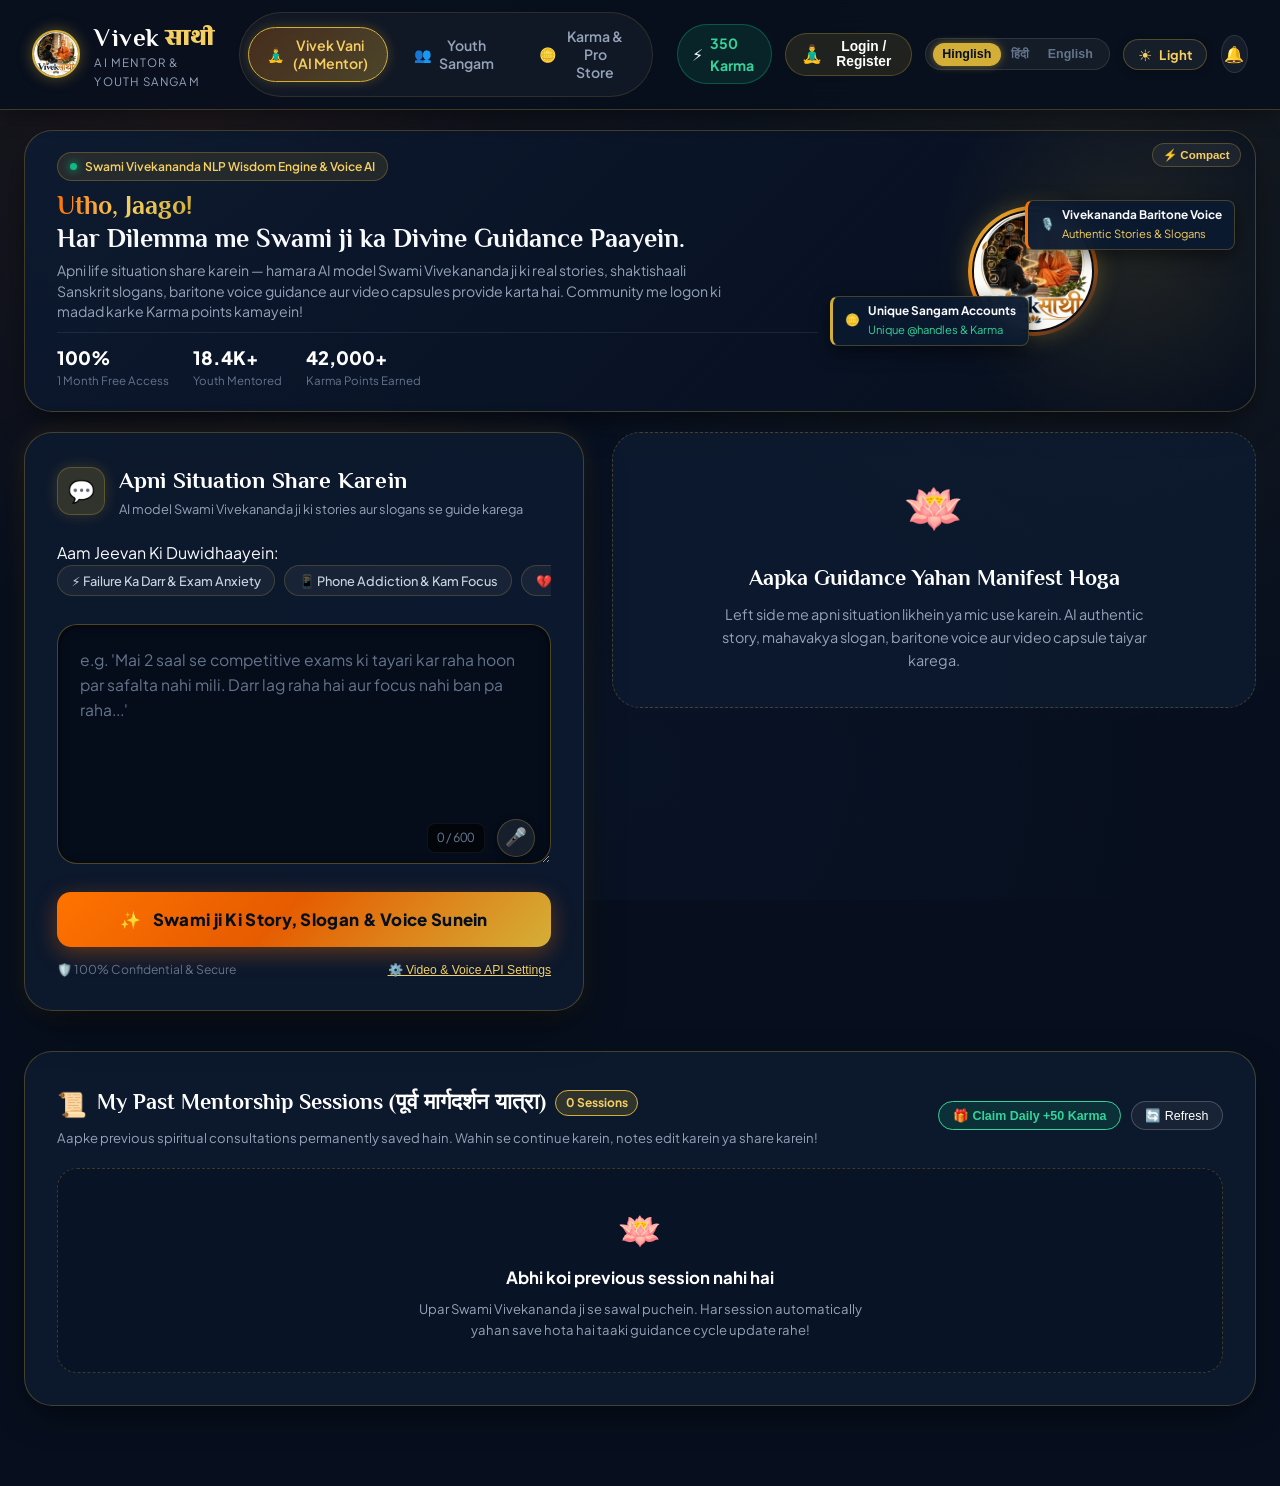
<file: index.html>
<!DOCTYPE html>
<html lang="en">
<head>
  <meta charset="UTF-8">
  <meta name="viewport" content="width=device-width, initial-scale=1.0">
  <title>Vivek साथी - AI Mentorship, Stories &amp; Youth Community</title>
  <meta name="description" content="AI Mentorship powered by Swami Vivekananda's eternal stories, slogans, and baritone voice. Pure email verification, unique handles, and peer community support.">
  
  <!-- Google Fonts -->
  <link rel="preconnect" href="https://fonts.googleapis.com">
  <link rel="preconnect" href="https://fonts.gstatic.com" crossorigin>
  <link href="https://fonts.googleapis.com/css2?family=Cinzel:wght@600;700;800&family=Philosopher:ital,wght@0,400;0,700;1,400&family=Plus+Jakarta+Sans:wght@300;400;500;600;700;800&family=Rozha+One&family=Yatra+One&display=swap" rel="stylesheet">
  
  <!-- Stylesheet -->
  <link rel="stylesheet" href="style.css">
  <script>
    (function() {
      const savedTheme = localStorage.getItem('vivek_theme') || 'dark';
      document.documentElement.setAttribute('data-theme', savedTheme);
    })();
  </script>
</head>
<body>

  <!-- Navigation Bar -->
  <header class="navbar" id="topNavbar">
    <div class="brand" id="brandLogo" onclick="switchTab('mentorship')">
      <img src="assets/logo.jpg" alt="Vivek साथी Official Logo" class="brand-logo-img" id="mainBrandLogo">
      <div class="brand-text">
        <h1 id="brandTitle">
          <span class="title-latin" data-i18n="brand_title_latin">Vivek</span>
          <span class="title-hindi" data-i18n="brand_title_hindi">साथी</span>
        </h1>
        <p id="brandSubtitle" data-i18n="brand_subtitle">AI Mentor &amp; Youth Sangam</p>
      </div>
    </div>

    <!-- Navigation Tabs -->
    <nav class="nav-tabs" aria-label="Main Navigation">
      <button class="nav-tab-btn active" id="tabBtnMentorship" onclick="switchTab('mentorship')">
        <span>🧘‍♂️</span> <span data-i18n="nav_mentorship">Vivek Vani (AI Mentor)</span>
      </button>
      <button class="nav-tab-btn" id="tabBtnCommunity" onclick="switchTab('community')">
        <span>👥</span> <span data-i18n="nav_community">Youth Sangam</span>
      </button>
      <button class="nav-tab-btn" id="tabBtnStore" onclick="switchTab('store')">
        <span>🪙</span> <span data-i18n="nav_store">Karma &amp; Pro Store</span>
      </button>
    </nav>

    <!-- Header Actions -->
    <div class="header-actions">
      <!-- Karma Badge -->
      <div class="karma-badge" id="userKarmaBadge" onclick="switchTab('store')" title="Click to view Karma wallet">
        <span>⚡</span>
        <span class="karma-points" id="headerKarmaPoints">350 Karma</span>
      </div>

      <!-- Auth / User Portal Pill Button -->
      <button class="auth-user-btn" id="authPortalNavBtn" onclick="handleAuthPortalClick()">
        <span class="auth-user-avatar" id="navUserAvatar">🧘‍♂️</span>
        <span id="navUserName" data-i18n="auth_btn_login">Login / Register</span>
      </button>

      <!-- Language Selector -->
      <div class="lang-selector" id="langSelector">
        <button class="lang-btn active" id="langBtnHinglish" onclick="setLanguage('hinglish')">Hinglish</button>
        <button class="lang-btn" id="langBtnHindi" onclick="setLanguage('hindi')">हिंदी</button>
        <button class="lang-btn" id="langBtnEnglish" onclick="setLanguage('english')">English</button>
      </div>

      <!-- Theme Toggle (Vedic Saffron & Gold Light / Cosmic Dark) -->
      <button class="theme-toggle-btn" id="themeToggleBtn" onclick="toggleTheme()" title="Switch Saffron & Gold Light / Cosmic Dark Theme">
        <span class="theme-icon" id="themeToggleIcon">☀️</span>
        <span class="theme-label" id="themeToggleLabel">Light</span>
      </button>

      <!-- Ambient Sound Toggle -->
      <button class="sound-toggle-btn" id="ambientSoundBtn" onclick="toggleAmbientSound()" title="Toggle Meditative Ambient Sound">
        🔔
      </button>
    </div>
  </header>

  <!-- Main Container -->
  <main class="main-wrapper">

    <!-- Hero Banner with Official Logo Graphic & Slogan -->
    <section class="hero-banner" id="heroBanner">
      <button class="hero-collapse-toggle-btn" id="heroCollapseToggleBtn" onclick="toggleHeroCollapse()" title="Toggle Hero Banner View">⚡ Compact</button>
      <div class="hero-content">
        <div class="hero-pill">
          <span class="dot"></span>
          <span data-i18n="hero_pill">Swami Vivekananda NLP Wisdom Engine &amp; Voice AI</span>
        </div>
        <h2 class="hero-title" id="heroHeading">
          <span class="gradient-text" data-i18n="hero_title_1">Arise, Awake!</span><br>
          <span data-i18n="hero_title_2">Discover Divine Guidance for Every Dilemma.</span>
        </h2>
        <p class="hero-desc" data-i18n="hero_desc">
          Share your life situation — our AI model provides authentic stories from Swami Vivekananda's life, empowering Sanskrit slogans, baritone voice guidance, and custom video storyboards. Help peers in the community to earn Karma points!
        </p>

        <div class="hero-stats">
          <div class="stat-item">
            <h4>100%</h4>
            <p data-i18n="stat_free">1 Month Free Access</p>
          </div>
          <div class="stat-item">
            <h4>18.4K+</h4>
            <p data-i18n="stat_youth">Youth Mentored</p>
          </div>
          <div class="stat-item">
            <h4>42,000+</h4>
            <p data-i18n="stat_karma">Karma Points Earned</p>
          </div>
        </div>
      </div>

      <div class="hero-visual">
        <div class="hero-portrait-frame">
          <img src="assets/logo.jpg" alt="Vivek साथी Official Emblem" class="hero-portrait-img" id="heroImage">
        </div>
        <div class="floating-badge badge-top">
          <span>🎙️</span>
          <div>
            <strong data-i18n="badge_voice_title">Vivekananda Baritone Voice</strong>
            <p style="font-size: 0.7rem; color: var(--gold-light);" data-i18n="badge_voice_sub">Authentic Stories &amp; Slogans</p>
          </div>
        </div>
        <div class="floating-badge badge-bottom">
          <span>🪙</span>
          <div>
            <strong data-i18n="badge_sangam_title">Unique Sangam Accounts</strong>
            <p style="font-size: 0.7rem; color: var(--emerald-glow);" data-i18n="badge_sangam_sub">Unique @handles &amp; Karma</p>
          </div>
        </div>
      </div>
    </section>

    <!-- TAB 1: AI MENTORSHIP STUDIO (VIVEK VANI) -->
    <section class="tab-content active" id="tabContentMentorship">
      <div class="mentorship-grid">
        
        <!-- Input Form Card -->
        <div class="input-card">
          <div class="card-header-styled">
            <div class="card-header-icon">💬</div>
            <div>
              <h3 data-i18n="form_title">Share Your Situation</h3>
              <p style="font-size: 0.8rem; color: var(--text-muted);" data-i18n="form_subtitle">AI model provides guidance from Swami Vivekananda's stories &amp; slogans</p>
            </div>
          </div>

          <!-- Quick Suggestion Chips -->
          <div class="quick-prompts-label" data-i18n="quick_topics_label">Common Life Dilemmas:</div>
          <div class="chips-cloud" id="quickChipsContainer">
            <button class="prompt-chip" id="chip_fear" onclick="applyPresetPrompt('fear')" data-i18n="chip_fear">⚡ Fear of Failure &amp; Exam Anxiety</button>
            <button class="prompt-chip" id="chip_discipline" onclick="applyPresetPrompt('discipline')" data-i18n="chip_discipline">📱 Phone Addiction / Low Focus</button>
            <button class="prompt-chip" id="chip_breakup" onclick="applyPresetPrompt('breakup')" data-i18n="chip_breakup">💔 Rejection / Low Self-Esteem</button>
            <button class="prompt-chip" id="chip_strength" onclick="applyPresetPrompt('strength')" data-i18n="chip_strength">🏋️ Physical &amp; Mental Weakness</button>
            <button class="prompt-chip" id="chip_purpose" onclick="applyPresetPrompt('purpose')" data-i18n="chip_purpose">🧭 Finding Life Purpose &amp; Direction</button>
          </div>

          <!-- Situation Input Box -->
          <div class="input-box-wrapper">
            <textarea 
              id="userSituationInput" 
              class="situation-textarea" 
              placeholder="e.g. 'I have been preparing for competitive exams for 2 years without success. Feeling overwhelmed by fear of failure and losing focus...'"
              maxlength="600"
              oninput="handleCharCount()"
            ></textarea>
            
            <div class="input-actions-bar">
              <span class="char-counter" id="charCountLabel">0 / 600</span>
              <button class="mic-btn" id="voiceInputMicBtn" onclick="toggleSpeechRecognition()" title="Voice Input (Speech-to-Text)">
                🎤
              </button>
            </div>
          </div>

          <!-- Submit CTA Button -->
          <button class="action-cta-btn" id="generateGuidanceBtn" onclick="processSituationMentorship()">
            <span>✨</span> <span data-i18n="btn_generate">Hear Swami ji's Story, Slogan &amp; Voice</span>
          </button>

          <div style="display: flex; justify-content: space-between; align-items: center; margin-top: 0.85rem;">
            <div class="guidance-guarantee" style="font-size: 0.76rem; color: var(--text-dim);">
              <span>🛡️</span> <span data-i18n="guarantee_text">100% Confidential</span>
            </div>
            <button onclick="openVideoSettingsModal()" style="background: none; border: none; color: var(--gold-light); font-size: 0.76rem; cursor: pointer; text-decoration: underline;" data-i18n="api_settings_link">
              ⚙️ Video &amp; Voice API Settings
            </button>
          </div>
        </div>

        <!-- Mentorship Output Showcase -->
        <div class="output-card-wrapper" id="outputCardWrapper">
          
          <!-- State 1: Empty Initial Placeholder -->
          <div class="empty-state-card" id="emptyGuidanceState" style="background: var(--bg-card); border: 1px dashed var(--border-gold); border-radius: var(--radius-xl); padding: 2.2rem 1.75rem; text-align: center;">
            <div style="font-size: 3rem; margin-bottom: 1rem;">🪷</div>
            <h4 style="font-family: var(--font-heading); font-size: 1.35rem; color: #fff; margin-bottom: 0.5rem;" data-i18n="empty_title">
              Your Guidance Will Manifest Here
            </h4>
            <p style="font-size: 0.9rem; color: var(--text-muted); max-width: 440px; margin: 0 auto;" data-i18n="empty_desc">
              Type your situation on the left or use the microphone. AI will generate an authentic story, Mahavakra slogan, baritone voice, and matched video capsule.
            </p>
          </div>

          <!-- State 2: Processing State -->
          <div class="processing-card" id="processingGuidanceState" style="display: none; background: var(--bg-card); border: 1px solid var(--border-gold); border-radius: var(--radius-xl); padding: 3rem 2rem; text-align: center; flex-direction: column; align-items: center; justify-content: center; gap: 1.5rem;">
            <div style="width: 68px; height: 68px; border-radius: 50%; border: 3px solid rgba(212,175,55,0.2); border-top-color: var(--gold-primary); animation: spin 1.2s infinite linear; display: flex; align-items: center; justify-content: center;">
              <span style="font-size: 1.8rem; color: var(--gold-light);">ॐ</span>
            </div>
            <div>
              <h4 style="font-family: var(--font-heading); font-size: 1.25rem; color: #fff;" id="processingTitle" data-i18n="processing_title">
                Consulting Swami Vivekananda's Teachings...
              </h4>
              <p style="font-size: 0.85rem; color: var(--text-muted); margin-top: 0.4rem;" id="processingSubtitle" data-i18n="processing_desc">
                NLP model running • Matching authentic story • Synthesizing baritone voice • Preparing video storyboard
              </p>
            </div>
          </div>

          <!-- State 3: Active Result Card -->
          <div class="guidance-result-card" id="activeGuidanceResult">
            
            <div style="display: flex; justify-content: space-between; align-items: center; margin-bottom: 1rem;">
              <div class="result-badge" style="background: rgba(212, 175, 55, 0.15); border: 1px solid var(--border-gold); color: var(--gold-light); font-size: 0.75rem; font-weight: 700; padding: 0.25rem 0.7rem; border-radius: var(--radius-full);">
                <span>🔥</span> <span data-i18n="result_badge">Vivek Saarthi Guidance Capsule</span>
              </div>
              <span style="font-size: 0.76rem; color: var(--emerald-glow);" data-i18n="karma_awarded_tag">⚡ +10 Karma Awarded</span>
            </div>

            <!-- Swami Vivekananda's Matched Story Capsule -->
            <div class="story-capsule-box">
              <span class="story-badge" data-i18n="story_badge">📖 Swami Vivekananda's Real Story</span>
              <h4 class="story-title-h4" id="resultStoryTitle">The Monkeys of Varanasi (Face the Brutes!)</h4>
              <p class="story-body-p" id="resultStoryBody">Loading story...</p>
              <div class="story-lesson-p" id="resultStoryLesson">
                💡 <strong data-i18n="lesson_prefix">Life Lesson:</strong> Running away from fear only magnifies it. Confront challenges boldly!
              </div>
            </div>

            <!-- Slogan & Mantra Box -->
            <div class="slogan-highlight-box">
              <div class="sanskrit-quote" id="resultSanskritQuote">
                "नायमात्मा बलहीनेन लभ्यः। निर्भय बनो!"
              </div>
              <div class="translation-quote" id="resultTranslationQuote">
                "Strength is life, weakness is death! Stand and face the storm fearlessly."
              </div>
            </div>

            <!-- Audio Player Module -->
            <div class="audio-capsule-module">
              <div class="audio-header">
                <div class="audio-meta">
                  <img src="assets/logo.jpg" alt="Swami ji" class="swami-mini-avatar">
                  <div>
                    <h4 data-i18n="voice_title">Listen in Swami Vivekananda's Baritone Voice</h4>
                    <p data-i18n="voice_subtitle">Deep Baritone AI Voice • Story Narration &amp; Slogan</p>
                  </div>
                </div>
                <div class="audio-time-label" id="audioTimerDisplay">00:00 / 00:36</div>
              </div>

              <div class="audio-controls">
                <button class="play-pause-circle-btn" id="voicePlayPauseBtn" onclick="toggleSwamiVoicePlayback()">
                  ▶
                </button>
                <div class="canvas-waveform-container">
                  <canvas id="audioVisualizerCanvas"></canvas>
                </div>
              </div>

              <div class="subtitles-box" id="audioSubtitleTrack" style="background: rgba(255, 255, 255, 0.03); padding: 0.75rem 1rem; border-radius: var(--radius-sm); font-size: 0.85rem; color: var(--gold-light); font-style: italic; border-left: 2px solid var(--gold-primary);">
                <span>🔊</span> <span id="activeSubtitleText">"Face the brutes! Confront your fears like a lion..."</span>
              </div>
            </div>

            <!-- Vivek Vani Multi-Language HD Video Player Module -->
            <div class="video-capsule-module" id="vivekVaniVideoModule">
              
              <!-- Video Topbar with Discourse Title, Language Audio Selector & Mode Toggle -->
              <div class="video-capsule-topbar">
                <div class="video-topbar-left">
                  <span class="video-badge-pill">🎬 <strong id="videoThemeBadgeTitle">Vivek Vani HD Video</strong></span>
                  <span class="video-topic-tag" id="videoTopicTag">⚡ Fear of Failure &amp; Tiger Courage</span>
                </div>
                <div class="video-topbar-right">
                  <!-- Language Selector for Video Voiceover / Audio -->
                  <div class="video-lang-pill-group" title="Select Video Voiceover Language">
                    <span class="video-lang-icon">🎙️ Audio:</span>
                    <button class="vlang-pill-btn active" id="vlangBtnHing" onclick="switchVideoLang('hinglish')">Hinglish</button>
                    <button class="vlang-pill-btn" id="vlangBtnHi" onclick="switchVideoLang('hindi')">हिंदी</button>
                    <button class="vlang-pill-btn" id="vlangBtnEn" onclick="switchVideoLang('english')">English</button>
                  </div>
                  <!-- Mode Switcher (Real HD Video vs Canvas Storyboard) -->
                  <button class="video-mode-toggle-btn" id="videoModeToggleBtn" onclick="toggleVideoPlayerMode()" title="Toggle Real HD Video or Generative Canvas">
                    <span id="videoModeIcon">🎨</span> <span id="videoModeLabel">Canvas Mode</span>
                  </button>
                </div>
              </div>

              <!-- Main Video Stage (HTML5 Real MP4 Video + Canvas Fallback) -->
              <div class="video-player-container" id="videoPlayerContainer">
                <!-- 1. Real MP4 Video Element (with audio tracks) -->
                <video id="vivekVaniRealVideo" 
                       playsinline 
                       preload="metadata" 
                       controls 
                       controlsList="nodownload"
                       style="width: 100%; max-height: 330px; aspect-ratio: 16/9; background: #000; display: block; object-fit: contain;">
                  <source id="realVideoSource" src="assets/videos/confidence_tiger_01_hing.mp4" type="video/mp4">
                  Your browser does not support the video tag.
                </video>

                <!-- 2. Generative Kinetic Canvas (Accessible via Mode Switch) -->
                <canvas id="aiVideoCanvas" style="display: none; width: 100%; max-height: 330px; aspect-ratio: 16/9; background: #000; object-fit: contain;"></canvas>

                <!-- Canvas Control Bar (Active when in canvas mode) -->
                <div class="video-control-bar" id="canvasControlBar" style="display: none;">
                  <button class="video-btn" id="videoPlayPauseBtn" onclick="toggleVideoPlayback()">▶</button>
                  <div class="video-progress-bar" id="videoProgressTrack" onclick="seekVideoProgress(event)">
                    <div class="video-progress-filled" id="videoProgressFill"></div>
                  </div>
                  <span style="font-size: 0.75rem; color: #cbd5e1; font-family: monospace;" id="videoTimeTag">0:00 / 0:36</span>
                  <button class="video-btn active-toggle" id="videoVoiceToggleBtn" onclick="toggleVideoVoiceNarration()" title="Mute/Unmute Swami Vivekananda Baritone Dictation">🔊 Voice ON</button>
                  <button class="video-btn" onclick="restartVideoAnimation()" title="Replay">↺</button>
                  <button class="video-btn" onclick="toggleVideoFullscreen()" title="Fullscreen">⛶</button>
                </div>
              </div>

              <!-- Video Themes / Discourse Playlist Carousel -->
              <div class="video-discourse-carousel-wrapper">
                <div class="carousel-label">
                  <span>📜 <strong>Wisdom Discourses (8 Multi-Lingual MP4 Katha Videos):</strong></span>
                </div>
                <div class="video-discourse-carousel" id="videoDiscourseCarousel">
                  <button class="vdisc-chip active" id="vchip_fear_courage" onclick="selectVideoTheme('fear_courage')">
                    ⚡ Fear &amp; Courage
                  </button>
                  <button class="vdisc-chip" id="vchip_focus_discipline" onclick="selectVideoTheme('focus_discipline')">
                    📱 Focus &amp; Study
                  </button>
                  <button class="vdisc-chip" id="vchip_stress_calm" onclick="selectVideoTheme('stress_calm')">
                    🧘 Stress &amp; Calm
                  </button>
                  <button class="vdisc-chip" id="vchip_rejection_heartbreak" onclick="selectVideoTheme('rejection_heartbreak')">
                    💔 Heartbreak &amp; Healing
                  </button>
                  <button class="vdisc-chip" id="vchip_anger_patience" onclick="selectVideoTheme('anger_patience')">
                    🔥 Anger &amp; Patience
                  </button>
                  <button class="vdisc-chip" id="vchip_health_vitality" onclick="selectVideoTheme('health_vitality')">
                    🏋️ Health &amp; Vitality
                  </button>
                  <button class="vdisc-chip" id="vchip_money_growth" onclick="selectVideoTheme('money_growth')">
                    💰 Career &amp; Wealth
                  </button>
                  <button class="vdisc-chip" id="vchip_loneliness_connection" onclick="selectVideoTheme('loneliness_connection')">
                    🌌 Loneliness &amp; Grief
                  </button>
                </div>
              </div>

            </div>

            <!-- Result Actions -->
            <div style="display: flex; gap: 0.85rem; margin-top: 1.5rem;">
              <button class="secondary-pill-btn" onclick="saveWisdomToJournal()" style="flex: 1; background: rgba(255, 255, 255, 0.05); border: 1px solid var(--border-gold); color: #fff; padding: 0.65rem 1rem; border-radius: var(--radius-md); font-weight: 600; cursor: pointer;">
                <span>🔖</span> <span data-i18n="btn_save_journal">Save to Journal</span>
              </button>
              <button class="secondary-pill-btn" onclick="shareWisdomToSangam()" style="flex: 1; background: rgba(212, 175, 55, 0.15); border: 1px solid var(--gold-primary); color: var(--gold-light); padding: 0.65rem 1rem; border-radius: var(--radius-md); font-weight: 600; cursor: pointer;">
                <span>🌐</span> <span data-i18n="btn_share_community">Share in Youth Sangam</span>
              </button>
              <button class="secondary-pill-btn" onclick="copyWisdomQuote()" style="flex: 1; background: rgba(255, 255, 255, 0.05); border: 1px solid rgba(255,255,255,0.15); color: #fff; padding: 0.65rem 1rem; border-radius: var(--radius-md); font-weight: 600; cursor: pointer;">
                <span>📋</span> <span data-i18n="btn_copy">Copy Slogan</span>
              </button>
            </div>

            <!-- ========================================== -->
            <!-- 🎯 PERSONALIZED ACTION PLAN & COGNITIVE SHIFT -->
            <!-- ========================================== -->
            <div class="action-plan-container" id="actionPlanContainer" style="margin-top: 1.75rem; background: rgba(11, 26, 48, 0.7); border: 1px solid var(--border-gold); border-radius: var(--radius-lg); padding: 1.5rem;">
              <div style="display: flex; justify-content: space-between; align-items: center; margin-bottom: 1rem; flex-wrap: wrap; gap: 0.5rem;">
                <div style="display: flex; align-items: center; gap: 0.5rem;">
                  <span style="font-size: 1.25rem;">🎯</span>
                  <h4 style="font-family: var(--font-heading); color: #fff; margin: 0; font-size: 1.15rem;" data-i18n="action_plan_heading">Personalized Guidance &amp; Action Plan</h4>
                </div>
                <span style="font-size: 0.75rem; background: rgba(212, 175, 55, 0.15); border: 1px solid var(--border-gold); color: var(--gold-light); padding: 0.2rem 0.6rem; border-radius: var(--radius-full); font-weight: 700;">VivekSaarthi Action Engine</span>
              </div>

              <!-- Mindset Shift Banner -->
              <div class="mindset-shift-box" id="mindsetShiftBox" style="background: linear-gradient(135deg, rgba(255, 115, 0, 0.12), rgba(212, 175, 55, 0.12)); border-left: 3px solid var(--saffron-primary); padding: 1rem 1.2rem; border-radius: var(--radius-sm); margin-bottom: 1.25rem;">
                <div style="font-size: 0.78rem; text-transform: uppercase; letter-spacing: 0.05em; color: var(--gold-light); font-weight: 700; margin-bottom: 0.25rem;">🧠 Cognitive Reframing</div>
                <p id="mindsetShiftText" style="color: #f1f5f9; font-size: 0.95rem; font-weight: 500; margin: 0; line-height: 1.5;">
                  "Failure ko identity mat banao. Galti identify karo aur action par wapas aao."
                </p>
              </div>

              <!-- 5 Concrete Action Steps Grid -->
              <div style="margin-bottom: 1.5rem;">
                <div style="font-size: 0.85rem; font-weight: 700; color: #fff; margin-bottom: 0.75rem; display: flex; align-items: center; gap: 0.4rem;">
                  <span>⚡</span> <span>What You Should Do Right Now (5 Concrete Steps):</span>
                </div>
                <div class="action-steps-grid" id="actionStepsGrid" style="display: grid; grid-template-columns: repeat(auto-fit, minmax(280px, 1fr)); gap: 0.75rem;">
                  <!-- Dynamically populated -->
                </div>
              </div>

              <!-- Your Next 24 Hours Interactive Checklist -->
              <div class="next-24h-box" style="background: rgba(5, 11, 22, 0.6); border: 1px solid rgba(212, 175, 55, 0.25); border-radius: var(--radius-md); padding: 1.25rem;">
                <div style="display: flex; justify-content: space-between; align-items: center; margin-bottom: 0.75rem; flex-wrap: wrap; gap: 0.5rem;">
                  <div style="display: flex; align-items: center; gap: 0.4rem;">
                    <span>🧭</span>
                    <h5 style="color: var(--gold-light); margin: 0; font-size: 0.95rem; font-weight: 700;">Your Next 24 Hours Checklist</h5>
                  </div>
                  <span id="next24ProgressBadge" style="font-size: 0.75rem; color: #cbd5e1; font-family: monospace;">0 / 4 Completed</span>
                </div>

                <div class="checklist-progress-bar" style="height: 6px; background: rgba(255,255,255,0.08); border-radius: 4px; overflow: hidden; margin-bottom: 1rem;">
                  <div id="checklistProgressBarFill" style="width: 0%; height: 100%; background: linear-gradient(90deg, var(--gold-primary), var(--emerald-glow)); transition: width 0.3s ease;"></div>
                </div>

                <div id="next24ChecklistItems" style="display: flex; flex-direction: column; gap: 0.6rem;">
                  <!-- Checkbox items populated here -->
                </div>
              </div>
            </div>

            <!-- ========================================== -->
            <!-- ⚡ HIGGSFIELD GENERATIVE PIPELINE INSPECTOR -->
            <!-- ========================================== -->
            <div class="higgsfield-inspector-toggle-box" style="margin-top: 1.25rem;">
              <button class="secondary-pill-btn" onclick="toggleHiggsfieldInspector()" style="width: 100%; display: flex; justify-content: space-between; align-items: center; background: rgba(255,255,255,0.03); border: 1px solid rgba(212,175,55,0.3); color: #cbd5e1; padding: 0.65rem 1rem; border-radius: var(--radius-md); cursor: pointer;">
                <span style="display: flex; align-items: center; gap: 0.5rem; font-size: 0.85rem; font-weight: 600;">
                  <span>🎬</span> <span>Higgsfield AI Generative Pipeline Inspector</span>
                  <span style="background: rgba(16,185,129,0.15); color: var(--emerald-glow); font-size: 0.7rem; padding: 0.1rem 0.5rem; border-radius: var(--radius-full);">Verified Architecture</span>
                </span>
                <span id="higgsfieldChevron">▼</span>
              </button>

              <div id="higgsfieldInspectorContent" style="display: none; margin-top: 0.75rem; background: #050b16; border: 1px solid var(--border-gold); border-radius: var(--radius-md); padding: 1.25rem; font-size: 0.82rem;">
                <div style="color: var(--gold-light); font-weight: 700; margin-bottom: 0.4rem;">
                  Controlled Synthesis: VivekSaarthi Knowledge Layer ➔ Higgsfield Video Generation
                </div>
                <p style="color: var(--text-muted); font-size: 0.78rem; margin-bottom: 0.85rem; line-height: 1.4;">
                  Higgsfield is used strictly as the visual rendering engine to avoid hallucinating historical teachings. VivekSaarthi generates structured deterministic scene prompts, camera angles, character consistency tokens, and voice pacing:
                </p>
                <div id="higgsfieldScenesList" style="display: flex; flex-direction: column; gap: 0.65rem; margin-bottom: 0.85rem;">
                  <!-- Scene breakdowns -->
                </div>
                <div style="display: flex; justify-content: flex-end;">
                  <button class="secondary-pill-btn" onclick="copyHiggsfieldPromptPayload()" style="background: rgba(212,175,55,0.15); border: 1px solid var(--border-gold); color: var(--gold-light); font-size: 0.75rem; padding: 0.35rem 0.8rem; border-radius: var(--radius-sm); cursor: pointer;">
                    📋 Copy Controlled Higgsfield Payload
                  </button>
                </div>
              </div>
            </div>

            <!-- ========================================== -->
            <!-- 🚀 7-DAY & 14-DAY SADHANA CHALLENGE LAUNCHER -->
            <!-- ========================================== -->
            <div class="sadhana-launcher-card" id="sadhanaLauncherCard" style="margin-top: 1.75rem; background: linear-gradient(135deg, rgba(11,26,48,0.9), rgba(7,15,30,0.95)); border: 1.5px solid var(--gold-primary); border-radius: var(--radius-lg); padding: 1.75rem; box-shadow: 0 10px 30px rgba(0,0,0,0.5);">
              <div style="display: flex; justify-content: space-between; align-items: flex-start; margin-bottom: 1rem; flex-wrap: wrap; gap: 0.75rem;">
                <div>
                  <div style="display: flex; align-items: center; gap: 0.5rem;">
                    <span style="font-size: 1.4rem;">🧭</span>
                    <h4 style="font-family: var(--font-heading); color: #fff; margin: 0; font-size: 1.25rem;">
                      Sankalpa Sadhana: Choose Your Action Time Period
                    </h4>
                  </div>
                  <p style="font-size: 0.85rem; color: var(--text-muted); margin: 0.35rem 0 0 0;">
                    Motivation without execution resets in 24 hours. Commit to a structured Sadhana with daily tasks, verify with photo/audio proof, and earn verified Karma points!
                  </p>
                </div>
                <span style="background: rgba(212,175,55,0.15); border: 1px solid var(--gold-primary); color: var(--gold-light); font-size: 0.75rem; font-weight: 700; padding: 0.25rem 0.75rem; border-radius: var(--radius-full);">
                  🔥 Proof-Verified Points
                </span>
              </div>

              <!-- Time Period Selector: 7 Days or 14 Days -->
              <div style="display: grid; grid-template-columns: 1fr 1fr; gap: 1rem; margin-bottom: 1.25rem;">
                <div class="period-choice-card active-period" id="periodCard7" onclick="selectSadhanaPeriod(7)" style="background: rgba(212,175,55,0.12); border: 2px solid var(--gold-primary); border-radius: var(--radius-md); padding: 1rem; cursor: pointer; transition: all 0.2s ease;">
                  <div style="display: flex; justify-content: space-between; align-items: center;">
                    <span style="font-size: 1.1rem; font-weight: 800; color: #fff;">⚡ 7 Days</span>
                    <span style="font-size: 0.75rem; background: rgba(16,185,129,0.2); color: var(--emerald-glow); padding: 0.15rem 0.5rem; border-radius: var(--radius-full); font-weight: 700;">+245 Karma</span>
                  </div>
                  <div style="font-size: 0.82rem; color: var(--gold-light); font-weight: 600; margin-top: 0.3rem;">Quick Habit Reset</div>
                  <div style="font-size: 0.75rem; color: #94a3b8; margin-top: 0.2rem;">Overcome initial fear, restart momentum, and establish morning study discipline.</div>
                </div>

                <div class="period-choice-card" id="periodCard14" onclick="selectSadhanaPeriod(14)" style="background: rgba(255,255,255,0.03); border: 1px solid rgba(212,175,55,0.3); border-radius: var(--radius-md); padding: 1rem; cursor: pointer; transition: all 0.2s ease;">
                  <div style="display: flex; justify-content: space-between; align-items: center;">
                    <span style="font-size: 1.1rem; font-weight: 800; color: #fff;">🌟 14 Days</span>
                    <span style="font-size: 0.75rem; background: rgba(255,115,0,0.2); color: var(--saffron-primary); padding: 0.15rem 0.5rem; border-radius: var(--radius-full); font-weight: 700;">+490 Karma + Bonus</span>
                  </div>
                  <div style="font-size: 0.82rem; color: #cbd5e1; font-weight: 600; margin-top: 0.3rem;">Deep Transformation</div>
                  <div style="font-size: 0.75rem; color: #94a3b8; margin-top: 0.2rem;">Complete mastery: simulated test drills, deep work blocks, and mental calmness.</div>
                </div>
              </div>

              <button class="primary-gold-btn" id="launchSadhanaBtn" onclick="launchSadhanaChallenge()" style="width: 100%; padding: 0.9rem; font-size: 1rem; font-weight: 800; border-radius: var(--radius-md); display: flex; justify-content: center; align-items: center; gap: 0.6rem; cursor: pointer;">
                <span>🚀</span> <span id="launchSadhanaBtnText">Launch 7-Day Sadhana Challenge (+35 Karma/Day)</span>
              </button>
            </div>

            <!-- ========================================== -->
            <!-- 🌟 ACTIVE SADHANA ROADMAP & VERIFICATION STUDIO -->
            <!-- ========================================== -->
            <div class="active-sadhana-dashboard" id="activeSadhanaDashboard" style="display: none; margin-top: 2rem; background: var(--bg-card); border: 1.5px solid var(--border-gold); border-radius: var(--radius-xl); padding: 2rem; box-shadow: var(--shadow-card);">
              <!-- Top Challenge Bar -->
              <div style="display: flex; justify-content: space-between; align-items: center; flex-wrap: wrap; gap: 1rem; margin-bottom: 1.5rem; border-bottom: 1px solid rgba(212,175,55,0.25); padding-bottom: 1.25rem;">
                <div>
                  <div style="display: flex; align-items: center; gap: 0.6rem;">
                    <span style="font-size: 1.6rem;">👑</span>
                    <div>
                      <h3 style="font-family: var(--font-heading); color: #fff; margin: 0; font-size: 1.35rem;" id="dashboardChallengeTitle">
                        7-Day Fearlessness &amp; Exam Mastery Sadhana
                      </h3>
                      <p style="font-size: 0.82rem; color: var(--gold-light); margin: 0.2rem 0 0 0;" id="dashboardChallengeSub">
                        Daily Verified Actions Grounded in Swami Vivekananda's Principles
                      </p>
                    </div>
                  </div>
                </div>

                <div style="display: flex; gap: 0.75rem; align-items: center;">
                  <div style="background: rgba(255,115,0,0.15); border: 1px solid var(--saffron-primary); padding: 0.4rem 0.85rem; border-radius: var(--radius-full); font-size: 0.8rem; font-weight: 800; color: var(--saffron-primary); display: flex; align-items: center; gap: 0.4rem;">
                    <span>🔥</span> <span id="dashboardStreakTag">Streak: 1 Day</span>
                  </div>
                  <div style="background: rgba(16,185,129,0.15); border: 1px solid var(--emerald-glow); padding: 0.4rem 0.85rem; border-radius: var(--radius-full); font-size: 0.8rem; font-weight: 800; color: var(--emerald-glow); display: flex; align-items: center; gap: 0.4rem;">
                    <span>⚡</span> <span id="dashboardKarmaEarnedTag">+0 Karma</span>
                  </div>
                </div>
              </div>

              <!-- Overall Progress Bar -->
              <div style="margin-bottom: 1.75rem;">
                <div style="display: flex; justify-content: space-between; font-size: 0.82rem; margin-bottom: 0.4rem; color: #cbd5e1;">
                  <span id="dashboardProgressText">Progress: Day 1 of 7 (0% Completed)</span>
                  <span style="color: var(--gold-light); font-weight: 700;" id="dashboardDaysRemainingText">7 Days Remaining</span>
                </div>
                <div style="height: 10px; background: rgba(255,255,255,0.08); border-radius: 5px; overflow: hidden; border: 1px solid rgba(212,175,55,0.2);">
                  <div id="dashboardProgressBarFill" style="width: 0%; height: 100%; background: linear-gradient(90deg, #ff7300, #d4af37, #10b981); transition: width 0.4s ease;"></div>
                </div>
              </div>

              <!-- Daily Tasks Timeline & Verification Hub -->
              <div id="sadhanaDailyTasksList" style="display: flex; flex-direction: column; gap: 1.25rem;">
                <!-- Populated with Day Cards -->
              </div>
            </div>

            <!-- ========================================== -->
            <!-- 💬 SAARTHI AI FOLLOW-UP COPILOT / CHATBOT -->
            <!-- ========================================== -->
            <div class="saarthi-chatbot-container" style="margin-top: 2rem; background: rgba(7, 15, 30, 0.9); border: 1.5px solid var(--border-gold); border-radius: var(--radius-lg); padding: 1.65rem 1.85rem;">
              <div style="display: flex; align-items: center; justify-content: space-between; margin-bottom: 1rem; border-bottom: 1px solid rgba(255,255,255,0.08); padding-bottom: 0.75rem;">
                <div style="display: flex; align-items: center; gap: 0.6rem;">
                  <img src="assets/logo.jpg" alt="Saarthi" style="width: 36px; height: 36px; border-radius: 50%; border: 1.5px solid var(--gold-primary);">
                  <div>
                    <h4 style="font-family: var(--font-heading); color: #fff; margin: 0; font-size: 1.05rem;">Saarthi Follow-up Mentor</h4>
                    <span style="font-size: 0.75rem; color: var(--emerald-glow);">● Online • Reflection &amp; Action Copilot</span>
                  </div>
                </div>
                <span style="font-size: 0.78rem; color: var(--gold-light); font-style: italic;">"Arise, Awake!"</span>
              </div>

              <!-- Chat Message History -->
              <div id="saarthiChatHistory" style="display: flex; flex-direction: column; gap: 0.85rem; max-height: 330px; overflow-y: auto; padding-right: 0.5rem; margin-bottom: 1.1rem;">
                <div style="display: flex; gap: 0.6rem; align-items: flex-start;">
                  <span style="font-size: 1.25rem;">🧘‍♂️</span>
                  <div style="background: rgba(212, 175, 55, 0.12); border: 1px solid var(--border-gold); border-radius: 12px; border-top-left-radius: 2px; padding: 0.85rem 1.1rem; color: #f1f5f9; font-size: 0.92rem; line-height: 1.5; max-width: 85%;">
                    Video dekhne ke baad, main tumhare liye agla practical step plan kar sakta hoon. Kya tum chahogi main tumhare liye kal ka action plan bana du? Ya Sadhana challenge shuru karein?
                  </div>
                </div>
              </div>

              <!-- Quick Action Chips -->
              <div style="display: flex; gap: 0.45rem; overflow-x: auto; padding-bottom: 0.6rem; margin-bottom: 0.75rem;">
                <button class="scene-chip-btn" onclick="sendQuickChatMessage('🚀 7-Day Challenge Shuru Karo')" style="background: rgba(212,175,55,0.15); border: 1px solid var(--border-gold); color: var(--gold-light); font-size: 0.78rem; padding: 0.3rem 0.75rem; border-radius: var(--radius-full); cursor: pointer; white-space: nowrap;">
                  🚀 7-Day Challenge Shuru Karo
                </button>
                <button class="scene-chip-btn" onclick="sendQuickChatMessage('📅 Kal Ka Study Plan Banao')" style="background: rgba(255,255,255,0.06); border: 1px solid rgba(255,255,255,0.15); color: #cbd5e1; font-size: 0.78rem; padding: 0.3rem 0.75rem; border-radius: var(--radius-full); cursor: pointer; white-space: nowrap;">
                  📅 Kal Ka Study Plan Banao
                </button>
                <button class="scene-chip-btn" onclick="sendQuickChatMessage('🧘 Darr &amp; Anxiety Tips')" style="background: rgba(255,255,255,0.06); border: 1px solid rgba(255,255,255,0.15); color: #cbd5e1; font-size: 0.78rem; padding: 0.3rem 0.75rem; border-radius: var(--radius-full); cursor: pointer; white-space: nowrap;">
                  🧘 Darr &amp; Anxiety Tips
                </button>
              </div>

              <!-- Chat Input Bar -->
              <div style="display: flex; gap: 0.6rem;">
                <input type="text" id="saarthiChatInput" placeholder="Apna sawal ya agla step poochhein..." style="flex: 1; background: rgba(0,0,0,0.55); border: 1.5px solid rgba(212,175,55,0.35); border-radius: var(--radius-md); padding: 0.85rem 1.15rem; color: #fff; font-size: 0.95rem; outline: none;" onkeydown="if(event.key==='Enter') sendSaarthiChatMessage()">
                <button class="primary-gold-btn" onclick="sendSaarthiChatMessage()" style="padding: 0.85rem 1.4rem; font-weight: 700; border-radius: var(--radius-md); cursor: pointer; font-size: 0.95rem;">
                  Send
                </button>
              </div>
            </div>

          </div>

        </div>

      </div>

      <!-- 3. PREVIOUS MENTORSHIP JOURNEY / PAST SESSIONS -->
      <div class="past-mentorships-container" id="pastMentorshipsSection" style="margin-top: 2.5rem; background: var(--bg-card); border: 1px solid var(--border-gold); border-radius: var(--radius-xl); padding: 2rem; box-shadow: var(--shadow-card);">
        <div style="display: flex; justify-content: space-between; align-items: center; margin-bottom: 1.25rem; flex-wrap: wrap; gap: 0.75rem;">
          <div>
            <div style="display: flex; align-items: center; gap: 0.6rem;">
              <span style="font-size: 1.5rem;">📜</span>
              <h3 style="font-family: var(--font-heading); font-size: 1.35rem; color: #fff; margin: 0;" data-i18n="history_heading">
                My Past Mentorship Sessions (पूर्व मार्गदर्शन यात्रा)
              </h3>
              <span id="pastSessionsCountBadge" style="background: rgba(212,175,55,0.18); border: 1px solid var(--gold-primary); color: var(--gold-light); font-size: 0.75rem; font-weight: 700; padding: 0.15rem 0.6rem; border-radius: var(--radius-full);">
                0 Sessions
              </span>
            </div>
            <p style="font-size: 0.82rem; color: var(--text-muted); margin-top: 0.3rem;" data-i18n="history_sub">
              Your previous spiritual consultations are permanently saved. Continue where you left off, edit your notes, or share wisdom with peers!
            </p>
          </div>
          <div style="display: flex; gap: 0.6rem;">
            <button class="secondary-pill-btn" onclick="claimDailyCheckinBonus()" style="background: rgba(16,185,129,0.15); border: 1px solid var(--emerald-glow); color: var(--emerald-glow); font-size: 0.78rem; font-weight: 700; padding: 0.4rem 0.85rem; border-radius: var(--radius-full); cursor: pointer;" title="Claim daily Sadhana Karma">
              🎁 Claim Daily +50 Karma
            </button>
            <button class="secondary-pill-btn" onclick="fetchAndRenderPastSessions()" style="background: rgba(255,255,255,0.05); border: 1px solid rgba(255,255,255,0.2); color: #fff; font-size: 0.78rem; padding: 0.4rem 0.85rem; border-radius: var(--radius-full); cursor: pointer;">
              🔄 Refresh
            </button>
          </div>
        </div>

        <!-- Low Karma Alert Banner (shown when karma is 0) -->
        <div id="zeroKarmaWarningBanner" style="display: none; background: linear-gradient(135deg, rgba(220,38,38,0.2), rgba(212,175,55,0.15)); border: 1px solid rgba(239,68,68,0.5); border-radius: var(--radius-md); padding: 1rem 1.25rem; margin-bottom: 1.25rem; justify-content: space-between; align-items: center; flex-wrap: wrap; gap: 0.75rem;">
          <div style="display: flex; align-items: center; gap: 0.75rem;">
            <span style="font-size: 1.4rem;">⚠️</span>
            <div>
              <strong style="color: #fca5a5; font-size: 0.88rem;" data-i18n="karma_zero_title">0 Karma Balance Remaining!</strong>
              <p style="color: #cbd5e1; font-size: 0.78rem; margin: 0;" data-i18n="karma_zero_desc">Earn +15 Karma by answering questions in Youth Sangam, claim your +50 daily check-in, or top-up.</p>
            </div>
          </div>
          <div style="display: flex; gap: 0.5rem;">
            <button onclick="claimDailyCheckinBonus()" style="background: var(--gold-primary); border: none; color: #070f1e; font-weight: 700; padding: 0.4rem 0.8rem; border-radius: var(--radius-full); font-size: 0.76rem; cursor: pointer;">
              🎁 Claim +50 Free
            </button>
            <button onclick="switchTab('community')" style="background: rgba(255,255,255,0.1); border: 1px solid rgba(255,255,255,0.2); color: #fff; padding: 0.4rem 0.8rem; border-radius: var(--radius-full); font-size: 0.76rem; cursor: pointer;">
              👥 Help in Sangam
            </button>
          </div>
        </div>

        <!-- Zero / Empty State -->
        <div id="pastSessionsEmptyState" style="text-align: center; padding: 2rem 1rem; background: rgba(7, 15, 30, 0.5); border-radius: var(--radius-lg); border: 1px dashed rgba(212,175,55,0.25);">
          <div style="font-size: 2.2rem; margin-bottom: 0.5rem;">🪷</div>
          <h4 style="color: #fff; font-size: 1.05rem; margin-bottom: 0.4rem;" data-i18n="history_empty_title">
            No Past Sessions Yet
          </h4>
          <p style="font-size: 0.82rem; color: var(--text-muted); max-width: 480px; margin: 0 auto;" data-i18n="history_empty_desc">
            Ask any question or dilemma to Swami Vivekananda above. Each wisdom session is automatically recorded here so your guidance cycle never resets!
          </p>
        </div>

        <!-- List of Sessions -->
        <div class="past-sessions-grid" id="pastSessionsList" style="display: none; grid-template-columns: repeat(auto-fill, minmax(320px, 1fr)); gap: 1.25rem;">
          <!-- Dynamically populated -->
        </div>
      </div>
    </section>

    <!-- TAB 2: YOUTH SANGAM (COMMUNITY & PEER SUPPORT WITH UNIQUE ACCOUNTS) -->
    <section class="tab-content" id="tabContentCommunity">
      <div class="community-layout">
        
        <!-- Left Side: Posts & Feed -->
        <div class="community-main">
          
          <div style="display: flex; justify-content: space-between; align-items: center; margin-bottom: 1.5rem; flex-wrap: wrap; gap: 1rem;">
            <div>
              <h3 style="font-family: var(--font-heading); font-size: 1.4rem; color: #fff;" data-i18n="comm_heading">
                Youth Sangam - Be Each Other's Guide
              </h3>
              <p style="font-size: 0.85rem; color: var(--text-muted);" data-i18n="comm_subheading">
                Every user has a unique account &amp; @handle. Help peers to earn Karma points!
              </p>
            </div>

            <div style="display: flex; gap: 0.5rem; flex-wrap: wrap; align-items: center;">
              <button class="comm-filter-btn active" onclick="filterCommunityFeed('all', this)" data-i18n="comm_filter_all">All</button>
              <button class="comm-filter-btn" onclick="filterCommunityFeed('fear', this)" data-i18n="comm_filter_fear">⚡ Fear &amp; Courage</button>
              <button class="comm-filter-btn" onclick="filterCommunityFeed('focus', this)" data-i18n="comm_filter_focus">📱 Focus &amp; Habits</button>
              <button class="comm-filter-btn" onclick="filterCommunityFeed('unanswered', this)" data-i18n="comm_filter_unanswered">⚡ Needs Solutions (+25)</button>
              <button class="secondary-pill-btn" onclick="openCommunityAccountModal()" style="background: rgba(212,175,55,0.18); border: 1px solid var(--gold-primary); color: var(--gold-light); font-size: 0.78rem; font-weight: 700; padding: 0.4rem 0.85rem; border-radius: var(--radius-full); cursor: pointer;" title="Create alternate identity or switch account">
                🔄 Switch / New Sangam Account
              </button>
              <button class="secondary-pill-btn" onclick="openGuardianModal()" style="background: rgba(220, 38, 38, 0.18); border: 1px solid #ef4444; color: #fca5a5; font-size: 0.78rem; font-weight: 700; padding: 0.4rem 0.85rem; border-radius: var(--radius-full); cursor: pointer; display: flex; align-items: center; gap: 0.4rem;" title="Community Guardian & Defaulter Control Panel">
                <span>🛡️</span> <span>Sangam Guardian &amp; Defaulters</span>
              </button>
            </div>
          </div>

          <!-- Blocked Defaulter Banner (Shown when user is blocked / defaulter) -->
          <div id="communityBlockedBanner" style="display: none; background: linear-gradient(135deg, rgba(220, 38, 38, 0.25), rgba(153, 27, 27, 0.4)); border: 1px solid #ef4444; border-radius: var(--radius-lg); padding: 1.25rem 1.5rem; margin-bottom: 1.5rem; box-shadow: 0 10px 25px rgba(220, 38, 38, 0.2);">
            <div style="display: flex; gap: 1rem; align-items: flex-start;">
              <span style="font-size: 2rem;">🚫</span>
              <div style="flex: 1;">
                <div style="display: flex; justify-content: space-between; align-items: center; flex-wrap: wrap; gap: 0.5rem;">
                  <strong style="color: #fca5a5; font-size: 1.05rem;">COMMUNITY ACCESS SUSPENDED: Defaulter / Abusive Content Notice</strong>
                  <span style="background: #ef4444; color: #fff; font-size: 0.7rem; font-weight: 800; padding: 0.2rem 0.55rem; border-radius: 4px;">BLOCKED</span>
                </div>
                <p id="communityBlockedReasonText" style="color: #fee2e2; font-size: 0.86rem; margin: 0.5rem 0 0.8rem 0; line-height: 1.5;">
                  Your account has been restricted from posting or commenting in Youth Sangam due to guideline violations. Swami Vivekananda teaches: <em>"Purity of thought, speech, and action is the eternal foundation of strength."</em> Dirty comments and defaulter behavior are strictly barred.
                </p>
                <div style="display: flex; gap: 0.75rem; align-items: center; flex-wrap: wrap;">
                  <button onclick="openGuardianModal()" style="background: rgba(255,255,255,0.1); border: 1px solid #f87171; color: #fff; font-size: 0.75rem; padding: 0.35rem 0.75rem; border-radius: 6px; cursor: pointer;">
                    🛡️ View Moderation Record &amp; Status
                  </button>
                  <button onclick="openCommunityAccountModal()" style="background: transparent; border: none; color: #fca5a5; font-size: 0.75rem; cursor: pointer; text-decoration: underline;">
                    🔄 Switch Account
                  </button>
                </div>
              </div>
            </div>
          </div>

          <!-- Create New Post Box -->
          <div style="background: var(--bg-card); border: 1px solid var(--border-gold); border-radius: var(--radius-lg); padding: 1.5rem; margin-bottom: 1.8rem;">
            <div style="display: flex; justify-content: space-between; align-items: center; margin-bottom: 0.75rem;">
              <div style="display: flex; align-items: center; gap: 0.6rem;">
                <span id="postingAsAvatar" style="font-size: 1.2rem;">🧘‍♂️</span>
                <span style="font-size: 0.82rem; color: var(--text-muted);">
                  <span data-i18n="posting_as_prefix">Posting as:</span> <strong id="postingAsLabel" style="color: var(--gold-light);">Guest Seeker (@guest)</strong>
                </span>
              </div>
              <button type="button" onclick="openCommunityAccountModal()" style="background: none; border: none; color: var(--gold-light); font-size: 0.75rem; cursor: pointer; text-decoration: underline;">
                🔄 Change Identity
              </button>
            </div>

            <textarea 
              id="newCommunityPostText" 
              class="new-post-textarea" 
              placeholder="Share your dilemma or question... (e.g. 'How to overcome anxiety and build consistency?')"
              style="width: 100%; min-height: 80px; background: rgba(7, 15, 30, 0.85); border: 1px solid var(--border-gold); border-radius: var(--radius-md); padding: 0.85rem; color: #fff; font-size: 0.9rem;"
            ></textarea>
            
            <div style="display: flex; justify-content: space-between; align-items: center; margin-top: 0.8rem;">
              <label class="anon-toggle" style="display: flex; align-items: center; gap: 0.5rem; font-size: 0.82rem; color: var(--text-muted); cursor: pointer;">
                <input type="checkbox" id="postAnonymousCheck">
                <span data-i18n="anon_toggle_label">Post Anonymously</span>
              </label>

              <button class="post-publish-btn" onclick="publishCommunityPost()" style="background: linear-gradient(135deg, #ff7300, #d4af37); border: none; color: #070f1e; font-weight: 800; padding: 0.55rem 1.25rem; border-radius: var(--radius-full); cursor: pointer;">
                <span>🚀</span> <span data-i18n="btn_publish_post">Post in Sangam (+5 Karma)</span>
              </button>
            </div>
          </div>

          <!-- Feed Posts List -->
          <div class="posts-feed" id="communityPostsFeed"></div>

        </div>

        <!-- Right Side: Sidebar & Karma Leaderboard -->
        <aside class="community-sidebar">
          
          <div class="sidebar-card">
            <h4 style="font-family: var(--font-heading); font-size: 1.15rem; color: #fff; margin-bottom: 1rem; display: flex; align-items: center; gap: 0.5rem;">
              <span>🏆</span> <span data-i18n="leaderboard_title">Top Karma Mentors (Unique Accounts)</span>
            </h4>
            <div class="leaderboard-list" id="karmaLeaderboardList">
              <div style="display: flex; justify-content: space-between; padding: 0.55rem 0.7rem; border-radius: 6px; background: rgba(255,255,255,0.02); margin-bottom: 0.5rem;">
                <div>
                  <strong style="color: #fff;">Aarav Sharma</strong>
                  <span style="color: var(--text-dim); font-size: 0.72rem; display: block;">@aarav_sharma</span>
                </div>
                <strong style="color: var(--emerald-glow);">1,840 Karma</strong>
              </div>
              <div style="display: flex; justify-content: space-between; padding: 0.55rem 0.7rem; border-radius: 6px; background: rgba(255,255,255,0.02); margin-bottom: 0.5rem;">
                <div>
                  <strong style="color: #fff;">Priya Patel</strong>
                  <span style="color: var(--text-dim); font-size: 0.72rem; display: block;">@priya_patel</span>
                </div>
                <strong style="color: var(--emerald-glow);">1,420 Karma</strong>
              </div>
              <div style="display: flex; justify-content: space-between; padding: 0.55rem 0.7rem; border-radius: 6px; background: rgba(255,255,255,0.02); margin-bottom: 0.5rem;">
                <div>
                  <strong style="color: #fff;">Rohan Verma</strong>
                  <span style="color: var(--text-dim); font-size: 0.72rem; display: block;">@rohan_v</span>
                </div>
                <strong style="color: var(--emerald-glow);">990 Karma</strong>
              </div>
              <div style="display: flex; justify-content: space-between; padding: 0.55rem 0.7rem; border-radius: 6px; background: rgba(212,175,55,0.1); border: 1px solid var(--border-gold);">
                <div>
                  <strong style="color: var(--gold-light);" id="sidebarUserNameLabel">🌟 You</strong>
                  <span style="color: var(--text-dim); font-size: 0.72rem; display: block;" id="sidebarUserHandleLabel">@guest</span>
                </div>
                <strong style="color: var(--emerald-glow);" id="sidebarUserKarma">350 Karma</strong>
              </div>
            </div>
          </div>

          <div class="sidebar-card" style="border-color: rgba(16, 185, 129, 0.25);">
            <h4 style="color: var(--emerald-glow); font-size: 1rem; margin-bottom: 0.6rem;">
              <span>💡</span> <span data-i18n="how_karma_title">How to Earn Karma Points?</span>
            </h4>
            <ul style="list-style: none; display: flex; flex-direction: column; gap: 0.6rem; font-size: 0.82rem; color: var(--text-muted);">
              <li data-i18n="how_karma_1">✅ Provide Solution to a Post: +15 Karma</li>
              <li data-i18n="how_karma_2">✅ Upvoted Solution: +10 Karma per Upvote</li>
              <li data-i18n="how_karma_3">✅ Best Answer Selected: +50 Karma</li>
              <li data-i18n="how_karma_4">✅ Share a Dilemma in Sangam: +5 Karma</li>
            </ul>
          </div>

          <div class="sidebar-card" style="border-color: rgba(239, 68, 68, 0.35); background: rgba(220, 38, 38, 0.06);">
            <h4 style="color: #fca5a5; font-size: 0.95rem; margin-bottom: 0.5rem; display: flex; align-items: center; gap: 0.45rem;">
              <span>🛡️</span> <span>Dharma Rakshak Shield</span>
            </h4>
            <p style="font-size: 0.76rem; color: #cbd5e1; line-height: 1.45; margin-bottom: 0.6rem;">
              Youth Sangam is a holy sanctuary for seekers. Zero tolerance for abusive words, dirty comments, or defaulting on community trust.
            </p>
            <ul style="list-style: none; display: flex; flex-direction: column; gap: 0.45rem; font-size: 0.74rem; color: #e2e8f0; margin-bottom: 0.75rem;">
              <li>🚫 <strong>Dirty Comments:</strong> Instant strike &amp; auto-ban</li>
              <li>🚫 <strong>Defaulters:</strong> Feed access permanently locked</li>
              <li>🚩 <strong>Peer Reporting:</strong> 1-click report on every card</li>
            </ul>
            <button onclick="openGuardianModal()" style="width: 100%; background: rgba(220, 38, 38, 0.2); border: 1px solid rgba(239, 68, 68, 0.5); color: #fca5a5; font-size: 0.76rem; font-weight: 700; padding: 0.45rem; border-radius: 6px; cursor: pointer;">
              🛡️ Open Community Guardian Hub
            </button>
          </div>

        </aside>

      </div>
    </section>

    <!-- TAB 3: KARMA & PRO STORE -->
    <section class="tab-content" id="tabContentStore">
      
      <div style="background: linear-gradient(135deg, rgba(13, 26, 48, 0.95), rgba(7, 15, 30, 0.98)); border: 1px solid var(--border-gold); border-radius: var(--radius-xl); padding: 2.5rem; margin-bottom: 2.5rem; display: grid; grid-template-columns: 1.2fr 1fr; gap: 2rem; align-items: center;">
        <div>
          <h2 style="font-family: var(--font-heading); font-size: 2rem; color: #fff; margin-bottom: 0.85rem;" data-i18n="store_hero_title">
            Karma Mandir &amp; Saarthi Pass
          </h2>
          <p style="color: var(--text-muted); font-size: 0.95rem; line-height: 1.6; margin-bottom: 1.5rem;" data-i18n="store_hero_desc">
            Every new seeker gets 1 Month of AI Mentorship 100% Free. Continue free forever by helping peers with Karma points, or purchase a Saarthi Pass!
          </p>

          <div style="background: rgba(255, 255, 255, 0.04); border: 1px solid var(--border-gold); border-radius: var(--radius-lg); padding: 1.25rem;">
            <div style="display: flex; justify-content: space-between; margin-bottom: 0.6rem; font-size: 0.85rem;">
              <span style="font-weight: 700; color: #fff;" data-i18n="trial_status_title">1-Month Free Trial Status</span>
              <span style="color: var(--emerald-glow); font-weight: 700;" data-i18n="trial_remaining">24 Days Remaining</span>
            </div>
            <div style="width: 100%; height: 8px; background: rgba(255, 255, 255, 0.1); border-radius: 4px; overflow: hidden; margin-bottom: 0.5rem;">
              <div style="width: 76%; height: 100%; background: linear-gradient(90deg, #10b981, #d4af37); border-radius: 4px;"></div>
            </div>
            <div style="font-size: 0.75rem; color: var(--text-dim);" data-i18n="trial_footnote">
              Your account never stops after trial — Karma points keep it active free!
            </div>
          </div>
        </div>

        <div style="background: linear-gradient(135deg, rgba(212, 175, 55, 0.12), rgba(255, 115, 0, 0.08)); border: 1px solid var(--border-gold); border-radius: var(--radius-xl); padding: 2rem; text-align: center; display: flex; flex-direction: column; align-items: center; justify-content: center;">
          <div style="font-size: 0.8rem; color: var(--gold-light); text-transform: uppercase; letter-spacing: 1px; font-weight: 700; margin-bottom: 0.5rem;" data-i18n="wallet_label">
            Your Karma Balance
          </div>
          <div style="font-size: 3rem; font-weight: 800; color: #fff; margin-bottom: 0.4rem;">
            <span style="color: var(--emerald-glow); font-size: 2rem;">⚡</span> <span id="storeLargeKarmaBalance">350</span>
          </div>
          <p style="font-size: 0.82rem; color: var(--text-muted); margin-bottom: 1.2rem;" data-i18n="wallet_sub">
            Points earned through peer support &amp; wisdom shares
          </p>

          <div style="display: flex; gap: 0.75rem; width: 100%;">
            <button class="secondary-pill-btn" onclick="switchTab('community')" style="flex: 1; padding: 0.65rem; border-radius: 8px; background: rgba(255,255,255,0.06); border: 1px solid var(--border-gold); color: #fff; cursor: pointer;" data-i18n="btn_earn_more">
              Earn More Points
            </button>
            <button class="secondary-pill-btn" onclick="scrollToRedeem()" style="flex: 1; padding: 0.65rem; border-radius: 8px; background: var(--gold-primary); border: none; color: #070f1e; font-weight: 700; cursor: pointer;" data-i18n="btn_redeem_now">
              Redeem Points
            </button>
          </div>
        </div>
      </div>

      <!-- Section: Direct Buy Bot / Pro Subscriptions -->
      <div>
        <h3 style="font-family: var(--font-heading); font-size: 1.5rem; color: #fff; margin-bottom: 0.5rem;" data-i18n="buy_section_title">
          Direct Buy Vivek साथी Bot
        </h3>
        <p style="color: var(--text-muted); font-size: 0.9rem; margin-bottom: 1.5rem;" data-i18n="buy_section_desc">
          If you lack time to earn points in community, purchase an affordable pass to unlock the bot directly:
        </p>

        <div class="pricing-grid">
          
          <div class="pricing-card">
            <div>
              <h4 style="font-family: var(--font-heading); font-size: 1.35rem; color: #fff; margin-bottom: 0.5rem;" data-i18n="tier_1_name">Shishya Pass</h4>
              <div style="display: flex; align-items: baseline; gap: 0.3rem; margin-bottom: 1.25rem;">
                <span style="font-size: 1.3rem; color: var(--gold-light); font-weight: 700;">₹</span>
                <span style="font-size: 2.4rem; font-weight: 800; color: #fff;">99</span>
                <span style="font-size: 0.85rem; color: var(--text-dim);" data-i18n="tier_1_period">/ month</span>
              </div>
              <ul style="list-style: none; display: flex; flex-direction: column; gap: 0.85rem; margin-bottom: 2rem; font-size: 0.88rem; color: #cbd5e1;">
                <li><span style="color: var(--emerald-glow);">✓</span> <span data-i18n="tier_1_feat_1">Unlimited AI Mentorship</span></li>
                <li><span style="color: var(--emerald-glow);">✓</span> <span data-i18n="tier_1_feat_2">Swami Vivekananda Baritone Voice</span></li>
                <li><span style="color: var(--emerald-glow);">✓</span> <span data-i18n="tier_1_feat_3">10 AI Video Capsules / month</span></li>
                <li><span style="color: var(--emerald-glow);">✓</span> <span data-i18n="tier_1_feat_4">Ad-free experience</span></li>
              </ul>
            </div>
            <button class="auth-submit-btn" onclick="openCheckoutModal('Shishya Pass (Monthly)', 99)" data-i18n="btn_buy_shishya">
              Buy Monthly Pass (₹99)
            </button>
          </div>

          <div class="pricing-card featured">
            <div>
              <div style="background: linear-gradient(135deg, #ff7300, #d4af37); color: #070f1e; font-size: 0.72rem; font-weight: 800; padding: 0.25rem 0.75rem; border-radius: var(--radius-full); display: inline-block; margin-bottom: 0.5rem;" data-i18n="tier_2_tag">
                MOST POPULAR • 60% OFF
              </div>
              <h4 style="font-family: var(--font-heading); font-size: 1.35rem; color: #fff; margin-bottom: 0.5rem;" data-i18n="tier_2_name">Sadhak 3-Month Pass</h4>
              <div style="display: flex; align-items: baseline; gap: 0.3rem; margin-bottom: 1.25rem;">
                <span style="font-size: 1.3rem; color: var(--gold-light); font-weight: 700;">₹</span>
                <span style="font-size: 2.4rem; font-weight: 800; color: #fff;">249</span>
                <span style="font-size: 0.85rem; color: var(--text-dim);" data-i18n="tier_2_period">/ 3 months</span>
              </div>
              <ul style="list-style: none; display: flex; flex-direction: column; gap: 0.85rem; margin-bottom: 2rem; font-size: 0.88rem; color: #cbd5e1;">
                <li><span style="color: var(--emerald-glow);">✓</span> <span data-i18n="tier_2_feat_1">All Shishya Pass features</span></li>
                <li><span style="color: var(--emerald-glow);">✓</span> <span data-i18n="tier_2_feat_2">Unlimited HD Video Capsules</span></li>
                <li><span style="color: var(--emerald-glow);">✓</span> <span data-i18n="tier_2_feat_3">Priority AI Response Speed</span></li>
                <li><span style="color: var(--emerald-glow);">✓</span> <span data-i18n="tier_2_feat_4">"Verified Sadhak" Golden Community Badge</span></li>
                <li><span style="color: var(--emerald-glow);">✓</span> <span data-i18n="tier_2_feat_5">500 Bonus Karma Points Gifted</span></li>
              </ul>
            </div>
            <button class="auth-submit-btn" onclick="openCheckoutModal('Sadhak 3-Month Pass', 249)" data-i18n="btn_buy_sadhak">
              Buy 3-Month Pass (₹249)
            </button>
          </div>

          <div class="pricing-card">
            <div>
              <h4 style="font-family: var(--font-heading); font-size: 1.35rem; color: #fff; margin-bottom: 0.5rem;" data-i18n="tier_3_name">Saarthi Lifetime Bot</h4>
              <div style="display: flex; align-items: baseline; gap: 0.3rem; margin-bottom: 1.25rem;">
                <span style="font-size: 1.3rem; color: var(--gold-light); font-weight: 700;">₹</span>
                <span style="font-size: 2.4rem; font-weight: 800; color: #fff;">699</span>
                <span style="font-size: 0.85rem; color: var(--text-dim);" data-i18n="tier_3_period">one-time payment</span>
              </div>
              <ul style="list-style: none; display: flex; flex-direction: column; gap: 0.85rem; margin-bottom: 2rem; font-size: 0.88rem; color: #cbd5e1;">
                <li><span style="color: var(--emerald-glow);">✓</span> <span data-i18n="tier_3_feat_1">Lifetime Unlimited Access Forever</span></li>
                <li><span style="color: var(--emerald-glow);">✓</span> <span data-i18n="tier_3_feat_2">Ultra HD Vivekananda Voice Clones</span></li>
                <li><span style="color: var(--emerald-glow);">✓</span> <span data-i18n="tier_3_feat_3">Direct WhatsApp / Telegram Bot Integration</span></li>
                <li><span style="color: var(--emerald-glow);">✓</span> <span data-i18n="tier_3_feat_4">Lifetime Community Legend Crown 👑</span></li>
              </ul>
            </div>
            <button class="auth-submit-btn" onclick="openCheckoutModal('Saarthi Lifetime Bot', 699)" data-i18n="btn_buy_lifetime">
              Buy Lifetime Pass (₹699)
            </button>
          </div>

        </div>
      </div>

    </section>

  </main>

  <!-- 1. AUTHENTICATION MODAL (PURE EMAIL & UNIQUE USERNAMES) -->
  <div class="modal-overlay" id="authModalOverlay">
    <div class="auth-modal-card">
      <button class="modal-close-btn" onclick="closeAuthModal()">✕</button>

      <div style="text-align: center; margin-bottom: 1.25rem;">
        <img src="assets/logo.jpg" alt="Logo" style="width: 54px; height: 54px; border-radius: 50%; border: 2px solid var(--gold-primary); margin-bottom: 0.5rem;">
        <h3 style="font-family: var(--font-heading); font-size: 1.45rem; color: #fff;" data-i18n="auth_modal_title">
          Vivek साथी Portal
        </h3>
        <p style="font-size: 0.82rem; color: var(--text-muted);" data-i18n="auth_modal_sub">
          Login or Register with Email to access your unique Youth Sangam ID
        </p>
      </div>

      <!-- Auth Mode Tabs -->
      <div class="auth-tabs-header">
        <button class="auth-tab-link active" id="authTabBtnMobile" onclick="switchAuthTab('mobile')" data-i18n="tab_mobile_otp">📱 Mobile OTP</button>
        <button class="auth-tab-link" id="authTabBtnPassword" onclick="switchAuthTab('password')" data-i18n="tab_password">🔑 Password</button>
        <button class="auth-tab-link" id="authTabBtnOtp" onclick="switchAuthTab('otp')" data-i18n="tab_otp">📧 Email OTP</button>
        <button class="auth-tab-link" id="authTabBtnRegister" onclick="switchAuthTab('register')" data-i18n="tab_register">📝 Register</button>
      </div>

      <!-- Mode 1: Mobile Number OTP Login -->
      <div id="authPanelMobile">
        <div class="form-group">
          <label data-i18n="label_mobile">10-Digit Mobile Number:</label>
          <div class="otp-send-row">
            <span style="background: rgba(212,175,55,0.15); border: 1px solid var(--border-gold); padding: 0.65rem 0.85rem; border-radius: var(--radius-md); color: var(--gold-light); font-weight: 700;">+91</span>
            <input type="tel" id="authMobileTargetInput" class="form-input" placeholder="e.g. 9876543210" maxlength="10">
            <button class="send-otp-btn" id="sendMobileOtpBtn" onclick="requestMobileOtpFromBackend()" data-i18n="btn_send_mobile_otp">
              Send OTP
            </button>
          </div>
          <small style="font-size: 0.72rem; color: var(--text-dim); display: block; margin-top: 4px;" data-i18n="mobile_otp_subtext">
            📱 Instant SMS verification code for fast 1-click access
          </small>
        </div>

        <div class="form-group" id="mobileOtpCodeInputGroup" style="display: none;">
          <label data-i18n="label_enter_otp">Enter 6-Digit OTP:</label>
          <input type="text" id="authMobileOtpCodeInput" class="form-input" placeholder="Enter 6-digit code (e.g. 123456)" maxlength="6">
        </div>

        <button class="auth-submit-btn" id="verifyMobileOtpBtn" onclick="verifyMobileOtpAndLogin()" style="display: none;" data-i18n="btn_verify_mobile_otp">
          Verify Mobile OTP &amp; Enter Portal
        </button>
      </div>

      <!-- Mode 2: Password Login -->
      <div id="authPanelPassword" style="display: none;">
        <div class="form-group">
          <label data-i18n="label_email_or_user">Email, Mobile, or @Username:</label>
          <input type="text" id="loginIdentifierInput" class="form-input" placeholder="Enter your email, mobile or username">
        </div>
        <div class="form-group">
          <label data-i18n="label_password">Password:</label>
          <input type="password" id="loginPasswordInput" class="form-input" placeholder="Enter password">
        </div>
        <button class="auth-submit-btn" onclick="submitPasswordLogin()" data-i18n="btn_login">
          Login to Portal
        </button>
      </div>

      <!-- Mode 3: Email OTP Login -->
      <div id="authPanelOtp" style="display: none;">
        <div class="form-group">
          <label data-i18n="label_email">Your Email Address:</label>
          <div class="otp-send-row">
            <input type="email" id="authOtpTargetInput" class="form-input" placeholder="e.g. yourname@gmail.com">
            <button class="send-otp-btn" id="sendOtpBtn" onclick="requestOtpFromBackend()" data-i18n="btn_send_otp">
              Send OTP
            </button>
          </div>
          <small style="font-size: 0.72rem; color: var(--text-dim); display: block; margin-top: 4px;" data-i18n="otp_subtext">
            📧 A verification code will be sent instantly to your email inbox
          </small>
        </div>

        <div class="form-group" id="otpCodeInputGroup" style="display: none;">
          <label data-i18n="label_enter_otp">Enter 6-Digit OTP:</label>
          <input type="text" id="authOtpCodeInput" class="form-input" placeholder="Enter 6-digit code (e.g. 123456)" maxlength="6">
        </div>

        <button class="auth-submit-btn" id="verifyOtpBtn" onclick="verifyOtpAndLogin()" style="display: none;" data-i18n="btn_verify_otp">
          Verify OTP &amp; Enter Portal
        </button>
      </div>

      <!-- Mode 4: New Registration with Unique Handle -->
      <div id="authPanelRegister" style="display: none;">
        <div class="form-group">
          <label data-i18n="label_fullname">Full Name:</label>
          <input type="text" id="regNameInput" class="form-input" placeholder="e.g. Aarav Sharma">
        </div>
        <div class="form-group">
          <label data-i18n="label_username">Unique Handle / Username (for Youth Sangam):</label>
          <input type="text" id="regUsernameInput" class="form-input" placeholder="e.g. aarav_sharma (will appear as @aarav_sharma)">
          <small style="font-size: 0.72rem; color: var(--text-dim);" data-i18n="username_subtext">Your unique public identity in discussions.</small>
        </div>
        <div class="form-group">
          <label data-i18n="label_email">Email Address:</label>
          <input type="email" id="regEmailInput" class="form-input" placeholder="e.g. aarav@gmail.com">
        </div>
        <div class="form-group">
          <label data-i18n="label_mobile">Mobile Number (Optional):</label>
          <input type="tel" id="regMobileInput" class="form-input" placeholder="e.g. 9876543210" maxlength="10">
        </div>
        <div class="form-group">
          <label data-i18n="label_password">Create Password:</label>
          <input type="password" id="regPasswordInput" class="form-input" placeholder="At least 6 characters">
        </div>
        <button class="auth-submit-btn" onclick="submitRegistration()" data-i18n="btn_register">
          Register Unique Account
        </button>
      </div>

      <div class="social-auth-divider" data-i18n="auth_or_divider">OR</div>

      <!-- Universal Google Sign-In (Allows ANY Google Account) -->
      <button class="google-auth-btn" onclick="openGoogleAccountPrompt()">
        <span style="font-size: 1.1rem;">🌐</span> <span data-i18n="btn_google">Continue with Google (Any Account)</span>
      </button>

      <!-- Continue as Guest Option & Fullscreen Login Page -->
      <div style="display: flex; flex-direction: column; align-items: center; gap: 0.5rem; margin-top: 1.1rem;">
        <a href="login.html" style="color: var(--gold-light); font-size: 0.85rem; font-weight: 700; text-decoration: underline;">
          🔗 Open Dedicated Login Page (पूर्ण लॉगिन पृष्ठ)
        </a>
        <button type="button" class="text-link-btn" onclick="continueAsGuest()" style="background: none; border: none; color: var(--text-dim); font-size: 0.82rem; cursor: pointer; text-decoration: underline;" data-i18n="btn_continue_guest">
          👉 Continue as Guest Seeker (Preview Mode)
        </button>
      </div>

    </div>
  </div>

  <!-- GOOGLE ACCOUNT PROMPT MODAL (DYNAMIC FOR ANY GMAIL) -->
  <div class="modal-overlay" id="googlePromptModalOverlay">
    <div class="auth-modal-card" style="max-width: 440px;">
      <button class="modal-close-btn" onclick="closeGoogleAccountPrompt()">✕</button>
      
      <div style="text-align: center; margin-bottom: 1.25rem;">
        <div style="font-size: 2.2rem; margin-bottom: 0.3rem;">🌐</div>
        <h3 style="font-family: var(--font-heading); font-size: 1.35rem; color: #fff;" data-i18n="google_modal_title">
          Sign in with Google
        </h3>
        <p style="font-size: 0.82rem; color: var(--text-muted);" data-i18n="google_modal_sub">
          Choose or enter any Google account to sign in or register
        </p>
      </div>

      <div class="form-group">
        <label data-i18n="label_google_name">Your Name:</label>
        <input type="text" id="googleUserNameInput" class="form-input" placeholder="e.g. Yukti Garg">
      </div>

      <div class="form-group">
        <label data-i18n="label_google_email">Your Google Email Address:</label>
        <input type="email" id="googleUserEmailInput" class="form-input" placeholder="e.g. any_user@gmail.com">
      </div>

      <button class="auth-submit-btn" onclick="submitDynamicGoogleAuth()" data-i18n="btn_google_submit">
        Continue as Google User
      </button>
    </div>
  </div>

  <!-- 2. AAPKA SAARTHI PORTAL MODAL (USER PROFILE & ID EDIT) -->
  <div class="modal-overlay" id="userPortalModalOverlay">
    <div class="portal-card">
      <button class="modal-close-btn" onclick="closeUserPortalModal()">✕</button>

      <div class="portal-header">
        <div class="portal-avatar-large" id="portalUserAvatar">🧘‍♂️</div>
        <div>
          <h3 style="font-family: var(--font-heading); font-size: 1.5rem; color: #fff;" id="portalUserName">
            Aarav Sharma
          </h3>
          <p style="font-size: 0.85rem; color: var(--gold-light);" id="portalUserHandle">
            @aarav_sharma
          </p>
          <p style="font-size: 0.78rem; color: var(--text-dim);" id="portalUserEmail">
            aarav@gmail.com
          </p>
          <span style="display: inline-block; background: rgba(16, 185, 129, 0.15); color: var(--emerald-glow); font-size: 0.72rem; font-weight: 700; padding: 0.2rem 0.6rem; border-radius: var(--radius-full); margin-top: 0.3rem;" data-i18n="portal_trial_badge">
            🌟 1-Month Free Trial Active
          </span>
        </div>
      </div>

      <div class="portal-stats-row">
        <div class="portal-stat-box">
          <h5 id="portalStatsKarma">350</h5>
          <p data-i18n="stat_karma_balance">Karma Balance</p>
        </div>
        <div class="portal-stat-box">
          <h5>24 Days</h5>
          <p data-i18n="stat_free_trial">Free Trial Remaining</p>
        </div>
        <div class="portal-stat-box">
          <h5 id="portalStatsMentorships">8</h5>
          <p data-i18n="stat_wisdom_capsules">Wisdom Capsules</p>
        </div>
      </div>

      <h4 style="font-family: var(--font-heading); font-size: 1.15rem; color: #fff; margin-bottom: 1rem; border-bottom: 1px solid rgba(255,255,255,0.08); padding-bottom: 0.5rem;" data-i18n="portal_edit_heading">
        ✏️ Edit Unique Profile &amp; ID Details
      </h4>

      <div class="form-group">
        <label data-i18n="portal_name_label">Your Full Name:</label>
        <input type="text" id="editProfileNameInput" class="form-input">
      </div>

      <div class="form-group">
        <label data-i18n="portal_handle_label">Unique Handle (for Youth Sangam discussions):</label>
        <input type="text" id="editProfileHandleInput" class="form-input" placeholder="e.g. aarav_sharma">
        <small style="font-size: 0.72rem; color: var(--text-dim);" data-i18n="portal_handle_subtext">Must be unique. Appears on all your Sangam posts and answers.</small>
      </div>

      <div class="form-group">
        <label data-i18n="portal_goal_label">Current Spiritual / Life Focus (Uddeshya):</label>
        <select id="editProfileGoalInput" class="form-input" style="background: #070f1e;">
          <option value="UPSC & Exam Stress Relief" data-i18n="opt_goal_1">UPSC &amp; Exam Stress Relief</option>
          <option value="Overcoming Phone Addiction & Focus" data-i18n="opt_goal_2">Overcoming Phone Addiction &amp; Focus</option>
          <option value="Inner Peace & Heartbreak Healing" data-i18n="opt_goal_3">Inner Peace &amp; Heartbreak Healing</option>
          <option value="Physical Strength & Discipline" data-i18n="opt_goal_4">Physical Strength &amp; Discipline</option>
          <option value="Finding Life Purpose & Dharma" data-i18n="opt_goal_5">Finding Life Purpose &amp; Dharma</option>
        </select>
      </div>

      <div class="form-group">
        <label data-i18n="portal_bio_label">Your Bio / Personal Note:</label>
        <textarea id="editProfileBioInput" class="form-input" style="min-height: 80px; resize: vertical;"></textarea>
      </div>

      <div class="form-group">
        <label data-i18n="portal_avatar_label">Select Avatar Icon:</label>
        <div style="display: flex; gap: 0.75rem; font-size: 1.5rem; cursor: pointer;">
          <span onclick="selectAvatarIcon('🧘‍♂️')">🧘‍♂️</span>
          <span onclick="selectAvatarIcon('🦁')">🦁</span>
          <span onclick="selectAvatarIcon('🔥')">🔥</span>
          <span onclick="selectAvatarIcon('🪷')">🪷</span>
          <span onclick="selectAvatarIcon('⚔️')">⚔️</span>
          <span onclick="selectAvatarIcon('🌟')">🌟</span>
        </div>
      </div>

      <div style="display: flex; gap: 1rem; margin-top: 1.5rem;">
        <button class="auth-submit-btn" onclick="saveUserProfileChanges()" style="flex: 2;" data-i18n="btn_save_profile">
          💾 Save Profile Changes
        </button>
        <button class="secondary-pill-btn" onclick="logoutUser()" style="flex: 1; background: rgba(220, 38, 38, 0.15); border-color: rgba(220, 38, 38, 0.4); color: #f87171;" data-i18n="btn_logout">
          🚪 Log Out
        </button>
      </div>

    </div>
  </div>

  <!-- 3. VIDEO & VOICE API SETTINGS MODAL -->
  <div class="modal-overlay" id="videoSettingsModalOverlay">
    <div class="auth-modal-card" style="max-width: 520px;">
      <button class="modal-close-btn" onclick="closeVideoSettingsModal()">✕</button>

      <h3 style="font-family: var(--font-heading); font-size: 1.35rem; color: #fff; margin-bottom: 0.5rem;" data-i18n="video_modal_title">
        ⚙️ AI Video &amp; Voice Engine API
      </h3>
      <p style="font-size: 0.82rem; color: var(--text-muted); margin-bottom: 1.25rem;" data-i18n="video_modal_sub">
        Vivek साथी provides built-in generative canvas storyboard rendering, plus plug-and-play API hooks for automated external video &amp; voice generation.
      </p>

      <div class="form-group">
        <label data-i18n="video_label_pipeline">Video Generation Pipeline:</label>
        <select id="videoProviderSelect" class="form-input" style="background: #070f1e;">
          <option value="native_canvas" data-i18n="video_opt_native">Native Kinetic Canvas Generator (Built-in • Instant)</option>
          <option value="heygen" data-i18n="video_opt_heygen">HeyGen AI Avatar API (External)</option>
          <option value="did" data-i18n="video_opt_did">D-ID Video Generation API (External)</option>
          <option value="replicate" data-i18n="video_opt_replicate">Replicate / Stable Video Diffusion (External)</option>
        </select>
      </div>

      <div class="form-group">
        <label data-i18n="video_label_api_key">Optional API Key (For External HeyGen / D-ID / ElevenLabs):</label>
        <input type="password" id="videoApiKeyInput" class="form-input" placeholder="sk_live_... (Leave blank to use Native Engine)">
        <small style="font-size: 0.72rem; color: var(--text-dim); display: block; margin-top: 4px;" data-i18n="video_subtext_api_key">
          Native engine works 100% out of the box with zero API keys required.
        </small>
      </div>

      <button class="auth-submit-btn" onclick="saveVideoApiSettings()" data-i18n="video_btn_save">
        Apply Settings
      </button>
    </div>
  </div>

  <!-- 4. CHECKOUT MODAL -->
  <div class="modal-overlay" id="checkoutModalOverlay">
    <div class="auth-modal-card">
      <button class="modal-close-btn" onclick="closeCheckoutModal()">✕</button>
      
      <div style="text-align: center; margin-bottom: 1rem;">
        <div style="font-size: 2.2rem; margin-bottom: 0.3rem;">⚡</div>
        <h3 style="font-family: var(--font-heading); font-size: 1.4rem; color: #fff;" id="checkoutPlanTitle" data-i18n="checkout_modal_title">Unlock Vivek साथी Pass</h3>
        <p style="font-size: 0.85rem; color: var(--text-muted);" id="checkoutModalSub" data-i18n="checkout_modal_sub">
          Instant access will be activated on your account
        </p>
      </div>

      <div style="background: rgba(255, 255, 255, 0.04); border: 1px solid var(--border-gold); border-radius: 12px; padding: 1rem; margin: 1.25rem 0; display: flex; justify-content: space-between; align-items: center;">
        <div>
          <strong id="modalSummaryPlanName">Sadhak 3-Month Pass</strong>
          <p style="font-size: 0.75rem; color: var(--text-dim);" data-i18n="checkout_safe_note">One-time safe transaction</p>
        </div>
        <div style="font-size: 1.4rem; font-weight: 800; color: var(--gold-light);" id="modalSummaryPrice">
          ₹249
        </div>
      </div>

      <p style="font-size: 0.8rem; color: var(--text-muted); margin-bottom: 0.6rem; font-weight: 600;" data-i18n="checkout_pay_method_label">
        Select Payment Method:
      </p>

      <div style="display: grid; grid-template-columns: repeat(3, 1fr); gap: 0.75rem; margin-bottom: 1.5rem;">
        <div style="border: 1px solid var(--gold-primary); background: rgba(212,175,55,0.15); border-radius: 8px; padding: 0.85rem 0.5rem; text-align: center; cursor: pointer;">
          <div style="font-size: 1.3rem;">📱</div>
          <span style="font-size: 0.8rem; color: #fff;" data-i18n="checkout_pay_upi">UPI / GPay</span>
        </div>
        <div style="border: 1px solid rgba(255,255,255,0.1); background: rgba(255,255,255,0.03); border-radius: 8px; padding: 0.85rem 0.5rem; text-align: center; cursor: pointer;">
          <div style="font-size: 1.3rem;">💳</div>
          <span style="font-size: 0.8rem; color: #fff;" data-i18n="checkout_pay_card">Debit/Credit</span>
        </div>
        <div style="border: 1px solid rgba(255,255,255,0.1); background: rgba(255,255,255,0.03); border-radius: 8px; padding: 0.85rem 0.5rem; text-align: center; cursor: pointer;">
          <div style="font-size: 1.3rem;">🏦</div>
          <span style="font-size: 0.8rem; color: #fff;" data-i18n="checkout_pay_net">Net Banking</span>
        </div>
      </div>

      <button class="auth-submit-btn" id="confirmPaymentBtn" onclick="processMockPayment()">
        Complete Payment (₹249)
      </button>
    </div>
  </div>

  <!-- 5. EDIT MENTORSHIP SESSION MODAL -->
  <div class="modal-overlay" id="editMentorshipModalOverlay">
    <div class="auth-modal-card" style="max-width: 540px;">
      <button class="modal-close-btn" onclick="closeEditMentorshipModal()">✕</button>

      <div style="text-align: center; margin-bottom: 1.25rem;">
        <div style="font-size: 2rem; margin-bottom: 0.3rem;">✏️</div>
        <h3 style="font-family: var(--font-heading); font-size: 1.35rem; color: #fff;" data-i18n="edit_session_modal_title">
          Edit Mentorship Session &amp; Notes
        </h3>
        <p style="font-size: 0.82rem; color: var(--text-muted);" data-i18n="edit_session_modal_sub">
          Update your question or record your personal sadhana reflections
        </p>
      </div>

      <input type="hidden" id="editSessionIdInput">

      <div class="form-group">
        <label data-i18n="label_edit_query">Life Dilemma / Question:</label>
        <textarea id="editSessionProblemInput" class="form-input" style="min-height: 80px; resize: vertical;"></textarea>
      </div>

      <div class="form-group">
        <label data-i18n="label_edit_notes">Your Personal Sadhana Notes / Reflections:</label>
        <textarea id="editSessionNotesInput" class="form-input" placeholder="e.g. Practiced 10 mins meditation on this lesson..." style="min-height: 100px; resize: vertical;"></textarea>
      </div>

      <div style="display: flex; gap: 0.75rem; margin-top: 1.25rem;">
        <button class="auth-submit-btn" onclick="saveEditedMentorshipSession()" style="flex: 2;" data-i18n="btn_save_session">
          💾 Save Changes to Journey
        </button>
        <button class="secondary-pill-btn" onclick="closeEditMentorshipModal()" style="flex: 1; background: rgba(255,255,255,0.06); border: 1px solid rgba(255,255,255,0.2); color: #fff; cursor: pointer;">
          Cancel
        </button>
      </div>
    </div>
  </div>

  <!-- VIEW PAST MENTORSHIP SESSION DETAILS MODAL -->
  <div class="modal-overlay" id="viewMentorshipModalOverlay">
    <div class="auth-modal-card" style="max-width: 620px;">
      <button class="modal-close-btn" onclick="closeViewMentorshipModal()">✕</button>

      <div style="display: flex; align-items: center; gap: 0.75rem; margin-bottom: 1.25rem;">
        <span style="font-size: 1.8rem;">📜</span>
        <div>
          <h3 style="font-family: var(--font-heading); font-size: 1.35rem; color: #fff; margin: 0;">
            Mentorship Session Details
          </h3>
          <span id="viewSessionDateTag" style="font-size: 0.75rem; color: var(--gold-light);"></span>
        </div>
      </div>

      <!-- Dilemma / Problem -->
      <div style="background: rgba(0,0,0,0.4); border: 1px solid rgba(212,175,55,0.2); border-radius: var(--radius-md); padding: 1rem; margin-bottom: 1rem;">
        <div style="font-size: 0.75rem; color: var(--gold-light); font-weight: 700; text-transform: uppercase; margin-bottom: 0.35rem;">
          ❓ Aapka Sawal / Life Dilemma:
        </div>
        <p id="viewSessionProblemText" style="color: #fff; font-size: 0.95rem; margin: 0; line-height: 1.5; font-weight: 500;"></p>
      </div>

      <!-- Swami Vivekananda Katha -->
      <div style="background: rgba(212, 175, 55, 0.08); border: 1px solid rgba(212, 175, 55, 0.3); border-radius: var(--radius-md); padding: 1.15rem; margin-bottom: 1rem;">
        <div style="font-size: 0.75rem; color: var(--gold-primary); font-weight: 700; text-transform: uppercase; margin-bottom: 0.35rem;">
          📖 Swami Vivekananda's Matched Katha:
        </div>
        <h4 id="viewSessionStoryTitle" style="color: var(--gold-light); font-size: 1.15rem; margin: 0 0 0.5rem 0; font-family: var(--font-heading);"></h4>
        <p id="viewSessionStoryText" style="color: #e2e8f0; font-size: 0.88rem; line-height: 1.6; margin: 0 0 0.75rem 0;"></p>
        <div id="viewSessionStoryLesson" style="font-size: 0.82rem; color: #fef08a; background: rgba(0,0,0,0.35); padding: 0.6rem 0.85rem; border-radius: var(--radius-sm); border-left: 2px solid var(--gold-primary);"></div>
      </div>

      <!-- Slogan & Translation -->
      <div style="background: rgba(255, 115, 0, 0.08); border: 1px solid rgba(255, 115, 0, 0.3); border-radius: var(--radius-md); padding: 1rem; margin-bottom: 1rem;">
        <div style="font-family: var(--font-sanskrit); color: var(--gold-light); font-size: 1.15rem; font-weight: 700; margin-bottom: 0.35rem;" id="viewSessionSlogan"></div>
        <div style="font-size: 0.84rem; color: #cbd5e1; font-style: italic;" id="viewSessionTranslation"></div>
      </div>

      <!-- Notes if any -->
      <div id="viewSessionNotesContainer" style="display: none; background: rgba(255,255,255,0.03); border: 1px solid rgba(255,255,255,0.1); border-radius: var(--radius-md); padding: 0.85rem; margin-bottom: 1rem;">
        <div style="font-size: 0.75rem; color: var(--text-dim); font-weight: 700; text-transform: uppercase; margin-bottom: 0.2rem;">📝 Personal Reflection Notes:</div>
        <div id="viewSessionNotesText" style="color: #cbd5e1; font-size: 0.85rem;"></div>
      </div>

      <!-- Action Buttons Row in Modal -->
      <div style="display: flex; gap: 0.6rem; flex-wrap: wrap; margin-top: 1.25rem;">
        <button class="primary-gold-btn" id="viewModalContinueBtn" style="flex: 2; padding: 0.7rem 1rem; font-size: 0.85rem; font-weight: 700; display: flex; align-items: center; justify-content: center; gap: 0.4rem; cursor: pointer;">
          ▶️ Continue in Vivek Vani
        </button>
        <button class="secondary-pill-btn" id="viewModalShareBtn" style="flex: 1.5; background: rgba(16, 185, 129, 0.15); border: 1px solid var(--emerald-glow); color: var(--emerald-glow); padding: 0.7rem 1rem; font-size: 0.85rem; font-weight: 700; display: flex; align-items: center; justify-content: center; gap: 0.4rem; cursor: pointer;">
          🌐 Share
        </button>
        <button class="secondary-pill-btn" id="viewModalDeleteBtn" style="flex: 1; background: rgba(239, 68, 68, 0.15); border: 1px solid rgba(239, 68, 68, 0.4); color: #f87171; padding: 0.7rem 1rem; font-size: 0.85rem; font-weight: 700; display: flex; align-items: center; justify-content: center; gap: 0.4rem; cursor: pointer;">
          🗑️ Delete
        </button>
      </div>
    </div>
  </div>

  <!-- SHARE MENTORSHIP SESSION MODAL -->
  <div class="modal-overlay" id="shareMentorshipModalOverlay">
    <div class="auth-modal-card" style="max-width: 480px;">
      <button class="modal-close-btn" onclick="closeShareMentorshipModal()">✕</button>

      <div style="text-align: center; margin-bottom: 1.25rem;">
        <div style="font-size: 2.2rem; margin-bottom: 0.4rem;">🌐</div>
        <h3 style="font-family: var(--font-heading); font-size: 1.35rem; color: #fff; margin: 0 0 0.3rem 0;">
          Share Mentorship Wisdom
        </h3>
        <p style="font-size: 0.82rem; color: var(--text-muted); margin: 0;">
          Swami Vivekananda ke prerna-dayak sandesh ko peers ke saath share karein
        </p>
      </div>

      <input type="hidden" id="shareSessionIdInput">

      <div style="display: flex; flex-direction: column; gap: 0.85rem;">
        <!-- Option 1: Share to Youth Sangam Community -->
        <button onclick="executeShareToSangam()" class="primary-gold-btn" style="padding: 0.85rem 1.25rem; font-size: 0.9rem; font-weight: 700; display: flex; align-items: center; justify-content: space-between; cursor: pointer; text-align: left;">
          <div>
            <div>👥 Share to Youth Sangam</div>
            <small style="font-weight: 400; opacity: 0.85; font-size: 0.74rem;">Post in peer community feed &amp; earn +20 Karma</small>
          </div>
          <span style="font-size: 1.15rem;">⚡ +20</span>
        </button>

        <!-- Option 2: Share to WhatsApp -->
        <button onclick="executeShareToWhatsApp()" style="background: rgba(37, 211, 102, 0.15); border: 1px solid #25d366; color: #4ade80; padding: 0.85rem 1.25rem; border-radius: var(--radius-md); font-size: 0.9rem; font-weight: 700; display: flex; align-items: center; justify-content: space-between; cursor: pointer; text-align: left;">
          <div>
            <div>📲 Share via WhatsApp</div>
            <small style="font-weight: 400; opacity: 0.85; font-size: 0.74rem;">Send formatted story &amp; Mahavakya to friends</small>
          </div>
          <span style="font-size: 1.2rem;">💬</span>
        </button>

        <!-- Option 3: Copy to Clipboard -->
        <button onclick="executeCopyWisdomToClipboard()" style="background: rgba(255, 255, 255, 0.05); border: 1px solid rgba(255, 255, 255, 0.2); color: #fff; padding: 0.85rem 1.25rem; border-radius: var(--radius-md); font-size: 0.9rem; font-weight: 700; display: flex; align-items: center; justify-content: space-between; cursor: pointer; text-align: left;">
          <div>
            <div>📋 Copy Wisdom to Clipboard</div>
            <small style="font-weight: 400; opacity: 0.85; font-size: 0.74rem;">Copy dilemma, story &amp; Sanskrit quote</small>
          </div>
          <span style="font-size: 1.2rem;">📑</span>
        </button>
      </div>
    </div>
  </div>

  <!-- 6. YOUTH SANGAM ACCOUNTS & IDENTITY SWITCHER MODAL -->
  <div class="modal-overlay" id="communityAccountModalOverlay">
    <div class="auth-modal-card" style="max-width: 520px; max-height: 90vh; overflow-y: auto;">
      <button class="modal-close-btn" onclick="closeCommunityAccountModal()">✕</button>

      <div style="text-align: center; margin-bottom: 1.25rem;">
        <div style="font-size: 2rem; margin-bottom: 0.3rem;">👥</div>
        <h3 style="font-family: var(--font-heading); font-size: 1.35rem; color: #fff;" data-i18n="comm_acc_modal_title">
          Youth Sangam Account Switcher
        </h3>
        <p style="font-size: 0.82rem; color: var(--text-muted);" data-i18n="comm_acc_modal_sub">
          Create multiple community personas or switch between your accounts
        </p>
      </div>

      <!-- Current Saved Accounts List -->
      <div style="margin-bottom: 1.5rem;">
        <h4 style="font-size: 0.88rem; color: var(--gold-light); margin-bottom: 0.6rem; font-weight: 700;">
          Your Active &amp; Saved Accounts:
        </h4>
        <div id="savedAccountsContainer" style="display: flex; flex-direction: column; gap: 0.6rem;">
          <!-- Dynamically populated -->
        </div>
      </div>

      <div class="social-auth-divider" style="margin: 1.25rem 0;">➕ CREATE NEW SANGAM IDENTITY</div>

      <!-- Create New Persona Form -->
      <div class="form-group">
        <label data-i18n="label_comm_fullname">Display Name:</label>
        <input type="text" id="commAccNameInput" class="form-input" placeholder="e.g. Dhairya Kumar">
      </div>

      <div class="form-group">
        <label data-i18n="label_comm_username">Unique Sangam Handle:</label>
        <input type="text" id="commAccUsernameInput" class="form-input" placeholder="e.g. dhairya_guide (appears as @dhairya_guide)">
      </div>

      <div class="form-group">
        <label data-i18n="label_comm_avatar">Select Avatar:</label>
        <div style="display: flex; gap: 0.65rem; font-size: 1.5rem; cursor: pointer;">
          <span onclick="selectCommAvatar('🦁')">🦁</span>
          <span onclick="selectCommAvatar('🧘‍♂️')">🧘‍♂️</span>
          <span onclick="selectCommAvatar('🔥')">🔥</span>
          <span onclick="selectCommAvatar('🪷')">🪷</span>
          <span onclick="selectCommAvatar('⚔️')">⚔️</span>
          <span onclick="selectCommAvatar('🌟')">🌟</span>
        </div>
        <div style="font-size: 0.75rem; color: var(--text-dim); margin-top: 4px;">
          Selected: <strong id="selectedCommAvatarDisplay" style="color: var(--gold-light); font-size: 1rem;">🦁</strong>
        </div>
      </div>

      <div class="form-group">
        <label data-i18n="label_comm_bio">Short Bio / Sangam Role:</label>
        <input type="text" id="commAccBioInput" class="form-input" placeholder="e.g. Helping peers prepare with calm and discipline">
      </div>

      <button class="auth-submit-btn" onclick="submitCreateCommunityAccount()" data-i18n="btn_create_comm_account">
        🚀 Create &amp; Switch to Account (+350 Karma)
      </button>

    </div>
  </div>

  <!-- 7. REPORT CONTENT & DIRTY COMMENT MODAL -->
  <div class="modal-overlay" id="reportModalOverlay">
    <div class="modal-card" style="max-width: 480px; border-color: rgba(239, 68, 68, 0.4); box-shadow: 0 20px 45px rgba(220,38,38,0.25);">
      <button class="modal-close-btn" onclick="closeReportModal()">&times;</button>
      
      <div style="display: flex; align-items: center; gap: 0.65rem; margin-bottom: 0.4rem;">
        <span style="font-size: 1.5rem;">🚩</span>
        <div>
          <h3 style="font-family: var(--font-heading); font-size: 1.2rem; color: #fca5a5; margin: 0;">Report Inappropriate Content</h3>
          <p style="font-size: 0.76rem; color: var(--text-dim); margin: 2px 0 0 0;">Protect Youth Sangam purity and block defaulters</p>
        </div>
      </div>

      <input type="hidden" id="reportTargetType" value="post">
      <input type="hidden" id="reportTargetId" value="">
      <input type="hidden" id="reportAuthorUsername" value="">

      <div style="background: rgba(255,255,255,0.03); border: 1px solid rgba(255,255,255,0.08); border-radius: var(--radius-md); padding: 0.75rem 1rem; margin: 1rem 0;">
        <div style="font-size: 0.72rem; color: var(--text-muted); margin-bottom: 0.2rem;">REPORTING CONTENT BY:</div>
        <strong style="color: var(--gold-light); font-size: 0.85rem;" id="reportTargetAuthorLabel">@user</strong>
        <p style="font-size: 0.8rem; color: #cbd5e1; font-style: italic; margin-top: 0.35rem; max-height: 60px; overflow-y: auto;" id="reportTargetSnippet">"..."</p>
      </div>

      <div class="form-group">
        <label>Reason for Flagging:</label>
        <div style="display: flex; flex-direction: column; gap: 0.5rem; margin-top: 0.4rem;">
          <label style="display: flex; align-items: center; gap: 0.5rem; font-size: 0.82rem; color: #fca5a5; cursor: pointer; background: rgba(220,38,38,0.1); padding: 0.5rem 0.75rem; border-radius: 6px; border: 1px solid rgba(239,68,68,0.3);">
            <input type="radio" name="reportReasonChoice" value="dirty_language" checked>
            <span>🤬 <strong>Dirty / Vulgar / Abusive Words</strong> (Gaali, Profanity, Slurs)</span>
          </label>
          <label style="display: flex; align-items: center; gap: 0.5rem; font-size: 0.82rem; color: #e2e8f0; cursor: pointer; background: rgba(255,255,255,0.03); padding: 0.5rem 0.75rem; border-radius: 6px; border: 1px solid rgba(255,255,255,0.08);">
            <input type="radio" name="reportReasonChoice" value="defaulter">
            <span>⚠️ <strong>Community Defaulter</strong> (Exploitative, fake answers, spamming)</span>
          </label>
          <label style="display: flex; align-items: center; gap: 0.5rem; font-size: 0.82rem; color: #e2e8f0; cursor: pointer; background: rgba(255,255,255,0.03); padding: 0.5rem 0.75rem; border-radius: 6px; border: 1px solid rgba(255,255,255,0.08);">
            <input type="radio" name="reportReasonChoice" value="harassment">
            <span>🚫 <strong>Hate Speech / Personal Harassment</strong></span>
          </label>
          <label style="display: flex; align-items: center; gap: 0.5rem; font-size: 0.82rem; color: #e2e8f0; cursor: pointer; background: rgba(255,255,255,0.03); padding: 0.5rem 0.75rem; border-radius: 6px; border: 1px solid rgba(255,255,255,0.08);">
            <input type="radio" name="reportReasonChoice" value="spam">
            <span>📢 <strong>Spam / External Promotion</strong></span>
          </label>
        </div>
      </div>

      <div class="form-group">
        <label>Additional Context (Optional):</label>
        <input type="text" id="reportDetailsInput" class="form-input" placeholder="e.g. Inappropriate words directed at peers">
      </div>

      <div style="display: flex; gap: 0.75rem; margin-top: 1.25rem;">
        <button class="auth-submit-btn" onclick="submitContentReport()" style="background: linear-gradient(135deg, #dc2626, #b91c1c); margin: 0; flex: 1;">
          🚩 Submit Report &amp; Quarantine
        </button>
        <button class="secondary-pill-btn" onclick="closeReportModal()" style="border-radius: var(--radius-md); padding: 0.7rem 1.2rem; cursor: pointer;">
          Cancel
        </button>
      </div>

    </div>
  </div>

  <!-- 8. COMMUNITY GUARDIAN & DEFAULTERS MODAL -->
  <div class="modal-overlay" id="guardianModalOverlay">
    <div class="modal-card guardian-modal-card" style="max-width: 860px; max-height: 90vh; overflow-y: auto; border-color: rgba(212,175,55,0.35); box-shadow: 0 25px 60px rgba(0,0,0,0.85);">
      <button class="modal-close-btn" onclick="closeGuardianModal()">&times;</button>
      
      <div style="display: flex; justify-content: space-between; align-items: center; border-bottom: 1px solid rgba(255,255,255,0.08); padding-bottom: 1rem; margin-bottom: 1.25rem; flex-wrap: wrap; gap: 1rem;">
        <div style="display: flex; align-items: center; gap: 0.75rem;">
          <div style="width: 44px; height: 44px; border-radius: 50%; background: linear-gradient(135deg, #991b1b, #d4af37); display: flex; align-items: center; justify-content: center; font-size: 1.4rem;">
            🛡️
          </div>
          <div>
            <h2 style="font-family: var(--font-heading); font-size: 1.4rem; color: #fff; margin: 0;">
              Sangam Dharma Rakshak Hub
            </h2>
            <p style="font-size: 0.78rem; color: var(--gold-light); margin: 2px 0 0 0;">
              Defaulter Blocker, Dirty Comments Filter &amp; Community Purity Monitor
            </p>
          </div>
        </div>
        <button onclick="loadGuardianData()" class="secondary-pill-btn" style="background: rgba(212,175,55,0.12); border: 1px solid var(--gold-primary); color: var(--gold-light); font-size: 0.78rem; padding: 0.35rem 0.85rem; border-radius: var(--radius-full); cursor: pointer;">
          🔄 Refresh Data
        </button>
      </div>

      <!-- Live Community Purity Metrics -->
      <div class="guardian-stats-grid" style="display: grid; grid-template-columns: repeat(auto-fit, minmax(180px, 1fr)); gap: 1rem; margin-bottom: 1.5rem;">
        <div class="guardian-stat-box" style="background: rgba(220,38,38,0.12); border: 1px solid rgba(239,68,68,0.3); border-radius: var(--radius-md); padding: 1rem; text-align: center;">
          <div style="font-size: 1.6rem; font-weight: 800; color: #f87171;" id="statTotalBlocked">0</div>
          <div style="font-size: 0.75rem; color: #fca5a5; font-weight: 600; text-transform: uppercase;">Blocked Defaulters</div>
        </div>
        <div class="guardian-stat-box" style="background: rgba(245,158,11,0.12); border: 1px solid rgba(245,158,11,0.3); border-radius: var(--radius-md); padding: 1rem; text-align: center;">
          <div style="font-size: 1.6rem; font-weight: 800; color: #fbbf24;" id="statDirtyStopped">0</div>
          <div style="font-size: 0.75rem; color: #fde68a; font-weight: 600; text-transform: uppercase;">Dirty Comments Stopped</div>
        </div>
        <div class="guardian-stat-box" style="background: rgba(16,185,129,0.12); border: 1px solid rgba(16,185,129,0.3); border-radius: var(--radius-md); padding: 1rem; text-align: center;">
          <div style="font-size: 1.6rem; font-weight: 800; color: var(--emerald-glow);" id="statPurityScore">99.8%</div>
          <div style="font-size: 0.75rem; color: #6ee7b7; font-weight: 600; text-transform: uppercase;">Community Purity Score</div>
        </div>
      </div>

      <!-- Quick Action: Manual Block Defaulter -->
      <div style="background: rgba(7, 15, 30, 0.9); border: 1px solid var(--border-gold); border-radius: var(--radius-lg); padding: 1.25rem; margin-bottom: 1.5rem;">
        <h4 style="color: var(--gold-light); font-size: 0.95rem; margin-bottom: 0.75rem; display: flex; align-items: center; gap: 0.45rem;">
          <span>🚫</span> <span>Instant Defaulter &amp; Abusive User Blocker</span>
        </h4>
        <div style="display: flex; gap: 0.75rem; flex-wrap: wrap; align-items: center;">
          <div style="flex: 1; min-width: 180px;">
            <input type="text" id="guardianBlockHandleInput" class="form-input" placeholder="Enter @username to block (e.g. toxic_user)" style="padding: 0.55rem 0.85rem; font-size: 0.85rem;">
          </div>
          <div style="flex: 1; min-width: 180px;">
            <select id="guardianBlockReasonSelect" class="form-input" style="padding: 0.55rem 0.85rem; font-size: 0.85rem;">
              <option value="Dirty Comments & Vulgarity">🤬 Dirty Comments &amp; Vulgarity</option>
              <option value="Karma Defaulter & Exploitative Activity">⚠️ Karma Defaulter &amp; Exploit</option>
              <option value="Harassment and Abusive Conduct">🚫 Harassment &amp; Abusive Conduct</option>
              <option value="Spam / Commercial Ads">📢 Spam / Commercial Ads</option>
            </select>
          </div>
          <button onclick="guardianSubmitManualBlock()" style="background: linear-gradient(135deg, #dc2626, #991b1b); border: none; color: #fff; font-weight: 700; padding: 0.6rem 1.25rem; border-radius: var(--radius-md); cursor: pointer; font-size: 0.82rem;">
            🚫 Block User
          </button>
        </div>
        <small style="font-size: 0.72rem; color: var(--text-dim); display: block; margin-top: 0.45rem;">
          Blocking a user revokes their community privileges and purges all their posts and solutions from public feeds instantly.
        </small>
      </div>

      <!-- Sub Tabs: 1. Blocked Defaulters Registry | 2. Pending Reports Queue -->
      <div style="display: flex; gap: 0.5rem; border-bottom: 1px solid rgba(255,255,255,0.08); padding-bottom: 0.5rem; margin-bottom: 1rem;">
        <button id="guardianTabBtnDefaulters" class="comm-filter-btn active" onclick="switchGuardianTab('defaulters')">
          🚫 Blocked Defaulters (<span id="guardianBlockedCountBadge">0</span>)
        </button>
        <button id="guardianTabBtnReports" class="comm-filter-btn" onclick="switchGuardianTab('reports')">
          🚩 Flagged Reports (<span id="guardianReportsCountBadge">0</span>)
        </button>
      </div>

      <!-- Tab 1: Defaulters Table -->
      <div id="guardianTabDefaulters">
        <div id="guardianDefaultersList" style="display: flex; flex-direction: column; gap: 0.75rem;">
          <p style="color: var(--text-dim); font-size: 0.85rem; text-align: center; padding: 1.5rem 0;">Loading defaulters registry...</p>
        </div>
      </div>

      <!-- Tab 2: Flagged Reports Queue -->
      <div id="guardianTabReports" style="display: none;">
        <div id="guardianReportsList" style="display: flex; flex-direction: column; gap: 0.75rem;">
          <p style="color: var(--text-dim); font-size: 0.85rem; text-align: center; padding: 1.5rem 0;">No flagged content in queue.</p>
        </div>
      </div>

    </div>
  </div>

  <!-- Toast Notification Container -->
  <div class="toast-container" id="toastContainer"></div>

  <!-- Scripts -->
  <script src="app.js"></script>
</body>
</html>
</file>
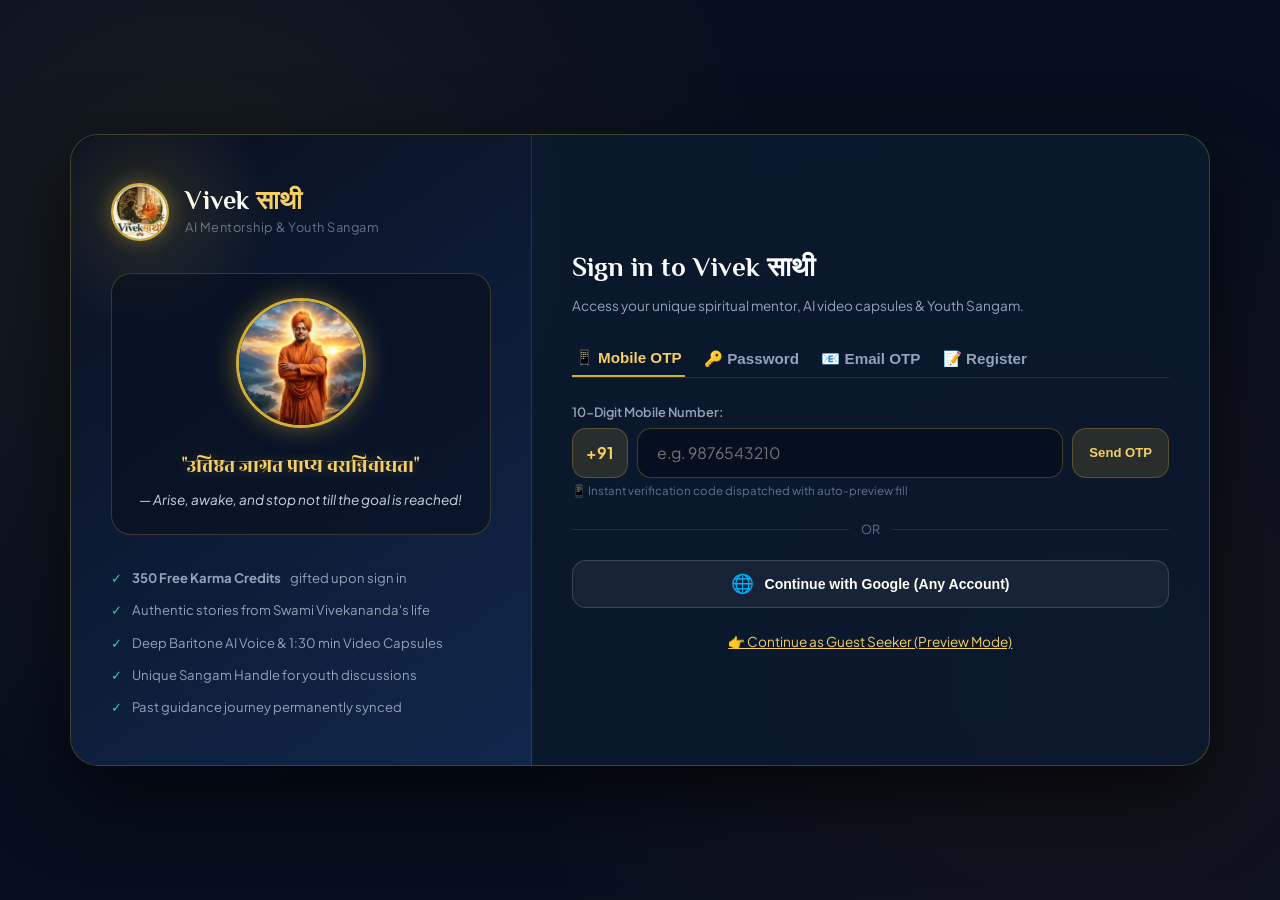
<file: login.html>
<!DOCTYPE html>
<html lang="en">
<head>
  <meta charset="UTF-8">
  <meta name="viewport" content="width=device-width, initial-scale=1.0">
  <title>Login &amp; Register | Vivek साथी - AI Mentorship &amp; Youth Sangam</title>
  <meta name="description" content="Sign in or create your unique account for Vivek Saarthi - AI Mentorship with Swami Vivekananda's stories, Sanskrit slogans, baritone voice & Youth Sangam.">

  <!-- Google Fonts -->
  <link rel="preconnect" href="https://fonts.googleapis.com">
  <link rel="preconnect" href="https://fonts.gstatic.com" crossorigin>
  <link href="https://fonts.googleapis.com/css2?family=Cinzel:wght@600;700;800&family=Philosopher:ital,wght@0,400;0,700;1,400&family=Plus+Jakarta+Sans:wght@300;400;500;600;700;800&family=Rozha+One&family=Yatra+One&display=swap" rel="stylesheet">

  <link rel="stylesheet" href="style.css">
  <script>
    (function() {
      const savedTheme = localStorage.getItem('vivek_theme') || 'dark';
      document.documentElement.setAttribute('data-theme', savedTheme);
    })();
  </script>
  <style>
    /* Dedicated Login Page Layout Styles */
    body {
      min-height: 100vh;
      background: #070f1e;
      background-image: 
        radial-gradient(circle at 15% 25%, rgba(212, 175, 55, 0.08) 0%, transparent 45%),
        radial-gradient(circle at 85% 75%, rgba(255, 115, 0, 0.06) 0%, transparent 45%);
      display: flex;
      flex-direction: column;
      justify-content: center;
      align-items: center;
      padding: 1.5rem 1.25rem;
      position: relative;
      overflow-x: hidden;
      overflow-y: auto;
      box-sizing: border-box;
      -webkit-overflow-scrolling: touch;
    }

    .login-container-wrapper {
      max-width: 1140px;
      width: 100%;
      background: rgba(11, 26, 48, 0.85);
      border: 1px solid var(--border-gold);
      border-radius: var(--radius-xl);
      backdrop-filter: blur(20px);
      box-shadow: 0 30px 80px rgba(0, 0, 0, 0.7);
      display: grid;
      grid-template-columns: 0.85fr 1.25fr;
      overflow: hidden;
      margin: auto 0;
      animation: fadeIn 0.4s ease;
    }

    /* Left Side: Spiritual Hero Showcase */
    .login-hero-showcase {
      background: linear-gradient(145deg, rgba(7, 15, 30, 0.95), rgba(19, 42, 82, 0.85));
      border-right: 1px solid rgba(212, 175, 55, 0.2);
      padding: 3rem 2.5rem;
      display: flex;
      flex-direction: column;
      justify-content: space-between;
      position: relative;
    }

    .login-hero-showcase::before {
      content: '';
      position: absolute;
      top: -50px;
      left: -50px;
      width: 250px;
      height: 250px;
      background: radial-gradient(circle, rgba(212, 175, 55, 0.15), transparent 70%);
      pointer-events: none;
    }

    .login-brand-header {
      display: flex;
      align-items: center;
      gap: 1rem;
      margin-bottom: 2rem;
      text-decoration: none;
    }

    .login-brand-logo {
      width: 58px;
      height: 58px;
      border-radius: 50%;
      border: 2px solid var(--gold-primary);
      box-shadow: 0 0 20px rgba(212, 175, 55, 0.4);
    }

    .login-brand-title {
      font-family: var(--font-heading);
      font-size: 1.6rem;
      font-weight: 800;
      color: #fff;
      line-height: 1.2;
    }

    .login-brand-title span {
      color: var(--gold-light);
      font-family: var(--font-hindi);
    }

    .login-brand-sub {
      font-size: 0.8rem;
      color: var(--text-dim);
      letter-spacing: 0.5px;
    }

    .login-portrait-card {
      text-align: center;
      margin: 1rem 0;
      background: rgba(7, 15, 30, 0.6);
      border: 1px solid rgba(212, 175, 55, 0.25);
      border-radius: var(--radius-lg);
      padding: 1.5rem;
      position: relative;
      overflow: hidden;
    }

    .login-portrait-img {
      width: 130px;
      height: 130px;
      border-radius: 50%;
      object-fit: cover;
      border: 3px solid var(--gold-primary);
      box-shadow: 0 0 25px rgba(212, 175, 55, 0.45);
      margin-bottom: 1rem;
      transition: transform 0.3s ease;
    }

    .login-portrait-img:hover {
      transform: scale(1.04);
    }

    .login-sanskrit-quote {
      font-family: var(--font-sanskrit);
      font-size: 1.25rem;
      color: var(--gold-light);
      line-height: 1.5;
      margin-bottom: 0.5rem;
      text-shadow: 0 0 12px rgba(212, 175, 55, 0.3);
    }

    .login-quote-sub {
      font-size: 0.85rem;
      color: #cbd5e1;
      font-style: italic;
    }

    .login-perks-list {
      list-style: none;
      display: flex;
      flex-direction: column;
      gap: 0.7rem;
      font-size: 0.82rem;
      color: var(--text-muted);
      margin-top: 1rem;
    }

    .login-perks-list li {
      display: flex;
      align-items: center;
      gap: 0.6rem;
    }

    .login-perks-list span {
      color: var(--emerald-glow);
    }

    /* Right Side: Auth Form Container */
    .login-form-side {
      padding: 3rem 2.5rem;
      display: flex;
      flex-direction: column;
      justify-content: center;
    }

    .login-form-side .form-input {
      padding: 0.88rem 1.15rem;
      font-size: 0.98rem;
    }

    .login-form-side .auth-submit-btn {
      padding: 0.95rem;
      font-size: 1rem;
    }

    .login-welcome-title {
      font-family: var(--font-heading);
      font-size: 1.7rem;
      color: #fff;
      margin-bottom: 0.3rem;
    }

    .login-welcome-sub {
      font-size: 0.85rem;
      color: var(--text-muted);
      margin-bottom: 1.5rem;
    }

    /* Already Logged In Banner */
    .already-logged-banner {
      display: none;
      background: rgba(16, 185, 129, 0.12);
      border: 1px solid var(--emerald-glow);
      border-radius: var(--radius-md);
      padding: 1rem;
      margin-bottom: 1.5rem;
      text-align: center;
    }

    @media (max-width: 900px) {
      .login-container-wrapper {
        grid-template-columns: 1fr;
        max-width: 540px;
      }
      .login-hero-showcase {
        display: none;
      }
      .login-form-side {
        padding: 2.2rem 1.75rem;
      }
    }

    /* Light Theme Overrides for Login Page */
    [data-theme="light"] body {
      background: #fdfbf7;
      background-image: 
        radial-gradient(circle at 15% 25%, rgba(234, 88, 12, 0.08) 0%, transparent 45%),
        radial-gradient(circle at 85% 75%, rgba(217, 119, 6, 0.08) 0%, transparent 45%);
      color: #1c1917;
    }

    [data-theme="light"] .login-container-wrapper {
      background: #ffffff;
      border-color: rgba(217, 119, 6, 0.28);
      box-shadow: 0 25px 70px rgba(120, 53, 15, 0.12);
    }

    [data-theme="light"] .login-hero-showcase {
      background: linear-gradient(145deg, #fff9f0, #fef3c7);
      border-right-color: rgba(217, 119, 6, 0.2);
    }

    [data-theme="light"] .login-brand-title {
      color: #1c1917;
    }

    [data-theme="light"] .login-hero-quote {
      color: #7c2d12;
      border-left-color: #ea580c;
      background: rgba(234, 88, 12, 0.06);
    }

    [data-theme="light"] .hero-feature-item {
      color: #44403c;
    }
  </style>
</head>
<body>

  <!-- Main Login Card Container -->
  <main class="login-container-wrapper" id="loginMainWrapper">
    
    <!-- LEFT: SPIRITUAL SHOWCASE & VIVEKANANDA HIGHLIGHTS -->
    <aside class="login-hero-showcase">
      <div>
        <a href="index.html" class="login-brand-header">
          <img src="assets/logo.jpg" alt="Vivek साथी Logo" class="login-brand-logo">
          <div>
            <div class="login-brand-title">Vivek <span>साथी</span></div>
            <div class="login-brand-sub">AI Mentorship &amp; Youth Sangam</div>
          </div>
        </a>

        <div class="login-portrait-card">
          <img src="assets/vivekananda.jpg" alt="Swami Vivekananda" class="login-portrait-img">
          <div class="login-sanskrit-quote">
            "उत्तिष्ठत जाग्रत प्राप्य वरान्निबोधत।"
          </div>
          <div class="login-quote-sub">
            — Arise, awake, and stop not till the goal is reached!
          </div>
        </div>
      </div>

      <ul class="login-perks-list">
        <li><span>✓</span> <strong>350 Free Karma Credits</strong> gifted upon sign in</li>
        <li><span>✓</span> Authentic stories from Swami Vivekananda's life</li>
        <li><span>✓</span> Deep Baritone AI Voice &amp; 1:30 min Video Capsules</li>
        <li><span>✓</span> Unique Sangam Handle for youth discussions</li>
        <li><span>✓</span> Past guidance journey permanently synced</li>
      </ul>
    </aside>

    <!-- RIGHT: AUTHENTICATION FORM & MULTI-LOGIN TABS -->
    <section class="login-form-side">
      
      <!-- Already logged in notification -->
      <div class="already-logged-banner" id="alreadyLoggedInBanner">
        <p style="color: #fff; font-size: 0.9rem; font-weight: 700; margin-bottom: 0.4rem;">
          🌟 Welcome back, <span id="currentLoggedInName">Seeker</span>!
        </p>
        <p style="font-size: 0.78rem; color: var(--emerald-glow); margin-bottom: 0.8rem;">
          You are already signed in with @<span id="currentLoggedInHandle">user</span> (<span id="currentLoggedInKarma">350</span> Karma)
        </p>
        <div style="display: flex; gap: 0.6rem; justify-content: center;">
          <a href="index.html" class="auth-submit-btn" style="text-decoration: none; padding: 0.5rem 1.25rem; font-size: 0.85rem; width: auto; margin: 0;">
            Enter Portal ➔
          </a>
          <button onclick="logoutFromLoginPage()" class="secondary-pill-btn" style="background: rgba(220,38,38,0.2); border: 1px solid rgba(220,38,38,0.4); color: #f87171; font-size: 0.85rem; padding: 0.5rem 1rem; border-radius: var(--radius-md); cursor: pointer;">
            Switch Account
          </button>
        </div>
      </div>

      <div id="authFormsContainer">
        <h1 class="login-welcome-title">Sign in to Vivek साथी</h1>
        <p class="login-welcome-sub">
          Access your unique spiritual mentor, AI video capsules &amp; Youth Sangam.
        </p>

        <!-- Auth Tabs Header -->
        <div class="auth-tabs-header">
          <button class="auth-tab-link active" id="tabBtnMobile" onclick="switchLoginTab('mobile')">
            📱 Mobile OTP
          </button>
          <button class="auth-tab-link" id="tabBtnPassword" onclick="switchLoginTab('password')">
            🔑 Password
          </button>
          <button class="auth-tab-link" id="tabBtnOtp" onclick="switchLoginTab('otp')">
            📧 Email OTP
          </button>
          <button class="auth-tab-link" id="tabBtnRegister" onclick="switchLoginTab('register')">
            📝 Register
          </button>
        </div>

        <!-- MODE 1: MOBILE NUMBER OTP -->
        <div id="loginPanelMobile">
          <div class="form-group">
            <label>10-Digit Mobile Number:</label>
            <div class="otp-send-row">
              <span style="background: rgba(212,175,55,0.15); border: 1px solid var(--border-gold); padding: 0.65rem 0.85rem; border-radius: var(--radius-md); color: var(--gold-light); font-weight: 700;">+91</span>
              <input type="tel" id="loginMobileInput" class="form-input" placeholder="e.g. 9876543210" maxlength="10">
              <button class="send-otp-btn" id="sendMobOtpBtn" onclick="requestMobileOtp()">
                Send OTP
              </button>
            </div>
            <small style="font-size: 0.72rem; color: var(--text-dim); display: block; margin-top: 4px;">
              📱 Instant verification code dispatched with auto-preview fill
            </small>
          </div>

          <div class="form-group" id="mobOtpGroup" style="display: none;">
            <label>Enter 6-Digit OTP:</label>
            <input type="text" id="loginMobOtpCodeInput" class="form-input" placeholder="Enter 6-digit code (e.g. 123456)" maxlength="6">
          </div>

          <button class="auth-submit-btn" id="verifyMobOtpBtn" onclick="verifyMobileOtp()" style="display: none;">
            Verify Mobile OTP &amp; Enter Portal
          </button>
        </div>

        <!-- MODE 2: EMAIL / USERNAME / MOBILE + PASSWORD -->
        <div id="loginPanelPassword" style="display: none;">
          <div class="form-group">
            <label>Email, Mobile, or @Username:</label>
            <input type="text" id="loginIdentifierInput" class="form-input" placeholder="Enter email, mobile or username">
          </div>
          <div class="form-group">
            <label>Password:</label>
            <input type="password" id="loginPasswordInput" class="form-input" placeholder="Enter your password">
          </div>
          <button class="auth-submit-btn" onclick="submitPasswordLogin()">
            Login to Portal
          </button>
        </div>

        <!-- MODE 3: EMAIL OTP (GMAIL SMTP DISPATCHER) -->
        <div id="loginPanelOtp" style="display: none;">
          <div class="form-group">
            <label>Your Email Address:</label>
            <div class="otp-send-row">
              <input type="email" id="loginEmailTargetInput" class="form-input" placeholder="e.g. yourname@gmail.com">
              <button class="send-otp-btn" id="sendEmailOtpBtn" onclick="requestEmailOtp()">
                Send OTP
              </button>
            </div>
            <small style="font-size: 0.72rem; color: var(--text-dim); display: block; margin-top: 4px;">
              📧 Real verification code emailed instantly to your inbox
            </small>
          </div>

          <div class="form-group" id="emailOtpGroup" style="display: none;">
            <label>Enter 6-Digit Email OTP:</label>
            <input type="text" id="loginEmailOtpCodeInput" class="form-input" placeholder="Enter 6-digit code (e.g. 123456)" maxlength="6">
          </div>

          <button class="auth-submit-btn" id="verifyEmailOtpBtn" onclick="verifyEmailOtp()" style="display: none;">
            Verify OTP &amp; Enter Portal
          </button>
        </div>

        <!-- MODE 4: NEW REGISTRATION WITH UNIQUE HANDLE -->
        <div id="loginPanelRegister" style="display: none;">
          <div class="form-group">
            <label>Full Name:</label>
            <input type="text" id="regFullNameInput" class="form-input" placeholder="e.g. Aarav Sharma">
          </div>
          <div class="form-group">
            <label>Unique Sangam Handle (@username):</label>
            <input type="text" id="regHandleInput" class="form-input" placeholder="e.g. aarav_sharma (will appear as @aarav_sharma)">
            <small style="font-size: 0.72rem; color: var(--text-dim);">Your unique public identity in community discussions.</small>
          </div>
          <div class="form-group">
            <label>Email Address:</label>
            <input type="email" id="regEmailAddressInput" class="form-input" placeholder="e.g. aarav@gmail.com">
          </div>
          <div class="form-group">
            <label>Mobile Number (Optional):</label>
            <input type="tel" id="regMobileNumberInput" class="form-input" placeholder="e.g. 9876543210" maxlength="10">
          </div>
          <div class="form-group">
            <label>Password:</label>
            <input type="password" id="regPasswordCodeInput" class="form-input" placeholder="At least 6 characters">
          </div>
          <button class="auth-submit-btn" onclick="submitNewRegistration()">
            Register Unique Account (+350 Karma)
          </button>
        </div>

        <div class="social-auth-divider">OR</div>

        <!-- UNIVERSAL GOOGLE SIGN-IN FOR ANY ACCOUNT -->
        <button class="google-auth-btn" onclick="openGoogleDialog()">
          <span style="font-size: 1.15rem;">🌐</span> Continue with Google (Any Account)
        </button>

        <!-- CONTINUE AS GUEST OPTION -->
        <div style="text-align: center; margin-top: 1.25rem;">
          <a href="index.html" style="color: var(--gold-light); font-size: 0.85rem; text-decoration: underline;">
            👉 Continue as Guest Seeker (Preview Mode)
          </a>
        </div>

      </div>

    </section>

  </main>

  <!-- GOOGLE ACCOUNT MODAL FOR ANY GMAIL -->
  <div class="modal-overlay" id="googleLoginModalOverlay">
    <div class="auth-modal-card" style="max-width: 440px;">
      <button class="modal-close-btn" onclick="closeGoogleDialog()">✕</button>

      <div style="text-align: center; margin-bottom: 1.25rem;">
        <div style="font-size: 2.2rem; margin-bottom: 0.3rem;">🌐</div>
        <h3 style="font-family: var(--font-heading); font-size: 1.35rem; color: #fff;">
          Sign in with Google
        </h3>
        <p style="font-size: 0.82rem; color: var(--text-muted);">
          Choose or enter any Google account to sign in or register
        </p>
      </div>

      <div class="form-group">
        <label>Your Name:</label>
        <input type="text" id="gNameInput" class="form-input" placeholder="e.g. Yukti Garg">
      </div>

      <div class="form-group">
        <label>Google Email Address:</label>
        <input type="email" id="gEmailInput" class="form-input" placeholder="e.g. any_user@gmail.com">
      </div>

      <button class="auth-submit-btn" onclick="submitGoogleLogin()">
        Continue as Google User
      </button>
    </div>
  </div>

  <!-- Toast Notification Container -->
  <div class="toast-container" id="toastContainer"></div>

  <!-- Client-side Logic for Login Page -->
  <script>
    let currentPendingMobile = '';
    let currentPendingEmail = '';

    // Check existing session on load
    document.addEventListener('DOMContentLoaded', () => {
      try {
        const user = JSON.parse(localStorage.getItem('vivek_user') || 'null');
        if (user && user.name) {
          document.getElementById('alreadyLoggedInBanner').style.display = 'block';
          document.getElementById('currentLoggedInName').innerText = user.name;
          document.getElementById('currentLoggedInHandle').innerText = user.username || 'user';
          document.getElementById('currentLoggedInKarma').innerText = user.karma_points || '350';
        }
      } catch (e) {}
    });

    function logoutFromLoginPage() {
      localStorage.removeItem('vivek_user');
      document.getElementById('alreadyLoggedInBanner').style.display = 'none';
      showToast('Session cleared. Choose an account to log in.');
    }

    function switchLoginTab(mode) {
      document.querySelectorAll('.auth-tab-link').forEach(btn => btn.classList.remove('active'));
      document.getElementById('loginPanelMobile').style.display = 'none';
      document.getElementById('loginPanelPassword').style.display = 'none';
      document.getElementById('loginPanelOtp').style.display = 'none';
      document.getElementById('loginPanelRegister').style.display = 'none';

      if (mode === 'mobile') {
        document.getElementById('tabBtnMobile').classList.add('active');
        document.getElementById('loginPanelMobile').style.display = 'block';
      } else if (mode === 'password') {
        document.getElementById('tabBtnPassword').classList.add('active');
        document.getElementById('loginPanelPassword').style.display = 'block';
      } else if (mode === 'otp') {
        document.getElementById('tabBtnOtp').classList.add('active');
        document.getElementById('loginPanelOtp').style.display = 'block';
      } else if (mode === 'register') {
        document.getElementById('tabBtnRegister').classList.add('active');
        document.getElementById('loginPanelRegister').style.display = 'block';
      }
    }

    // Toast helper
    function showToast(msg, type = 'info') {
      const container = document.getElementById('toastContainer');
      const toast = document.createElement('div');
      toast.className = 'toast';
      toast.innerHTML = `<span>${type === 'error' ? '⚠️' : '✨'}</span> <span>${msg}</span>`;
      container.appendChild(toast);
      setTimeout(() => {
        toast.style.opacity = '0';
        setTimeout(() => toast.remove(), 300);
      }, 3500);
    }

    // Confetti effect
    function triggerConfetti() {
      const colors = ['#ff7300', '#d4af37', '#f5cf62', '#10b981', '#132a52'];
      for (let i = 0; i < 30; i++) {
        const piece = document.createElement('div');
        piece.style.position = 'fixed';
        piece.style.top = '10%';
        piece.style.left = `${Math.random() * 80 + 10}%`;
        piece.style.width = `${Math.random() * 8 + 6}px`;
        piece.style.height = `${Math.random() * 12 + 6}px`;
        piece.style.backgroundColor = colors[Math.floor(Math.random() * colors.length)];
        piece.style.zIndex = '9999';
        piece.style.pointerEvents = 'none';
        piece.style.transform = `rotate(${Math.random() * 360}deg)`;
        piece.style.transition = 'all 1.5s cubic-bezier(0.25, 1, 0.5, 1)';
        document.body.appendChild(piece);
        setTimeout(() => {
          piece.style.top = `${Math.random() * 60 + 40}%`;
          piece.style.opacity = '0';
          piece.style.transform = `translate(${Math.random() * 100 - 50}px, 200px) rotate(${Math.random() * 720}deg)`;
        }, 20);
        setTimeout(() => piece.remove(), 1600);
      }
    }

    // Success Redirection
    function handleSuccessfulLogin(user) {
      localStorage.setItem('vivek_user', JSON.stringify(user));
      const karmaVal = user.karma_points !== undefined ? user.karma_points : 350;
      localStorage.setItem('vivek_karma', karmaVal.toString());

      // Save to accounts list for switching
      try {
        let accounts = JSON.parse(localStorage.getItem('vivek_accounts') || '[]');
        const idx = accounts.findIndex(a => (user.id && a.id === user.id) || (user.username && a.username === user.username));
        if (idx >= 0) accounts[idx] = user;
        else accounts.push(user);
        localStorage.setItem('vivek_accounts', JSON.stringify(accounts));
      } catch (e) {}

      triggerConfetti();
      showToast(`🎉 Pranaam ${user.name}! Redirecting to Vivek साथी Portal...`);

      setTimeout(() => {
        window.location.href = 'index.html';
      }, 700);
    }

    // 1. Mobile OTP
    async function requestMobileOtp() {
      const mobile = (document.getElementById('loginMobileInput')?.value || '').trim().replace(/[^0-9]/g, '');
      const btn = document.getElementById('sendMobOtpBtn');

      if (!mobile || mobile.length < 10) {
        showToast('⚠️ Please enter a valid 10-digit mobile number!', 'error');
        return;
      }

      btn.innerText = 'Sending...';
      btn.disabled = true;

      try {
        const res = await fetch('/api/auth/send-mobile-otp', {
          method: 'POST',
          headers: { 'Content-Type': 'application/json' },
          body: JSON.stringify({ mobile: mobile })
        });
        const data = await res.json();
        btn.innerText = 'Sent ✓';
        btn.disabled = false;

        if (data.status === 'success') {
          currentPendingMobile = mobile;
          document.getElementById('mobOtpGroup').style.display = 'block';
          document.getElementById('verifyMobOtpBtn').style.display = 'block';
          showToast(data.message || `OTP dispatched to +91-${mobile}!`);

          if (data.otp_preview) {
            const input = document.getElementById('loginMobOtpCodeInput');
            if (input) {
              input.value = data.otp_preview;
              input.focus();
            }
          }
        } else {
          showToast(data.message || 'Failed to send OTP', 'error');
        }
      } catch (err) {
        btn.innerText = 'Send OTP';
        btn.disabled = false;
        showToast('Network error while requesting Mobile OTP', 'error');
      }
    }

    async function verifyMobileOtp() {
      const otp = (document.getElementById('loginMobOtpCodeInput')?.value || '').trim();
      const mobile = currentPendingMobile || (document.getElementById('loginMobileInput')?.value || '').trim().replace(/[^0-9]/g, '');

      if (!otp || otp.length !== 6) {
        showToast('⚠️ Enter 6-digit OTP code!', 'error');
        return;
      }

      try {
        const res = await fetch('/api/auth/verify-mobile-otp', {
          method: 'POST',
          headers: { 'Content-Type': 'application/json' },
          body: JSON.stringify({ mobile: mobile, otp_code: otp })
        });
        const data = await res.json();
        if (data.status === 'success') {
          handleSuccessfulLogin(data.user);
        } else {
          showToast(data.message || 'Invalid or expired OTP', 'error');
        }
      } catch (err) {
        showToast('Verification failed', 'error');
      }
    }

    // 2. Password Login
    async function submitPasswordLogin() {
      const id = (document.getElementById('loginIdentifierInput')?.value || '').trim().toLowerCase();
      const pwd = (document.getElementById('loginPasswordInput')?.value || '').trim();

      if (!id || !pwd) {
        showToast('⚠️ Enter Email/Username and Password!', 'error');
        return;
      }

      try {
        const res = await fetch('/api/auth/login', {
          method: 'POST',
          headers: { 'Content-Type': 'application/json' },
          body: JSON.stringify({ identifier: id, password: pwd })
        });
        const data = await res.json();
        if (data.status === 'success') {
          handleSuccessfulLogin(data.user);
        } else {
          showToast(data.message || 'Invalid credentials', 'error');
        }
      } catch (err) {
        showToast('Login error', 'error');
      }
    }

    // 3. Email OTP
    async function requestEmailOtp() {
      const email = (document.getElementById('loginEmailTargetInput')?.value || '').trim().toLowerCase();
      const btn = document.getElementById('sendEmailOtpBtn');

      if (!email || !email.includes('@')) {
        showToast('⚠️ Valid email address required!', 'error');
        return;
      }

      btn.innerText = 'Sending...';
      btn.disabled = true;

      try {
        const res = await fetch('/api/auth/send-otp', {
          method: 'POST',
          headers: { 'Content-Type': 'application/json' },
          body: JSON.stringify({ email: email })
        });
        const data = await res.json();
        btn.innerText = 'Sent ✓';
        btn.disabled = false;

        if (data.status === 'success') {
          currentPendingEmail = email;
          document.getElementById('emailOtpGroup').style.display = 'block';
          document.getElementById('verifyEmailOtpBtn').style.display = 'block';
          showToast(data.message || `OTP dispatched to ${email}!`);

          if (data.otp_preview) {
            const input = document.getElementById('loginEmailOtpCodeInput');
            if (input) input.value = data.otp_preview;
          }
        } else {
          showToast(data.message || 'Failed to send OTP', 'error');
        }
      } catch (err) {
        btn.innerText = 'Send OTP';
        btn.disabled = false;
        showToast('Network error while requesting Email OTP', 'error');
      }
    }

    async function verifyEmailOtp() {
      const otp = (document.getElementById('loginEmailOtpCodeInput')?.value || '').trim();
      const email = currentPendingEmail || (document.getElementById('loginEmailTargetInput')?.value || '').trim().toLowerCase();

      if (!otp || otp.length !== 6) {
        showToast('⚠️ Enter 6-digit OTP code!', 'error');
        return;
      }

      try {
        const res = await fetch('/api/auth/verify-otp', {
          method: 'POST',
          headers: { 'Content-Type': 'application/json' },
          body: JSON.stringify({ email: email, otp_code: otp })
        });
        const data = await res.json();
        if (data.status === 'success') {
          handleSuccessfulLogin(data.user);
        } else {
          showToast(data.message || 'Invalid or expired OTP', 'error');
        }
      } catch (err) {
        showToast('Verification failed', 'error');
      }
    }

    // 4. Register
    async function submitNewRegistration() {
      const name = (document.getElementById('regFullNameInput')?.value || '').trim();
      const username = (document.getElementById('regHandleInput')?.value || '').trim().toLowerCase();
      const email = (document.getElementById('regEmailAddressInput')?.value || '').trim().toLowerCase();
      const mobile = (document.getElementById('regMobileNumberInput')?.value || '').trim().replace(/[^0-9]/g, '');
      const pwd = (document.getElementById('regPasswordCodeInput')?.value || '').trim();

      if (!name || !email || !pwd) {
        showToast('⚠️ Full Name, Email, and Password required!', 'error');
        return;
      }

      try {
        const res = await fetch('/api/auth/register', {
          method: 'POST',
          headers: { 'Content-Type': 'application/json' },
          body: JSON.stringify({
            name: name,
            username: username,
            email: email,
            mobile: mobile,
            password: pwd
          })
        });
        const data = await res.json();
        if (data.status === 'success') {
          handleSuccessfulLogin(data.user);
        } else {
          showToast(data.message || 'Registration failed', 'error');
        }
      } catch (err) {
        showToast('Error registering account', 'error');
      }
    }

    // 5. Google Auth Dialog
    function openGoogleDialog() {
      document.getElementById('googleLoginModalOverlay')?.classList.add('open');
    }

    function closeGoogleDialog() {
      document.getElementById('googleLoginModalOverlay')?.classList.remove('open');
    }

    async function submitGoogleLogin() {
      const name = (document.getElementById('gNameInput')?.value || '').trim() || 'Google Seeker';
      const email = (document.getElementById('gEmailInput')?.value || '').trim().toLowerCase();

      if (!email || !email.includes('@')) {
        showToast('⚠️ Valid Google email required!', 'error');
        return;
      }

      try {
        const res = await fetch('/api/auth/google', {
          method: 'POST',
          headers: { 'Content-Type': 'application/json' },
          body: JSON.stringify({ name: name, email: email })
        });
        const data = await res.json();
        if (data.status === 'success') {
          closeGoogleDialog();
          handleSuccessfulLogin(data.user);
        } else {
          showToast(data.message || 'Google Auth failed', 'error');
        }
      } catch (err) {
        showToast('Error connecting with Google', 'error');
      }
    }
  </script>
</body>
</html>
</file>
<file: style.css>
/* Vivek साथी - Modern Spiritual AI Design System (Matching Official Logo Theme) */
:root {
  /* Brand Palette from Vivek साथी Logo */
  --bg-primary: #070f1e;
  --bg-secondary: #0b1a30;
  --bg-card: rgba(13, 26, 48, 0.85);
  --bg-card-hover: rgba(18, 36, 66, 0.92);
  --bg-glass: rgba(255, 255, 255, 0.04);
  
  --border-gold: rgba(212, 175, 55, 0.28);
  --border-gold-hover: rgba(212, 175, 55, 0.55);
  --border-glass: rgba(255, 255, 255, 0.08);

  --navy-dark: #070f1e;
  --navy-deep: #0b1a30;
  --navy-mid: #132a52;
  
  --gold-primary: #d4af37;
  --gold-light: #f5cf62;
  --gold-dark: #b89124;
  --gold-glow: #fbbf24;

  --saffron-main: #ff7300;
  --saffron-glow: #ff9100;
  --saffron-dark: #e65c00;

  --emerald-karma: #10b981;
  --emerald-glow: #34d399;
  
  --text-main: #f8fafc;
  --text-muted: #94a3b8;
  --text-dim: #64748b;
  
  --radius-sm: 8px;
  --radius-md: 14px;
  --radius-lg: 20px;
  --radius-xl: 28px;
  --radius-full: 9999px;

  --shadow-gold: 0 0 25px rgba(212, 175, 55, 0.22);
  --shadow-saffron: 0 0 25px rgba(255, 115, 0, 0.25);
  --shadow-card: 0 12px 35px -8px rgba(0, 0, 0, 0.6);
  
  --font-main: 'Plus Jakarta Sans', system-ui, -apple-system, sans-serif;
  --font-heading: 'Philosopher', 'Cinzel', serif;
  --font-sanskrit: 'Rozha One', 'Yatra One', serif;
}

/* ========================================================
   VIVEK SAARTHI LIGHT THEME: VEDIC SAFFRON & SWARNA GOLD
   Derived from Official Vivek Saarthi Logo:
   - Saffron & Bhagwa Robes of Swami Vivekananda (#ea580c, #f97316)
   - Radiant Sunburst Aura & Swarna Gold (#d97706, #f59e0b)
   - Temple Chandan Sandalwood & Parchment Background (#fdfbf7, #fbf4ea)
   - Deep Warm Charcoal / Espresso typography (#1c1917, #292524)
   ======================================================== */
[data-theme="light"] {
  --bg-primary: #fdfbf7;
  --bg-secondary: #fbf4ea;
  --bg-card: rgba(255, 255, 255, 0.95);
  --bg-card-hover: #ffffff;
  --bg-glass: rgba(255, 255, 255, 0.85);

  --border-gold: rgba(217, 119, 6, 0.28);
  --border-gold-hover: rgba(234, 88, 12, 0.55);
  --border-glass: rgba(217, 119, 6, 0.16);

  --navy-dark: #fbf4ea;
  --navy-deep: #f5ebe0;
  --navy-mid: #ede0d4;

  --gold-primary: #d97706;
  --gold-light: #b45309;
  --gold-dark: #92400e;
  --gold-glow: #f59e0b;

  --saffron-main: #ea580c;
  --saffron-glow: #f97316;
  --saffron-dark: #c2410c;

  --emerald-karma: #059669;
  --emerald-glow: #10b981;

  --text-main: #1c1917;
  --text-muted: #57534e;
  --text-dim: #78716c;

  --shadow-gold: 0 4px 20px rgba(217, 119, 6, 0.16);
  --shadow-saffron: 0 6px 22px rgba(234, 88, 12, 0.2);
  --shadow-card: 0 10px 30px -6px rgba(120, 53, 15, 0.08), 0 4px 12px rgba(0, 0, 0, 0.04);
}

* {
  margin: 0;
  padding: 0;
  box-sizing: border-box;
}

body {
  font-family: var(--font-main);
  background-color: var(--bg-primary);
  color: var(--text-main);
  min-height: 100vh;
  overflow-x: hidden;
  background-image: 
    radial-gradient(circle at 15% 10%, rgba(255, 115, 0, 0.09) 0%, transparent 40%),
    radial-gradient(circle at 85% 15%, rgba(212, 175, 55, 0.08) 0%, transparent 45%),
    radial-gradient(circle at 50% 85%, rgba(19, 42, 82, 0.15) 0%, transparent 55%);
  background-attachment: fixed;
  line-height: 1.6;
}

/* Custom Scrollbar */
::-webkit-scrollbar {
  width: 8px;
}
::-webkit-scrollbar-track {
  background: var(--bg-primary);
}
::-webkit-scrollbar-thumb {
  background: rgba(212, 175, 55, 0.3);
  border-radius: 4px;
}
::-webkit-scrollbar-thumb:hover {
  background: rgba(212, 175, 55, 0.6);
}

/* Navbar */
.navbar {
  position: sticky;
  top: 0;
  z-index: 100;
  backdrop-filter: blur(18px);
  -webkit-backdrop-filter: blur(18px);
  background: rgba(7, 15, 30, 0.88);
  border-bottom: 1px solid var(--border-gold);
  padding: 0.75rem 2rem;
  display: flex;
  align-items: center;
  justify-content: space-between;
  gap: 1.5rem;
  box-shadow: 0 4px 20px rgba(0, 0, 0, 0.4);
}

.brand {
  display: flex;
  align-items: center;
  gap: 0.9rem;
  text-decoration: none;
  cursor: pointer;
}

.brand-logo-img {
  width: 48px;
  height: 48px;
  border-radius: 50%;
  object-fit: cover;
  border: 2px solid var(--gold-primary);
  box-shadow: 0 0 15px rgba(212, 175, 55, 0.4);
  background: #fff;
  transition: transform 0.3s ease;
}

.brand:hover .brand-logo-img {
  transform: rotate(5deg) scale(1.05);
}

.brand-text h1 {
  font-family: var(--font-heading);
  font-size: 1.55rem;
  font-weight: 800;
  letter-spacing: 0.5px;
  display: flex;
  align-items: center;
  gap: 0.3rem;
}

.brand-text .title-latin {
  color: #fff;
}

.brand-text .title-hindi {
  color: var(--gold-light);
  font-family: var(--font-sanskrit);
  font-weight: 700;
}

.brand-text p {
  font-size: 0.72rem;
  color: var(--text-muted);
  letter-spacing: 1.2px;
  text-transform: uppercase;
  margin-top: -3px;
}

/* Nav Tabs */
.nav-tabs {
  display: flex;
  align-items: center;
  gap: 0.5rem;
  background: rgba(255, 255, 255, 0.04);
  padding: 0.35rem 0.5rem;
  border-radius: var(--radius-full);
  border: 1px solid rgba(212, 175, 55, 0.15);
}

.nav-tab-btn {
  background: transparent;
  border: none;
  color: var(--text-muted);
  padding: 0.55rem 1.15rem;
  font-size: 0.88rem;
  font-weight: 600;
  border-radius: var(--radius-full);
  cursor: pointer;
  display: flex;
  align-items: center;
  gap: 0.45rem;
  transition: all 0.25s ease;
  font-family: var(--font-main);
}

.nav-tab-btn:hover {
  color: #fff;
  background: rgba(255, 255, 255, 0.06);
}

.nav-tab-btn.active {
  background: linear-gradient(135deg, rgba(255, 115, 0, 0.22), rgba(212, 175, 55, 0.3));
  color: var(--gold-light);
  border: 1px solid var(--gold-primary);
  box-shadow: 0 0 12px rgba(212, 175, 55, 0.25);
}

/* Header Utilities */
.header-actions {
  display: flex;
  align-items: center;
  gap: 0.85rem;
}

.karma-badge {
  display: flex;
  align-items: center;
  gap: 0.45rem;
  background: rgba(16, 185, 129, 0.12);
  border: 1px solid rgba(16, 185, 129, 0.35);
  padding: 0.4rem 0.85rem;
  border-radius: var(--radius-full);
  cursor: pointer;
  transition: all 0.2s ease;
}

.karma-badge:hover {
  background: rgba(16, 185, 129, 0.22);
  transform: translateY(-1px);
}

.karma-points {
  font-weight: 700;
  font-size: 0.88rem;
  color: var(--emerald-glow);
}

/* Auth Profile Pill */
.auth-user-btn {
  display: flex;
  align-items: center;
  gap: 0.55rem;
  background: rgba(212, 175, 55, 0.12);
  border: 1px solid var(--border-gold);
  padding: 0.35rem 0.95rem;
  border-radius: var(--radius-full);
  color: #fff;
  font-size: 0.86rem;
  font-weight: 600;
  cursor: pointer;
  transition: all 0.2s ease;
}

.auth-user-btn:hover {
  background: rgba(212, 175, 55, 0.25);
  border-color: var(--gold-primary);
  transform: translateY(-1px);
}

.auth-user-avatar {
  font-size: 1.1rem;
}

/* Language Dropdown */
.lang-selector {
  display: flex;
  align-items: center;
  background: rgba(255, 255, 255, 0.05);
  border: 1px solid rgba(255, 255, 255, 0.1);
  border-radius: var(--radius-full);
  padding: 0.2rem 0.4rem;
}

.lang-btn {
  background: transparent;
  border: none;
  color: var(--text-dim);
  font-size: 0.78rem;
  font-weight: 600;
  padding: 0.3rem 0.6rem;
  border-radius: var(--radius-full);
  cursor: pointer;
  transition: all 0.2s ease;
}

.lang-btn.active {
  background: var(--gold-primary);
  color: #070f1e;
  font-weight: 700;
  box-shadow: 0 0 8px rgba(212, 175, 55, 0.5);
}

/* Theme Toggle Button */
.theme-toggle-btn {
  display: inline-flex;
  align-items: center;
  gap: 0.45rem;
  background: rgba(255, 255, 255, 0.06);
  border: 1px solid rgba(212, 175, 55, 0.32);
  color: var(--gold-light);
  padding: 0.38rem 0.85rem;
  border-radius: var(--radius-full);
  cursor: pointer;
  font-size: 0.82rem;
  font-weight: 700;
  transition: all 0.25s cubic-bezier(0.4, 0, 0.2, 1);
  font-family: var(--font-main);
  box-shadow: 0 2px 8px rgba(0, 0, 0, 0.2);
  user-select: none;
}

.theme-toggle-btn:hover {
  background: rgba(212, 175, 55, 0.2);
  border-color: var(--gold-primary);
  transform: translateY(-1px);
  box-shadow: 0 0 14px rgba(212, 175, 55, 0.35);
  color: #fff;
}

.theme-toggle-btn .theme-icon {
  font-size: 0.98rem;
  line-height: 1;
  display: inline-block;
  transition: transform 0.3s ease;
}

.theme-toggle-btn:hover .theme-icon {
  transform: rotate(20deg) scale(1.15);
}

.theme-toggle-btn .theme-label {
  letter-spacing: 0.3px;
}

.sound-toggle-btn {
  background: rgba(255, 255, 255, 0.06);
  border: 1px solid rgba(255, 255, 255, 0.1);
  color: var(--text-muted);
  width: 38px;
  height: 38px;
  border-radius: 50%;
  display: flex;
  align-items: center;
  justify-content: center;
  cursor: pointer;
  transition: all 0.2s ease;
  font-size: 1rem;
}

.sound-toggle-btn.playing {
  color: var(--gold-light);
  border-color: var(--gold-primary);
  animation: pulse-ring 2s infinite;
}

@keyframes pulse-ring {
  0% { box-shadow: 0 0 0 0 rgba(212, 175, 55, 0.4); }
  70% { box-shadow: 0 0 0 10px rgba(212, 175, 55, 0); }
  100% { box-shadow: 0 0 0 0 rgba(212, 175, 55, 0); }
}

/* Main Container */
.main-wrapper {
  max-width: 1480px;
  margin: 0 auto;
  padding: 1.25rem 1.5rem 5rem 1.5rem;
}

/* Hero Section - Compact, Refined & Dignified */
.hero-banner {
  display: grid;
  grid-template-columns: 1.6fr 0.8fr;
  align-items: center;
  gap: 1.5rem;
  background: linear-gradient(135deg, rgba(13, 26, 48, 0.95), rgba(7, 15, 30, 0.98));
  border: 1px solid var(--border-gold);
  border-radius: var(--radius-xl);
  padding: 1.25rem 2rem;
  margin-bottom: 1.25rem;
  position: relative;
  overflow: hidden;
  box-shadow: var(--shadow-card);
  transition: all 0.3s ease;
}

.hero-banner::before {
  content: '';
  position: absolute;
  top: -80px;
  right: -80px;
  width: 400px;
  height: 400px;
  background: radial-gradient(circle, rgba(212, 175, 55, 0.12) 0%, transparent 70%);
  pointer-events: none;
}

.hero-collapse-toggle-btn {
  position: absolute;
  top: 12px;
  right: 14px;
  background: rgba(255, 255, 255, 0.06);
  border: 1px solid var(--border-gold);
  color: var(--gold-light);
  font-size: 0.72rem;
  font-weight: 700;
  padding: 0.25rem 0.65rem;
  border-radius: var(--radius-full);
  cursor: pointer;
  z-index: 10;
  transition: all 0.2s ease;
}

.hero-collapse-toggle-btn:hover {
  background: rgba(212, 175, 55, 0.2);
  color: #fff;
  border-color: var(--gold-glow);
}

.hero-banner.collapsed {
  padding: 0.75rem 1.5rem;
  margin-bottom: 1rem;
  display: flex;
  align-items: center;
  justify-content: space-between;
}

.hero-banner.collapsed .hero-desc,
.hero-banner.collapsed .hero-stats,
.hero-banner.collapsed .hero-visual,
.hero-banner.collapsed .hero-pill {
  display: none !important;
}

.hero-banner.collapsed .hero-title {
  font-size: 1.15rem;
  margin: 0;
}

.hero-pill {
  display: inline-flex;
  align-items: center;
  gap: 0.5rem;
  background: rgba(212, 175, 55, 0.12);
  border: 1px solid var(--border-gold);
  color: var(--gold-light);
  padding: 0.25rem 0.75rem;
  border-radius: var(--radius-full);
  font-size: 0.75rem;
  font-weight: 600;
  margin-bottom: 0.5rem;
}

.hero-pill span.dot {
  width: 7px;
  height: 7px;
  border-radius: 50%;
  background: #10b981;
  box-shadow: 0 0 8px #10b981;
}

.hero-title {
  font-family: var(--font-heading);
  font-size: 1.65rem;
  line-height: 1.25;
  margin-bottom: 0.35rem;
  font-weight: 700;
}

.hero-title .gradient-text {
  background: linear-gradient(90deg, #ff7300, #f5cf62, #d4af37);
  -webkit-background-clip: text;
  -webkit-text-fill-color: transparent;
}

.hero-desc {
  color: var(--text-muted);
  font-size: 0.88rem;
  line-height: 1.45;
  margin-bottom: 0.65rem;
  max-width: 680px;
}

.hero-stats {
  display: flex;
  gap: 1.5rem;
  border-top: 1px solid rgba(255, 255, 255, 0.08);
  padding-top: 0.6rem;
}

.stat-item h4 {
  font-size: 1.15rem;
  font-weight: 800;
  color: #fff;
}

.stat-item p {
  font-size: 0.72rem;
  color: var(--text-dim);
}

.hero-visual {
  position: relative;
  display: flex;
  justify-content: center;
  align-items: center;
}

.hero-portrait-frame {
  position: relative;
  width: 130px;
  height: 130px;
  border-radius: 50%;
  padding: 4px;
  background: linear-gradient(135deg, #d4af37, #ff7300, #0b1a30);
  box-shadow: 0 0 22px rgba(212, 175, 55, 0.28);
}

.hero-portrait-img {
  width: 100%;
  height: 100%;
  object-fit: cover;
  border-radius: 50%;
  border: 2px solid #070f1e;
}

.floating-badge {
  position: absolute;
  background: rgba(11, 26, 48, 0.95);
  border: 1px solid var(--border-gold);
  backdrop-filter: blur(10px);
  padding: 0.35rem 0.75rem;
  border-radius: var(--radius-sm);
  font-size: 0.74rem;
  color: var(--text-main);
  display: flex;
  align-items: center;
  gap: 0.45rem;
  box-shadow: 0 6px 18px rgba(0,0,0,0.5);
  white-space: nowrap;
}

.badge-top {
  top: -6px;
  right: -12px;
  border-left: 3px solid var(--saffron-main);
}

.badge-bottom {
  bottom: -10px;
  left: -12px;
  border-left: 3px solid var(--gold-primary);
}

/* Tab Panels */
.tab-content {
  display: none;
  animation: fadeIn 0.4s ease forwards;
}

.tab-content.active {
  display: block;
}

@keyframes fadeIn {
  from { opacity: 0; transform: translateY(8px); }
  to { opacity: 1; transform: translateY(0); }
}

/* Mentorship Grid - Harmoniously Balanced: Spacious Input + 10-15% More Room for Bot Output & Video */
.mentorship-grid {
  display: grid;
  grid-template-columns: 1fr 1.15fr;
  gap: 1.75rem;
  align-items: start;
}

.input-card {
  min-width: 0;
  background: var(--bg-card);
  border: 1.5px solid var(--border-gold);
  border-radius: var(--radius-xl);
  padding: 1.85rem 2rem;
  backdrop-filter: blur(16px);
  box-shadow: 0 16px 45px -10px rgba(0, 0, 0, 0.7), 0 0 25px rgba(212, 175, 55, 0.12);
  position: sticky;
  top: 85px;
  transition: all 0.3s ease;
}

.output-card-wrapper {
  min-width: 0;
  width: 100%;
}

.card-header-styled {
  display: flex;
  align-items: center;
  gap: 0.85rem;
  margin-bottom: 1.25rem;
}

.card-header-icon {
  width: 48px;
  height: 48px;
  border-radius: var(--radius-md);
  background: rgba(212, 175, 55, 0.18);
  color: var(--gold-light);
  display: flex;
  align-items: center;
  justify-content: center;
  font-size: 1.35rem;
  border: 1px solid var(--border-gold);
  box-shadow: 0 0 15px rgba(212, 175, 55, 0.2);
}

.card-header-styled h3 {
  font-family: var(--font-heading);
  font-size: 1.45rem;
  font-weight: 700;
  color: #fff;
  letter-spacing: 0.2px;
}

/* Horizontal Scrollable Chips Cloud (Saves Vertical Space) */
.chips-cloud {
  display: flex;
  flex-wrap: nowrap;
  overflow-x: auto;
  gap: 0.55rem;
  margin-bottom: 1.25rem;
  padding-bottom: 0.5rem;
  scrollbar-width: thin;
  scrollbar-color: rgba(212, 175, 55, 0.4) transparent;
  -webkit-overflow-scrolling: touch;
}

.chips-cloud::-webkit-scrollbar {
  height: 4px;
}

.chips-cloud::-webkit-scrollbar-thumb {
  background: var(--gold-primary);
  border-radius: 4px;
}

.prompt-chip {
  background: rgba(255, 255, 255, 0.05);
  border: 1px solid rgba(212, 175, 55, 0.22);
  color: #cbd5e1;
  font-size: 0.8rem;
  font-weight: 500;
  padding: 0.4rem 0.85rem;
  border-radius: var(--radius-full);
  cursor: pointer;
  white-space: nowrap;
  flex-shrink: 0;
  transition: all 0.2s ease;
  font-family: var(--font-main);
}

.prompt-chip:hover {
  background: rgba(212, 175, 55, 0.22);
  border-color: var(--gold-primary);
  color: #fff;
  transform: translateY(-1px);
  box-shadow: 0 2px 10px rgba(212, 175, 55, 0.25);
}

.input-box-wrapper {
  position: relative;
  margin-bottom: 1.35rem;
}

/* Generous, Roomy, Comfortable Input Textarea */
.situation-textarea {
  width: 100%;
  min-height: 240px;
  background: rgba(6, 13, 27, 0.95);
  border: 1.5px solid rgba(212, 175, 55, 0.35);
  border-radius: var(--radius-lg);
  padding: 1.35rem 1.35rem 3.75rem 1.35rem;
  color: #f8fafc;
  font-family: var(--font-main);
  font-size: 1.05rem;
  line-height: 1.65;
  resize: vertical;
  transition: all 0.25s ease;
  box-shadow: inset 0 2px 10px rgba(0,0,0,0.5);
}

.situation-textarea:focus {
  outline: none;
  border-color: var(--gold-primary);
  box-shadow: 0 0 24px rgba(212, 175, 55, 0.35), inset 0 2px 12px rgba(0,0,0,0.6);
  background: rgba(8, 17, 35, 0.98);
}

.situation-textarea::placeholder {
  color: #64748b;
  font-size: 0.98rem;
  line-height: 1.6;
}

.input-actions-bar {
  position: absolute;
  bottom: 14px;
  right: 16px;
  display: flex;
  align-items: center;
  gap: 0.75rem;
}

.char-counter {
  font-size: 0.78rem;
  color: var(--text-dim);
  background: rgba(0, 0, 0, 0.6);
  padding: 0.25rem 0.6rem;
  border-radius: var(--radius-sm);
  border: 1px solid rgba(255, 255, 255, 0.06);
  font-variant-numeric: tabular-nums;
}

.mic-btn {
  background: rgba(255, 255, 255, 0.08);
  border: 1px solid var(--border-gold);
  color: var(--gold-light);
  width: 38px;
  height: 38px;
  border-radius: 50%;
  display: flex;
  align-items: center;
  justify-content: center;
  cursor: pointer;
  font-size: 1.1rem;
  transition: all 0.2s ease;
  box-shadow: 0 2px 8px rgba(0,0,0,0.4);
}

.mic-btn:hover {
  color: #fff;
  background: rgba(255, 115, 0, 0.3);
  border-color: var(--saffron-main);
  transform: scale(1.06);
}

.action-cta-btn {
  width: 100%;
  padding: 1.05rem;
  border-radius: var(--radius-md);
  background: linear-gradient(135deg, #ff7300 0%, #e65c00 45%, #d4af37 100%);
  border: none;
  color: #070f1e;
  font-size: 1.05rem;
  font-weight: 800;
  cursor: pointer;
  display: flex;
  align-items: center;
  justify-content: center;
  gap: 0.7rem;
  box-shadow: 0 6px 22px rgba(255, 115, 0, 0.35);
  transition: all 0.25s ease;
  font-family: var(--font-main);
  letter-spacing: 0.3px;
}

.action-cta-btn:hover {
  transform: translateY(-2px);
  box-shadow: 0 8px 28px rgba(255, 115, 0, 0.5);
  background: linear-gradient(135deg, #ff8a1e 0%, #ff7300 45%, #f5cf62 100%);
}

/* Story and Wisdom Showcase Card */
.guidance-result-card {
  display: none;
  background: var(--bg-card);
  border: 1px solid var(--border-gold);
  border-radius: var(--radius-xl);
  padding: 1.6rem 1.8rem;
  backdrop-filter: blur(16px);
  box-shadow: var(--shadow-card);
  position: relative;
  overflow: hidden;
  animation: fadeIn 0.5s ease;
  min-width: 0;
  width: 100%;
  box-sizing: border-box;
}

.story-capsule-box {
  background: rgba(7, 15, 30, 0.7);
  border: 1px solid rgba(212, 175, 55, 0.25);
  border-radius: var(--radius-lg);
  padding: 1.4rem;
  margin-bottom: 1.5rem;
}

.story-badge {
  display: inline-flex;
  align-items: center;
  gap: 0.4rem;
  background: rgba(255, 115, 0, 0.15);
  color: #ff9100;
  font-size: 0.74rem;
  font-weight: 700;
  padding: 0.2rem 0.6rem;
  border-radius: var(--radius-full);
  margin-bottom: 0.5rem;
}

.story-title-h4 {
  font-family: var(--font-heading);
  font-size: 1.25rem;
  color: #fff;
  margin-bottom: 0.6rem;
}

.story-body-p {
  font-size: 0.92rem;
  color: #cbd5e1;
  line-height: 1.65;
  margin-bottom: 0.85rem;
}

.story-lesson-p {
  background: rgba(212, 175, 55, 0.12);
  border-left: 3px solid var(--gold-primary);
  padding: 0.6rem 0.85rem;
  border-radius: var(--radius-sm);
  font-size: 0.86rem;
  color: var(--gold-light);
  font-weight: 600;
}

.slogan-highlight-box {
  background: linear-gradient(135deg, rgba(212, 175, 55, 0.15), rgba(255, 115, 0, 0.1));
  border: 1px solid var(--border-gold);
  border-radius: var(--radius-lg);
  padding: 1.4rem;
  margin-bottom: 1.5rem;
}

.sanskrit-quote {
  font-family: var(--font-sanskrit);
  font-size: 1.45rem;
  color: var(--gold-light);
  line-height: 1.5;
  margin-bottom: 0.5rem;
  text-shadow: 0 0 15px rgba(212, 175, 55, 0.3);
}

.translation-quote {
  font-size: 0.95rem;
  font-weight: 600;
  color: #f8fafc;
}

/* Audio Player Module */
.audio-capsule-module {
  background: rgba(7, 15, 30, 0.9);
  border: 1px solid var(--border-gold);
  border-radius: var(--radius-lg);
  padding: 1.25rem 1.5rem;
  margin-bottom: 1.8rem;
  display: flex;
  flex-direction: column;
  gap: 1rem;
}

.audio-header {
  display: flex;
  align-items: center;
  justify-content: space-between;
}

.audio-meta {
  display: flex;
  align-items: center;
  gap: 0.8rem;
}

.swami-mini-avatar {
  width: 44px;
  height: 44px;
  border-radius: 50%;
  object-fit: cover;
  border: 2px solid var(--gold-primary);
}

.play-pause-circle-btn {
  width: 46px;
  height: 46px;
  border-radius: 50%;
  background: linear-gradient(135deg, #ff7300, #d4af37);
  border: none;
  color: #070f1e;
  font-size: 1.2rem;
  cursor: pointer;
  display: flex;
  align-items: center;
  justify-content: center;
  box-shadow: 0 0 15px rgba(212, 175, 55, 0.4);
  transition: all 0.2s ease;
  flex-shrink: 0;
}

.play-pause-circle-btn:hover {
  transform: scale(1.08);
}

.canvas-waveform-container {
  flex: 1;
  height: 46px;
  background: rgba(255, 255, 255, 0.03);
  border-radius: var(--radius-sm);
  overflow: hidden;
  position: relative;
  border: 1px solid rgba(255, 255, 255, 0.05);
}

#audioVisualizerCanvas {
  width: 100%;
  height: 100%;
  display: block;
}

/* Video Canvas & HD Player Module - Normal, Balanced & Contained Footprint (No Overflow) */
.video-capsule-module {
  background: rgba(7, 15, 30, 0.95);
  border: 1.5px solid var(--border-gold);
  border-radius: var(--radius-lg);
  overflow: hidden;
  box-shadow: 0 12px 30px rgba(0,0,0,0.5);
  margin-bottom: 1.5rem;
  width: 100%;
  max-width: 100%;
  box-sizing: border-box;
}

/* Video Module Header & Multi-Language Switcher */
.video-capsule-topbar {
  display: flex;
  align-items: center;
  justify-content: space-between;
  padding: 0.7rem 1rem;
  background: rgba(11, 26, 48, 0.95);
  border-bottom: 1px solid var(--border-gold);
  flex-wrap: wrap;
  gap: 0.55rem;
  box-sizing: border-box;
}

.video-topbar-left {
  display: flex;
  align-items: center;
  gap: 0.5rem;
  flex-wrap: wrap;
  flex: 1 1 auto;
  min-width: 0;
}

.video-badge-pill {
  display: inline-flex;
  align-items: center;
  gap: 0.35rem;
  background: rgba(255, 115, 0, 0.15);
  border: 1px solid var(--saffron-main);
  color: var(--saffron-glow);
  font-size: 0.72rem;
  padding: 0.18rem 0.55rem;
  border-radius: var(--radius-full);
  white-space: nowrap;
}

.video-topic-tag {
  color: var(--gold-light);
  font-weight: 700;
  font-size: 0.82rem;
  font-family: var(--font-heading);
  word-break: break-word;
}

.video-topbar-right {
  display: flex;
  align-items: center;
  gap: 0.45rem;
  flex-wrap: wrap;
  flex-shrink: 0;
}

.video-lang-pill-group {
  display: inline-flex;
  align-items: center;
  gap: 0.2rem;
  background: rgba(255, 255, 255, 0.05);
  border: 1px solid rgba(212, 175, 55, 0.25);
  padding: 0.15rem 0.3rem;
  border-radius: var(--radius-full);
}

.video-lang-icon {
  font-size: 0.7rem;
  color: var(--text-dim);
  padding-left: 0.25rem;
  font-weight: 600;
}

.vlang-pill-btn {
  background: transparent;
  border: none;
  color: var(--text-muted);
  font-size: 0.72rem;
  font-weight: 600;
  padding: 0.18rem 0.5rem;
  border-radius: var(--radius-full);
  cursor: pointer;
  transition: all 0.2s ease;
  font-family: var(--font-main);
}

.vlang-pill-btn:hover {
  color: #fff;
  background: rgba(255, 255, 255, 0.08);
}

.vlang-pill-btn.active {
  background: linear-gradient(135deg, var(--saffron-main), var(--gold-primary));
  color: #070f1e;
  font-weight: 800;
  box-shadow: 0 0 8px rgba(255, 115, 0, 0.4);
}

.video-mode-toggle-btn {
  background: rgba(255, 255, 255, 0.06);
  border: 1px solid rgba(255, 255, 255, 0.15);
  color: var(--text-muted);
  font-size: 0.72rem;
  font-weight: 600;
  padding: 0.25rem 0.6rem;
  border-radius: var(--radius-full);
  cursor: pointer;
  transition: all 0.2s ease;
  display: inline-flex;
  align-items: center;
  gap: 0.3rem;
  font-family: var(--font-main);
  white-space: nowrap;
}

.video-mode-toggle-btn:hover {
  background: rgba(212, 175, 55, 0.18);
  border-color: var(--gold-primary);
  color: #fff;
}

/* Video Discourse Carousel */
.video-discourse-carousel-wrapper {
  background: rgba(5, 11, 22, 0.95);
  border-top: 1px solid rgba(212, 175, 55, 0.25);
  padding: 0.65rem 1rem;
}

.carousel-label {
  font-size: 0.72rem;
  color: var(--text-dim);
  margin-bottom: 0.45rem;
  display: flex;
  align-items: center;
  gap: 0.35rem;
}

.video-discourse-carousel {
  display: flex;
  gap: 0.5rem;
  overflow-x: auto;
  padding-bottom: 0.25rem;
  scrollbar-width: thin;
}

.video-discourse-carousel::-webkit-scrollbar {
  height: 4px;
}

.video-discourse-carousel::-webkit-scrollbar-thumb {
  background: var(--gold-primary);
  border-radius: 4px;
}

.vdisc-chip {
  background: rgba(255, 255, 255, 0.04);
  border: 1px solid rgba(212, 175, 55, 0.2);
  color: var(--text-muted);
  font-size: 0.74rem;
  font-weight: 600;
  padding: 0.35rem 0.75rem;
  border-radius: var(--radius-full);
  cursor: pointer;
  white-space: nowrap;
  transition: all 0.2s ease;
  display: inline-flex;
  align-items: center;
  gap: 0.35rem;
  font-family: var(--font-main);
}

.vdisc-chip:hover {
  background: rgba(212, 175, 55, 0.18);
  border-color: var(--gold-primary);
  color: #fff;
  transform: translateY(-1px);
}

.vdisc-chip.active {
  background: linear-gradient(135deg, rgba(255, 115, 0, 0.25), rgba(212, 175, 55, 0.28));
  border-color: var(--gold-primary);
  color: var(--gold-light);
  font-weight: 700;
  box-shadow: 0 0 10px rgba(212, 175, 55, 0.3);
}

.video-player-container {
  position: relative;
  width: 100%;
  max-width: 100%;
  max-height: 330px;
  aspect-ratio: 16 / 9;
  background: #000;
  overflow: hidden;
  margin: 0 auto;
  display: flex;
  align-items: center;
  justify-content: center;
  box-sizing: border-box;
}

#aiVideoCanvas,
#vivekVaniRealVideo {
  width: 100%;
  max-width: 100%;
  max-height: 330px;
  aspect-ratio: 16 / 9;
  display: block;
  object-fit: contain;
}

.video-control-bar {
  position: absolute;
  bottom: 0;
  left: 0;
  width: 100%;
  background: linear-gradient(to top, rgba(0,0,0,0.9), transparent);
  padding: 0.6rem 0.85rem;
  display: flex;
  align-items: center;
  gap: 0.55rem;
  z-index: 5;
  box-sizing: border-box;
}

.video-btn {
  background: rgba(255, 255, 255, 0.08);
  border: 1px solid rgba(255, 255, 255, 0.18);
  color: #fff;
  font-size: 0.82rem;
  padding: 0.25rem 0.55rem;
  border-radius: var(--radius-sm);
  cursor: pointer;
  transition: all 0.2s ease;
  display: inline-flex;
  align-items: center;
  gap: 4px;
  font-family: inherit;
  white-space: nowrap;
  flex-shrink: 0;
}

.video-btn:hover {
  background: rgba(212, 175, 55, 0.25);
  border-color: var(--gold-primary);
  color: var(--gold-light);
  transform: translateY(-1px);
}

.video-btn.active-toggle {
  background: rgba(212, 175, 55, 0.25);
  border-color: var(--gold-primary);
  color: #f5cf62;
  font-weight: 700;
  box-shadow: 0 0 10px rgba(212, 175, 55, 0.3);
}

@keyframes pulseGlow {
  0% { transform: scale(0.9); opacity: 0.7; }
  50% { transform: scale(1.2); opacity: 1; }
  100% { transform: scale(0.9); opacity: 0.7; }
}

.voice-pulse-dot {
  animation: pulseGlow 1.8s infinite ease-in-out;
}

.video-progress-bar {
  flex: 1;
  height: 5px;
  background: rgba(255, 255, 255, 0.25);
  border-radius: 3px;
  cursor: pointer;
  position: relative;
}

.video-progress-filled {
  height: 100%;
  width: 0%;
  background: linear-gradient(90deg, #ff7300, #d4af37);
  border-radius: 3px;
}

/* Modals & Dialogs (Auth, Profile, API Settings, Mentorship Details) */
.modal-overlay {
  position: fixed;
  top: 0;
  left: 0;
  width: 100%;
  height: 100%;
  background: rgba(3, 8, 18, 0.88);
  backdrop-filter: blur(12px);
  z-index: 1000;
  display: none;
  align-items: flex-start;
  justify-content: center;
  padding: 2.5rem 1rem;
  overflow-y: auto;
  -webkit-overflow-scrolling: touch;
  box-sizing: border-box;
}

.modal-overlay.open {
  display: flex;
  animation: fadeIn 0.3s ease;
}

.auth-modal-card {
  background: #0b1a30;
  border: 1px solid var(--border-gold);
  border-radius: var(--radius-xl);
  max-width: 480px;
  width: 100%;
  padding: 2.2rem;
  box-shadow: 0 25px 60px rgba(0,0,0,0.7);
  position: relative;
  margin: auto 0;
  max-height: calc(100vh - 5rem);
  overflow-y: auto;
  scrollbar-width: thin;
  scrollbar-color: var(--gold-primary) rgba(255, 255, 255, 0.05);
}

.modal-close-btn {
  position: absolute;
  top: 18px;
  right: 18px;
  background: transparent;
  border: none;
  color: var(--text-muted);
  font-size: 1.4rem;
  cursor: pointer;
}

.auth-tabs-header {
  display: flex;
  border-bottom: 1px solid rgba(255, 255, 255, 0.1);
  margin-bottom: 1.5rem;
  gap: 1rem;
}

.auth-tab-link {
  background: transparent;
  border: none;
  color: var(--text-muted);
  font-size: 0.95rem;
  font-weight: 700;
  padding: 0.5rem 0.2rem;
  cursor: pointer;
  position: relative;
}

.auth-tab-link.active {
  color: var(--gold-light);
  border-bottom: 2px solid var(--gold-primary);
}

.form-group {
  margin-bottom: 1.1rem;
}

.form-group label {
  display: block;
  font-size: 0.8rem;
  font-weight: 600;
  color: var(--text-muted);
  margin-bottom: 0.4rem;
}

.form-input {
  width: 100%;
  padding: 0.75rem 1rem;
  background: rgba(7, 15, 30, 0.85);
  border: 1px solid rgba(212, 175, 55, 0.3);
  border-radius: var(--radius-md);
  color: #fff;
  font-size: 0.92rem;
  font-family: var(--font-main);
  transition: all 0.2s ease;
}

.form-input:focus {
  outline: none;
  border-color: var(--gold-primary);
  box-shadow: 0 0 10px rgba(212, 175, 55, 0.3);
}

.otp-send-row {
  display: flex;
  gap: 0.6rem;
}

.send-otp-btn {
  background: rgba(212, 175, 55, 0.15);
  border: 1px solid var(--border-gold);
  color: var(--gold-light);
  font-weight: 700;
  padding: 0.75rem 1rem;
  border-radius: var(--radius-md);
  cursor: pointer;
  font-size: 0.82rem;
  white-space: nowrap;
  transition: all 0.2s ease;
}

.send-otp-btn:hover {
  background: var(--gold-primary);
  color: #070f1e;
}

.auth-submit-btn {
  width: 100%;
  padding: 0.85rem;
  background: linear-gradient(135deg, #ff7300, #d4af37);
  border: none;
  color: #070f1e;
  font-weight: 800;
  font-size: 0.95rem;
  border-radius: var(--radius-md);
  cursor: pointer;
  margin-top: 0.5rem;
  box-shadow: 0 4px 15px rgba(212, 175, 55, 0.35);
  transition: all 0.2s ease;
}

.auth-submit-btn:hover {
  background: linear-gradient(135deg, #ff8a1e, #f5cf62);
  transform: translateY(-1px);
}

.social-auth-divider {
  display: flex;
  align-items: center;
  gap: 0.75rem;
  margin: 1.25rem 0;
  font-size: 0.78rem;
  color: var(--text-dim);
}

.social-auth-divider::before,
.social-auth-divider::after {
  content: '';
  flex: 1;
  height: 1px;
  background: rgba(255, 255, 255, 0.1);
}

.google-auth-btn {
  width: 100%;
  padding: 0.75rem;
  background: rgba(255, 255, 255, 0.05);
  border: 1px solid rgba(255, 255, 255, 0.15);
  border-radius: var(--radius-md);
  color: #fff;
  font-size: 0.88rem;
  font-weight: 600;
  display: flex;
  align-items: center;
  justify-content: center;
  gap: 0.65rem;
  cursor: pointer;
  transition: all 0.2s ease;
}

.google-auth-btn:hover {
  background: rgba(255, 255, 255, 0.1);
  border-color: rgba(255, 255, 255, 0.3);
}

/* User Portal Modal */
.portal-card {
  background: #0b1a30;
  border: 1px solid var(--border-gold);
  border-radius: var(--radius-xl);
  max-width: 600px;
  width: 100%;
  padding: 2.2rem;
  box-shadow: 0 25px 60px rgba(0,0,0,0.7);
  position: relative;
  max-height: 90vh;
  overflow-y: auto;
}

.portal-header {
  display: flex;
  align-items: center;
  gap: 1.2rem;
  margin-bottom: 1.8rem;
  padding-bottom: 1.2rem;
  border-bottom: 1px solid rgba(255, 255, 255, 0.08);
}

.portal-avatar-large {
  width: 68px;
  height: 68px;
  border-radius: 50%;
  background: linear-gradient(135deg, #ff7300, #d4af37);
  display: flex;
  align-items: center;
  justify-content: center;
  font-size: 2rem;
  border: 2px solid var(--gold-light);
  box-shadow: 0 0 15px rgba(212, 175, 55, 0.4);
}

.portal-stats-row {
  display: grid;
  grid-template-columns: repeat(3, 1fr);
  gap: 1rem;
  margin-bottom: 1.8rem;
}

.portal-stat-box {
  background: rgba(7, 15, 30, 0.7);
  border: 1px solid rgba(212, 175, 55, 0.2);
  border-radius: var(--radius-md);
  padding: 0.85rem;
  text-align: center;
}

.portal-stat-box h5 {
  font-size: 1.2rem;
  color: #fff;
  font-weight: 800;
}

.portal-stat-box p {
  font-size: 0.72rem;
  color: var(--text-dim);
}

/* Community & Store Styles (matching existing) */
.community-layout {
  display: grid;
  grid-template-columns: 2.2fr 1fr;
  gap: 2rem;
  align-items: start;
}

.post-card {
  background: var(--bg-card);
  border: 1px solid var(--border-gold);
  border-radius: var(--radius-lg);
  padding: 1.6rem;
  box-shadow: var(--shadow-card);
  margin-bottom: 1.5rem;
}

.ai-intervention-bubble {
  background: linear-gradient(135deg, rgba(212, 175, 55, 0.12), rgba(255, 115, 0, 0.06));
  border: 1px solid var(--border-gold);
  border-radius: var(--radius-md);
  padding: 1.2rem;
  margin-bottom: 1.25rem;
}

.sidebar-card {
  background: var(--bg-card);
  border: 1px solid var(--border-gold);
  border-radius: var(--radius-lg);
  padding: 1.5rem;
  box-shadow: var(--shadow-card);
  margin-bottom: 1.5rem;
}

.pricing-grid, .redeem-grid {
  display: grid;
  grid-template-columns: repeat(3, 1fr);
  gap: 1.5rem;
}

.pricing-card {
  background: var(--bg-card);
  border: 1px solid var(--border-gold);
  border-radius: var(--radius-xl);
  padding: 2rem;
  display: flex;
  flex-direction: column;
  justify-content: space-between;
}

.pricing-card.featured {
  background: linear-gradient(135deg, rgba(19, 42, 82, 0.95), rgba(11, 26, 48, 0.98));
  border: 2px solid var(--gold-primary);
  box-shadow: 0 0 30px rgba(212, 175, 55, 0.25);
}

/* Toast Container */
.toast-container {
  position: fixed;
  bottom: 24px;
  right: 24px;
  z-index: 2000;
  display: flex;
  flex-direction: column;
  gap: 0.75rem;
}

.toast {
  background: rgba(11, 26, 48, 0.98);
  border: 1px solid var(--border-gold);
  backdrop-filter: blur(14px);
  padding: 0.85rem 1.25rem;
  border-radius: var(--radius-md);
  color: #fff;
  font-size: 0.88rem;
  display: flex;
  align-items: center;
  gap: 0.75rem;
  box-shadow: 0 10px 30px rgba(0,0,0,0.6);
  animation: slideIn 0.3s ease forwards;
}

@keyframes slideIn {
  from { transform: translateX(100%); opacity: 0; }
  to { transform: translateX(0); opacity: 1; }
}

@media (max-width: 1060px) {
  .hero-banner {
    grid-template-columns: 1fr;
    text-align: center;
  }
  .mentorship-grid, .community-layout, .pricing-grid, .redeem-grid {
    grid-template-columns: 1fr;
    gap: 1.5rem;
  }
}

/* Video Scene Jump Bar & Chips */
.video-scene-jump-bar::-webkit-scrollbar {
  height: 4px;
}
.video-scene-jump-bar::-webkit-scrollbar-thumb {
  background: var(--gold-primary);
  border-radius: 4px;
}
.scene-chip-btn {
  transition: all 0.2s ease;
}
.scene-chip-btn:hover {
  background: rgba(212, 175, 55, 0.25) !important;
  color: #fff !important;
  border-color: var(--gold-primary) !important;
}
.scene-chip-btn.active {
  background: rgba(212, 175, 55, 0.3) !important;
  color: var(--gold-light) !important;
  border-color: var(--gold-primary) !important;
  box-shadow: 0 0 10px rgba(212, 175, 55, 0.35);
}

/* Past Mentorship Sessions Cards */
.past-session-card {
  background: rgba(7, 15, 30, 0.75);
  border: 1px solid rgba(212, 175, 55, 0.22);
  border-radius: var(--radius-lg);
  padding: 1.25rem;
  display: flex;
  flex-direction: column;
  justify-content: space-between;
  transition: all 0.25s ease;
  position: relative;
  overflow: hidden;
}

.past-session-card:hover {
  border-color: var(--gold-primary);
  transform: translateY(-2px);
  box-shadow: 0 8px 24px rgba(0, 0, 0, 0.5);
}

.past-session-date {
  font-size: 0.72rem;
  color: var(--text-dim);
  display: flex;
  align-items: center;
  gap: 0.4rem;
  margin-bottom: 0.5rem;
}

.past-session-problem {
  font-size: 0.88rem;
  color: #fff;
  font-weight: 600;
  line-height: 1.45;
  margin-bottom: 0.75rem;
  display: -webkit-box;
  -webkit-line-clamp: 2;
  -webkit-box-orient: vertical;
  overflow: hidden;
}

.past-session-katha {
  font-size: 0.78rem;
  color: var(--gold-light);
  font-weight: 700;
  margin-bottom: 0.4rem;
}

.past-session-slogan-box {
  background: rgba(212, 175, 55, 0.08);
  border-left: 2px solid var(--gold-primary);
  padding: 0.45rem 0.65rem;
  border-radius: 4px;
  font-size: 0.76rem;
  color: #fef3c7;
  font-style: italic;
  margin-bottom: 0.75rem;
}

.past-session-notes-box {
  background: rgba(255, 255, 255, 0.03);
  border-radius: 4px;
  padding: 0.45rem 0.65rem;
  font-size: 0.74rem;
  color: var(--text-muted);
  margin-bottom: 0.85rem;
}

.past-session-actions-row {
  display: flex;
  gap: 0.5rem;
  border-top: 1px solid rgba(255, 255, 255, 0.06);
  padding-top: 0.75rem;
}

.past-action-btn {
  flex: 1;
  padding: 0.45rem 0.5rem;
  border-radius: var(--radius-sm);
  font-size: 0.74rem;
  font-weight: 700;
  cursor: pointer;
  display: flex;
  align-items: center;
  justify-content: center;
  gap: 0.3rem;
  transition: all 0.2s ease;
  border: 1px solid transparent;
}

.past-action-view {
  background: rgba(14, 165, 233, 0.12);
  border-color: rgba(14, 165, 233, 0.35);
  color: #38bdf8;
}
.past-action-view:hover {
  background: rgba(14, 165, 233, 0.25);
  color: #fff;
  border-color: #38bdf8;
}

.past-action-continue {
  background: linear-gradient(135deg, rgba(255, 115, 0, 0.2), rgba(212, 175, 55, 0.2));
  border-color: var(--gold-primary);
  color: var(--gold-light);
}
.past-action-continue:hover {
  background: var(--gold-primary);
  color: #070f1e;
}

.past-action-share {
  background: rgba(16, 185, 129, 0.1);
  border-color: rgba(16, 185, 129, 0.3);
  color: var(--emerald-glow);
}
.past-action-share:hover {
  background: var(--emerald-karma);
  color: #fff;
}

.past-action-edit {
  background: rgba(255, 255, 255, 0.05);
  border-color: rgba(255, 255, 255, 0.15);
  color: #cbd5e1;
}
.past-action-edit:hover {
  background: rgba(255, 255, 255, 0.12);
  color: #fff;
}

.past-action-delete {
  background: rgba(239, 68, 68, 0.1);
  border-color: rgba(239, 68, 68, 0.3);
  color: #f87171;
}
.past-action-delete:hover {
  background: rgba(239, 68, 68, 0.25);
  color: #fff;
  border-color: #ef4444;
}

/* Saved Account Item Row */
.saved-account-row {
  background: rgba(255, 255, 255, 0.03);
  border: 1px solid rgba(212, 175, 55, 0.2);
  border-radius: var(--radius-md);
  padding: 0.75rem 1rem;
  display: flex;
  justify-content: space-between;
  align-items: center;
  transition: all 0.2s ease;
}

.saved-account-row:hover {
  border-color: var(--gold-primary);
  background: rgba(212, 175, 55, 0.08);
}

.saved-account-row.active {
  border-color: var(--gold-primary);
  background: rgba(212, 175, 55, 0.12);
}

/* ==========================================
   ACTION PLAN & 7/14-DAY SADHANA CHALLENGE STYLES
   ========================================== */
.action-step-card {
  transition: transform 0.2s ease, border-color 0.2s ease, box-shadow 0.2s ease;
}
.action-step-card:hover {
  transform: translateY(-2px);
  border-color: var(--gold-primary);
  box-shadow: 0 4px 15px rgba(212, 175, 55, 0.15);
}

.checklist-item-row {
  transition: all 0.2s ease;
}
.checklist-item-row:hover {
  border-color: var(--gold-primary);
  background: rgba(212, 175, 55, 0.06);
}

.period-choice-card {
  transition: all 0.25s cubic-bezier(0.4, 0, 0.2, 1);
}
.period-choice-card:hover {
  transform: translateY(-2px);
  border-color: var(--gold-primary);
}

.sadhana-day-card {
  transition: all 0.25s ease;
}
.sadhana-day-card:hover {
  border-color: var(--border-gold);
}

@keyframes pulseRecord {
  0% { transform: scale(0.95); box-shadow: 0 0 0 0 rgba(239, 68, 68, 0.7); }
  70% { transform: scale(1.05); box-shadow: 0 0 0 10px rgba(239, 68, 68, 0); }
  100% { transform: scale(0.95); box-shadow: 0 0 0 0 rgba(239, 68, 68, 0); }
}

.recording-pulse {
  animation: pulseRecord 1.5s infinite;
}

/* ==========================================
   COMMUNITY MODERATION & GUARDIAN STYLES
   ========================================== */
.report-flag-btn {
  background: transparent;
  border: none;
  color: #94a3b8;
  font-size: 0.72rem;
  cursor: pointer;
  padding: 0.25rem 0.5rem;
  border-radius: 4px;
  display: inline-flex;
  align-items: center;
  gap: 0.3rem;
  transition: all 0.2s ease;
}
.report-flag-btn:hover {
  color: #f87171;
  background: rgba(239, 68, 68, 0.12);
}

.defaulter-pill {
  background: rgba(220, 38, 38, 0.18);
  border: 1px solid rgba(239, 68, 68, 0.45);
  color: #fca5a5;
  font-size: 0.7rem;
  font-weight: 700;
  padding: 0.15rem 0.5rem;
  border-radius: 4px;
  display: inline-flex;
  align-items: center;
  gap: 0.25rem;
}

.guardian-row-card {
  background: rgba(255, 255, 255, 0.02);
  border: 1px solid rgba(255, 255, 255, 0.08);
  border-radius: var(--radius-md);
  padding: 0.85rem 1.1rem;
  display: flex;
  justify-content: space-between;
  align-items: center;
  gap: 1rem;
  transition: all 0.2s ease;
}
.guardian-row-card:hover {
  border-color: rgba(212, 175, 55, 0.3);
  background: rgba(255, 255, 255, 0.04);
}

.guardian-btn-action {
  padding: 0.4rem 0.85rem;
  border-radius: 6px;
  font-size: 0.74rem;
  font-weight: 700;
  cursor: pointer;
  border: none;
  display: inline-flex;
  align-items: center;
  gap: 0.35rem;
  transition: all 0.2s ease;
}
.guardian-btn-unblock {
  background: rgba(16, 185, 129, 0.15);
  border: 1px solid var(--emerald-glow);
  color: var(--emerald-glow);
}
.guardian-btn-unblock:hover {
  background: var(--emerald-karma);
  color: #fff;
}
.guardian-btn-ban {
  background: rgba(220, 38, 38, 0.15);
  border: 1px solid #ef4444;
  color: #fca5a5;
}
.guardian-btn-ban:hover {
  background: #dc2626;
  color: #fff;
}

/* ========================================================
   LIGHT THEME COMPONENT STYLING (VEDIC SAFFRON & SWARNA GOLD)
   Matches Swami Vivekananda Logo: Robes, Radiance & Temple Parchment
   ======================================================== */
[data-theme="light"] body {
  background-color: #fdfbf7;
  color: #1c1917;
  background-image: 
    radial-gradient(circle at 12% 10%, rgba(234, 88, 12, 0.08) 0%, transparent 45%),
    radial-gradient(circle at 88% 12%, rgba(217, 119, 6, 0.09) 0%, transparent 48%),
    radial-gradient(circle at 50% 85%, rgba(254, 215, 170, 0.18) 0%, transparent 60%);
}

[data-theme="light"] ::-webkit-scrollbar-track {
  background: #fbf6ee;
}
[data-theme="light"] ::-webkit-scrollbar-thumb {
  background: rgba(217, 119, 6, 0.35);
}
[data-theme="light"] ::-webkit-scrollbar-thumb:hover {
  background: rgba(234, 88, 12, 0.65);
}

/* Navbar */
[data-theme="light"] .navbar {
  background: rgba(253, 251, 247, 0.94);
  border-bottom: 1px solid rgba(217, 119, 6, 0.25);
  box-shadow: 0 4px 20px rgba(180, 83, 9, 0.08);
}

[data-theme="light"] .brand-logo-img {
  border-color: #ea580c;
  box-shadow: 0 0 16px rgba(234, 88, 12, 0.3);
}

[data-theme="light"] .brand-text .title-latin {
  color: #1c1917;
}

[data-theme="light"] .brand-text .title-hindi {
  color: #ea580c;
}

[data-theme="light"] .brand-text p {
  color: #78716c;
}

[data-theme="light"] .nav-tabs {
  background: rgba(217, 119, 6, 0.06);
  border-color: rgba(217, 119, 6, 0.2);
}

[data-theme="light"] .nav-tab-btn {
  color: #57534e;
}

[data-theme="light"] .nav-tab-btn:hover {
  color: #ea580c;
  background: rgba(234, 88, 12, 0.08);
}

[data-theme="light"] .nav-tab-btn.active {
  background: linear-gradient(135deg, rgba(234, 88, 12, 0.12), rgba(217, 119, 6, 0.18));
  color: #c2410c;
  border-color: #ea580c;
  box-shadow: 0 0 12px rgba(234, 88, 12, 0.18);
}

[data-theme="light"] .karma-badge {
  background: rgba(16, 185, 129, 0.1);
  border-color: rgba(16, 185, 129, 0.35);
}

[data-theme="light"] .auth-user-btn {
  background: rgba(217, 119, 6, 0.08);
  border-color: rgba(217, 119, 6, 0.28);
  color: #1c1917;
}

[data-theme="light"] .auth-user-btn:hover {
  background: rgba(234, 88, 12, 0.15);
  border-color: #ea580c;
}

[data-theme="light"] .lang-selector {
  background: rgba(217, 119, 6, 0.06);
  border-color: rgba(217, 119, 6, 0.18);
}

[data-theme="light"] .lang-btn {
  color: #78716c;
}

[data-theme="light"] .lang-btn.active {
  background: #d97706;
  color: #ffffff;
  box-shadow: 0 0 8px rgba(217, 119, 6, 0.35);
}

[data-theme="light"] .theme-toggle-btn {
  background: rgba(217, 119, 6, 0.1);
  border-color: rgba(217, 119, 6, 0.3);
  color: #9a3412;
  box-shadow: 0 2px 8px rgba(217, 119, 6, 0.1);
}

[data-theme="light"] .theme-toggle-btn:hover {
  background: rgba(234, 88, 12, 0.18);
  border-color: #ea580c;
  color: #7c2d12;
  box-shadow: 0 0 12px rgba(234, 88, 12, 0.25);
}

[data-theme="light"] .sound-toggle-btn {
  background: rgba(217, 119, 6, 0.07);
  border-color: rgba(217, 119, 6, 0.2);
  color: #57534e;
}

/* Hero Banner */
[data-theme="light"] .hero-banner {
  background: linear-gradient(135deg, #fff9f0 0%, #fffdfa 40%, #fef3c7 100%);
  border-color: rgba(217, 119, 6, 0.25);
  box-shadow: 0 12px 35px -8px rgba(180, 83, 9, 0.1);
}

[data-theme="light"] .hero-banner::before {
  background: radial-gradient(circle, rgba(234, 88, 12, 0.1) 0%, transparent 70%);
}

[data-theme="light"] .hero-pill {
  background: rgba(234, 88, 12, 0.1);
  border-color: rgba(234, 88, 12, 0.28);
  color: #9a3412;
}

[data-theme="light"] .hero-title {
  color: #1c1917;
}

[data-theme="light"] .hero-desc {
  color: #57534e;
}

[data-theme="light"] .hero-stats {
  border-top-color: rgba(217, 119, 6, 0.16);
}

[data-theme="light"] .stat-item h4 {
  color: #1c1917;
}

[data-theme="light"] .stat-item p {
  color: #78716c;
}

[data-theme="light"] .hero-portrait-frame {
  background: linear-gradient(135deg, #ea580c, #d97706, #fbbf24);
  box-shadow: 0 0 35px rgba(234, 88, 12, 0.28);
}

[data-theme="light"] .hero-portrait-img {
  border-color: #ffffff;
}

[data-theme="light"] .floating-badge {
  background: rgba(255, 255, 255, 0.95);
  border-color: rgba(217, 119, 6, 0.3);
  color: #1c1917;
  box-shadow: 0 8px 24px rgba(180, 83, 9, 0.12);
}

/* Cards & Inputs */
[data-theme="light"] .input-card,
[data-theme="light"] .guidance-result-card,
[data-theme="light"] .sidebar-card,
[data-theme="light"] .post-card,
[data-theme="light"] .pricing-card {
  background: #ffffff;
  border-color: rgba(217, 119, 6, 0.22);
  box-shadow: 0 10px 30px -6px rgba(120, 53, 15, 0.08), 0 4px 12px rgba(0, 0, 0, 0.03);
}

[data-theme="light"] .card-header-styled h3 {
  color: #1c1917;
}

[data-theme="light"] .card-header-icon {
  background: rgba(234, 88, 12, 0.1);
  border-color: rgba(234, 88, 12, 0.25);
  color: #c2410c;
}

[data-theme="light"] .prompt-chip {
  background: #fff8f0;
  border-color: rgba(217, 119, 6, 0.24);
  color: #7c2d12;
}

[data-theme="light"] .prompt-chip:hover {
  background: rgba(234, 88, 12, 0.15);
  border-color: #ea580c;
  color: #9a3412;
}

[data-theme="light"] .situation-textarea {
  background: #fffdfa;
  border-color: rgba(217, 119, 6, 0.28);
  color: #1c1917;
}

[data-theme="light"] .situation-textarea:focus {
  border-color: #ea580c;
  box-shadow: 0 0 15px rgba(234, 88, 12, 0.2);
}

[data-theme="light"] .mic-btn {
  background: rgba(217, 119, 6, 0.08);
  border-color: rgba(217, 119, 6, 0.25);
  color: #57534e;
}

[data-theme="light"] .mic-btn:hover {
  background: rgba(234, 88, 12, 0.15);
  border-color: #ea580c;
  color: #c2410c;
}

[data-theme="light"] .action-cta-btn {
  background: linear-gradient(135deg, #ea580c, #d97706);
  color: #ffffff;
  box-shadow: 0 4px 18px rgba(234, 88, 12, 0.3);
}

[data-theme="light"] .action-cta-btn:hover {
  background: linear-gradient(135deg, #f97316, #f59e0b);
  box-shadow: 0 6px 24px rgba(234, 88, 12, 0.4);
}

/* Guidance Results */
[data-theme="light"] .story-capsule-box {
  background: #fffbf5;
  border-color: rgba(217, 119, 6, 0.25);
}

[data-theme="light"] .story-title-h4 {
  color: #7c2d12;
}

[data-theme="light"] .story-body-p {
  color: #44403c;
}

[data-theme="light"] .story-lesson-p {
  background: rgba(234, 88, 12, 0.08);
  border-left-color: #ea580c;
  color: #9a3412;
}

[data-theme="light"] .slogan-highlight-box {
  background: linear-gradient(135deg, #fff7ed, #fef3c7);
  border-color: rgba(217, 119, 6, 0.28);
}

[data-theme="light"] .sanskrit-quote {
  color: #9a3412;
  text-shadow: none;
}

[data-theme="light"] .translation-quote {
  color: #292524;
}

/* Audio Player & Video Player */
[data-theme="light"] .audio-capsule-module {
  background: #fff9f0;
  border-color: rgba(217, 119, 6, 0.25);
}

[data-theme="light"] .play-pause-circle-btn {
  background: linear-gradient(135deg, #ea580c, #d97706);
  color: #ffffff;
  box-shadow: 0 0 15px rgba(234, 88, 12, 0.35);
}

[data-theme="light"] .canvas-waveform-container {
  background: #fef3c7;
  border-color: rgba(217, 119, 6, 0.2);
}

[data-theme="light"] .video-capsule-module {
  background: #fffdfa;
  border-color: rgba(217, 119, 6, 0.25);
}

/* Past Sessions */
[data-theme="light"] .past-session-card {
  background: #ffffff;
  border-color: rgba(217, 119, 6, 0.22);
  box-shadow: 0 4px 16px rgba(180, 83, 9, 0.06);
}

[data-theme="light"] .past-session-card:hover {
  border-color: #ea580c;
  box-shadow: 0 8px 24px rgba(234, 88, 12, 0.15);
}

[data-theme="light"] .past-session-problem {
  color: #1c1917;
}

[data-theme="light"] .past-session-katha {
  color: #c2410c;
}

[data-theme="light"] .past-session-slogan-box {
  background: #fff7ed;
  border-left-color: #ea580c;
  color: #9a3412;
}

[data-theme="light"] .past-session-notes-box {
  background: #fbf5ed;
  color: #57534e;
}

[data-theme="light"] .saved-account-row {
  background: #fffbf5;
  border-color: rgba(217, 119, 6, 0.2);
}

[data-theme="light"] .saved-account-row:hover {
  background: #fff7ed;
  border-color: #ea580c;
}

/* Community Feed */
[data-theme="light"] .ai-intervention-bubble {
  background: linear-gradient(135deg, #fff7ed, #fef3c7);
  border-color: rgba(217, 119, 6, 0.25);
  color: #292524;
}

[data-theme="light"] .comm-filter-btn {
  background: rgba(217, 119, 6, 0.06);
  border-color: rgba(217, 119, 6, 0.2);
  color: #57534e;
}

[data-theme="light"] .comm-filter-btn.active {
  background: #d97706;
  color: #ffffff;
}

[data-theme="light"] .report-flag-btn {
  color: #78716c;
}

[data-theme="light"] .report-flag-btn:hover {
  color: #dc2626;
  background: rgba(239, 68, 68, 0.08);
}

/* Modals */
[data-theme="light"] .modal-overlay {
  background: rgba(41, 37, 36, 0.55);
}

[data-theme="light"] .auth-modal-card,
[data-theme="light"] .portal-card {
  background: #ffffff;
  border-color: rgba(217, 119, 6, 0.3);
  box-shadow: 0 25px 60px rgba(120, 53, 15, 0.18);
  color: #1c1917;
}

[data-theme="light"] .modal-close-btn {
  color: #57534e;
}

[data-theme="light"] .modal-close-btn:hover {
  color: #1c1917;
}

[data-theme="light"] .auth-tabs-header {
  border-bottom-color: rgba(217, 119, 6, 0.16);
}

[data-theme="light"] .auth-tab-link {
  color: #78716c;
}

[data-theme="light"] .auth-tab-link.active {
  color: #c2410c;
  border-bottom-color: #ea580c;
}

[data-theme="light"] .form-group label {
  color: #44403c;
}

[data-theme="light"] .form-input {
  background: #fffdfa;
  border-color: rgba(217, 119, 6, 0.28);
  color: #1c1917;
}

[data-theme="light"] .form-input:focus {
  border-color: #ea580c;
  box-shadow: 0 0 10px rgba(234, 88, 12, 0.2);
}

[data-theme="light"] .send-otp-btn {
  background: rgba(234, 88, 12, 0.1);
  border-color: rgba(234, 88, 12, 0.3);
  color: #c2410c;
}

[data-theme="light"] .send-otp-btn:hover {
  background: #ea580c;
  color: #ffffff;
}

[data-theme="light"] .auth-submit-btn {
  background: linear-gradient(135deg, #ea580c, #d97706);
  color: #ffffff;
  box-shadow: 0 4px 15px rgba(234, 88, 12, 0.3);
}

[data-theme="light"] .social-auth-divider {
  color: #78716c;
}

[data-theme="light"] .social-auth-divider::before,
[data-theme="light"] .social-auth-divider::after {
  background: rgba(217, 119, 6, 0.18);
}

[data-theme="light"] .google-auth-btn {
  background: #fffbf5;
  border-color: rgba(217, 119, 6, 0.22);
  color: #1c1917;
}

[data-theme="light"] .google-auth-btn:hover {
  background: #fff7ed;
  border-color: rgba(234, 88, 12, 0.35);
}

[data-theme="light"] .portal-header {
  border-bottom-color: rgba(217, 119, 6, 0.15);
}

[data-theme="light"] .portal-stat-box {
  background: #fffbf5;
  border-color: rgba(217, 119, 6, 0.2);
}

[data-theme="light"] .portal-stat-box h5 {
  color: #1c1917;
}

[data-theme="light"] .portal-stat-box p {
  color: #78716c;
}

[data-theme="light"] .toast {
  background: #ffffff;
  border-color: rgba(217, 119, 6, 0.35);
  color: #1c1917;
  box-shadow: 0 10px 30px rgba(120, 53, 15, 0.18);
}

[data-theme="light"] .guardian-row-card {
  background: #fffbf5;
  border-color: rgba(217, 119, 6, 0.2);
  color: #1c1917;
}

[data-theme="light"] .guardian-row-card:hover {
  border-color: rgba(234, 88, 12, 0.4);
  background: #fff7ed;
}

[data-theme="light"] .pricing-card.featured {
  background: linear-gradient(135deg, #fff7ed, #fed7aa);
  border-color: #ea580c;
  box-shadow: 0 0 30px rgba(234, 88, 12, 0.2);
}

/* Light Theme Video Controls */
[data-theme="light"] .video-capsule-topbar {
  background: #fff8f0;
  border-bottom-color: rgba(217, 119, 6, 0.25);
}

[data-theme="light"] .video-topic-tag {
  color: #7c2d12;
}

[data-theme="light"] .video-lang-pill-group {
  background: rgba(217, 119, 6, 0.08);
  border-color: rgba(217, 119, 6, 0.25);
}

[data-theme="light"] .vlang-pill-btn {
  color: #57534e;
}

[data-theme="light"] .vlang-pill-btn.active {
  background: linear-gradient(135deg, #ea580c, #d97706);
  color: #fff;
}

[data-theme="light"] .video-mode-toggle-btn {
  background: rgba(217, 119, 6, 0.08);
  border-color: rgba(217, 119, 6, 0.25);
  color: #57534e;
}

[data-theme="light"] .video-discourse-carousel-wrapper {
  background: #fffbf5;
  border-top-color: rgba(217, 119, 6, 0.2);
}

[data-theme="light"] .vdisc-chip {
  background: #fff9f0;
  border-color: rgba(217, 119, 6, 0.22);
  color: #57534e;
}

[data-theme="light"] .vdisc-chip:hover {
  background: rgba(234, 88, 12, 0.12);
  border-color: var(--saffron-main);
  color: #9a3412;
}

[data-theme="light"] .vdisc-chip.active {
  background: linear-gradient(135deg, #ffedd5, #fef3c7);
  border-color: var(--saffron-main);
  color: #9a3412;
}

/* Saarthi AI Follow-up Copilot Bot - 10% Roomier & Generous UI */
.saarthi-chatbot-container {
  margin-top: 2rem;
  background: rgba(7, 15, 30, 0.92);
  border: 1.5px solid var(--border-gold);
  border-radius: var(--radius-lg);
  padding: 1.65rem 1.85rem !important;
  box-shadow: 0 10px 30px rgba(0, 0, 0, 0.5);
  box-sizing: border-box;
  width: 100%;
  min-width: 0;
  overflow: hidden;
}

#saarthiChatHistory {
  max-height: 330px !important;
  display: flex;
  flex-direction: column;
  gap: 0.95rem;
  overflow-y: auto;
  padding-right: 0.5rem;
  margin-bottom: 1.15rem !important;
}

#saarthiChatInput {
  flex: 1;
  background: rgba(0, 0, 0, 0.6) !important;
  border: 1.5px solid rgba(212, 175, 55, 0.35) !important;
  border-radius: var(--radius-md);
  padding: 0.85rem 1.15rem !important;
  color: #fff;
  font-size: 0.96rem !important;
  outline: none;
  transition: all 0.2s ease;
}

#saarthiChatInput:focus {
  border-color: var(--gold-primary) !important;
  box-shadow: 0 0 16px rgba(212, 175, 55, 0.35) !important;
}

[data-theme="light"] .saarthi-chatbot-container {
  background: #fffdfa !important;
  border-color: rgba(217, 119, 6, 0.28) !important;
  box-shadow: 0 8px 24px rgba(180, 83, 9, 0.08);
}

[data-theme="light"] #saarthiChatInput {
  background: #ffffff !important;
  border-color: rgba(217, 119, 6, 0.35) !important;
  color: #1c1917 !important;
}
</file>
